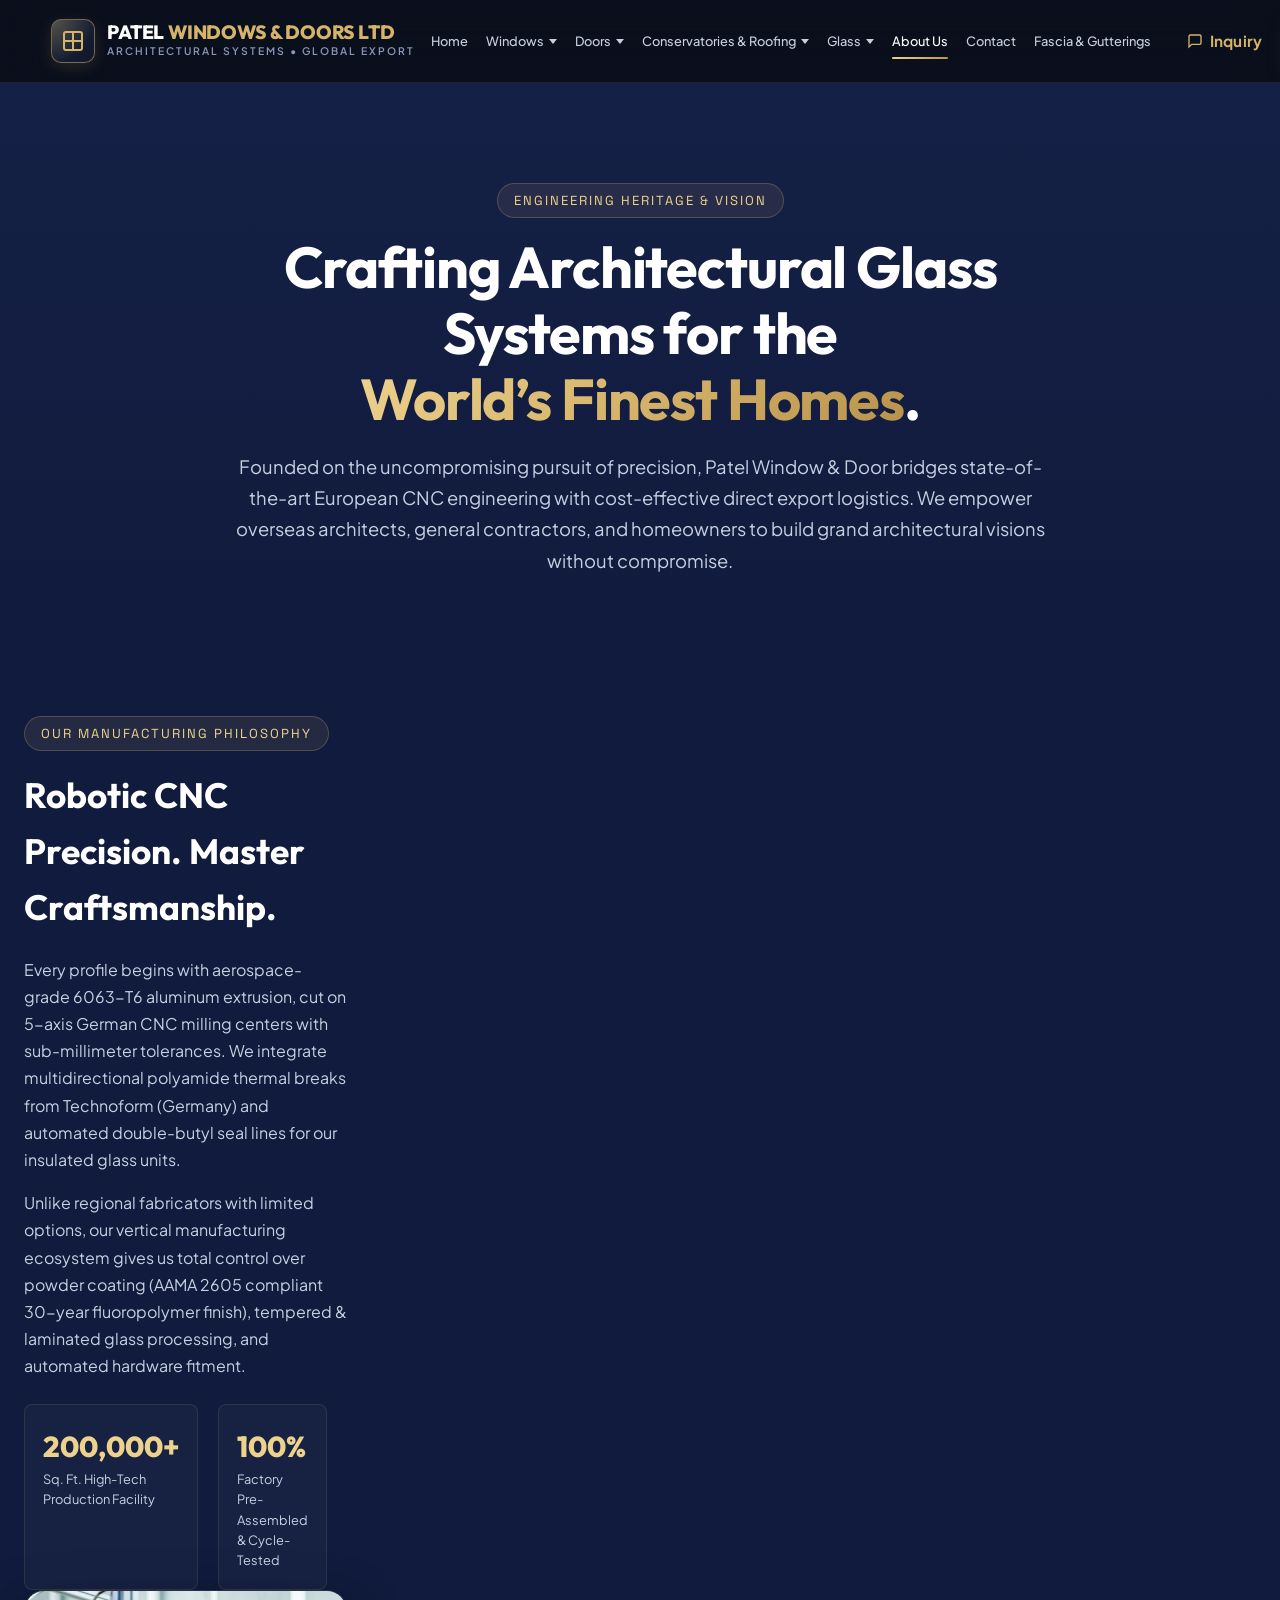
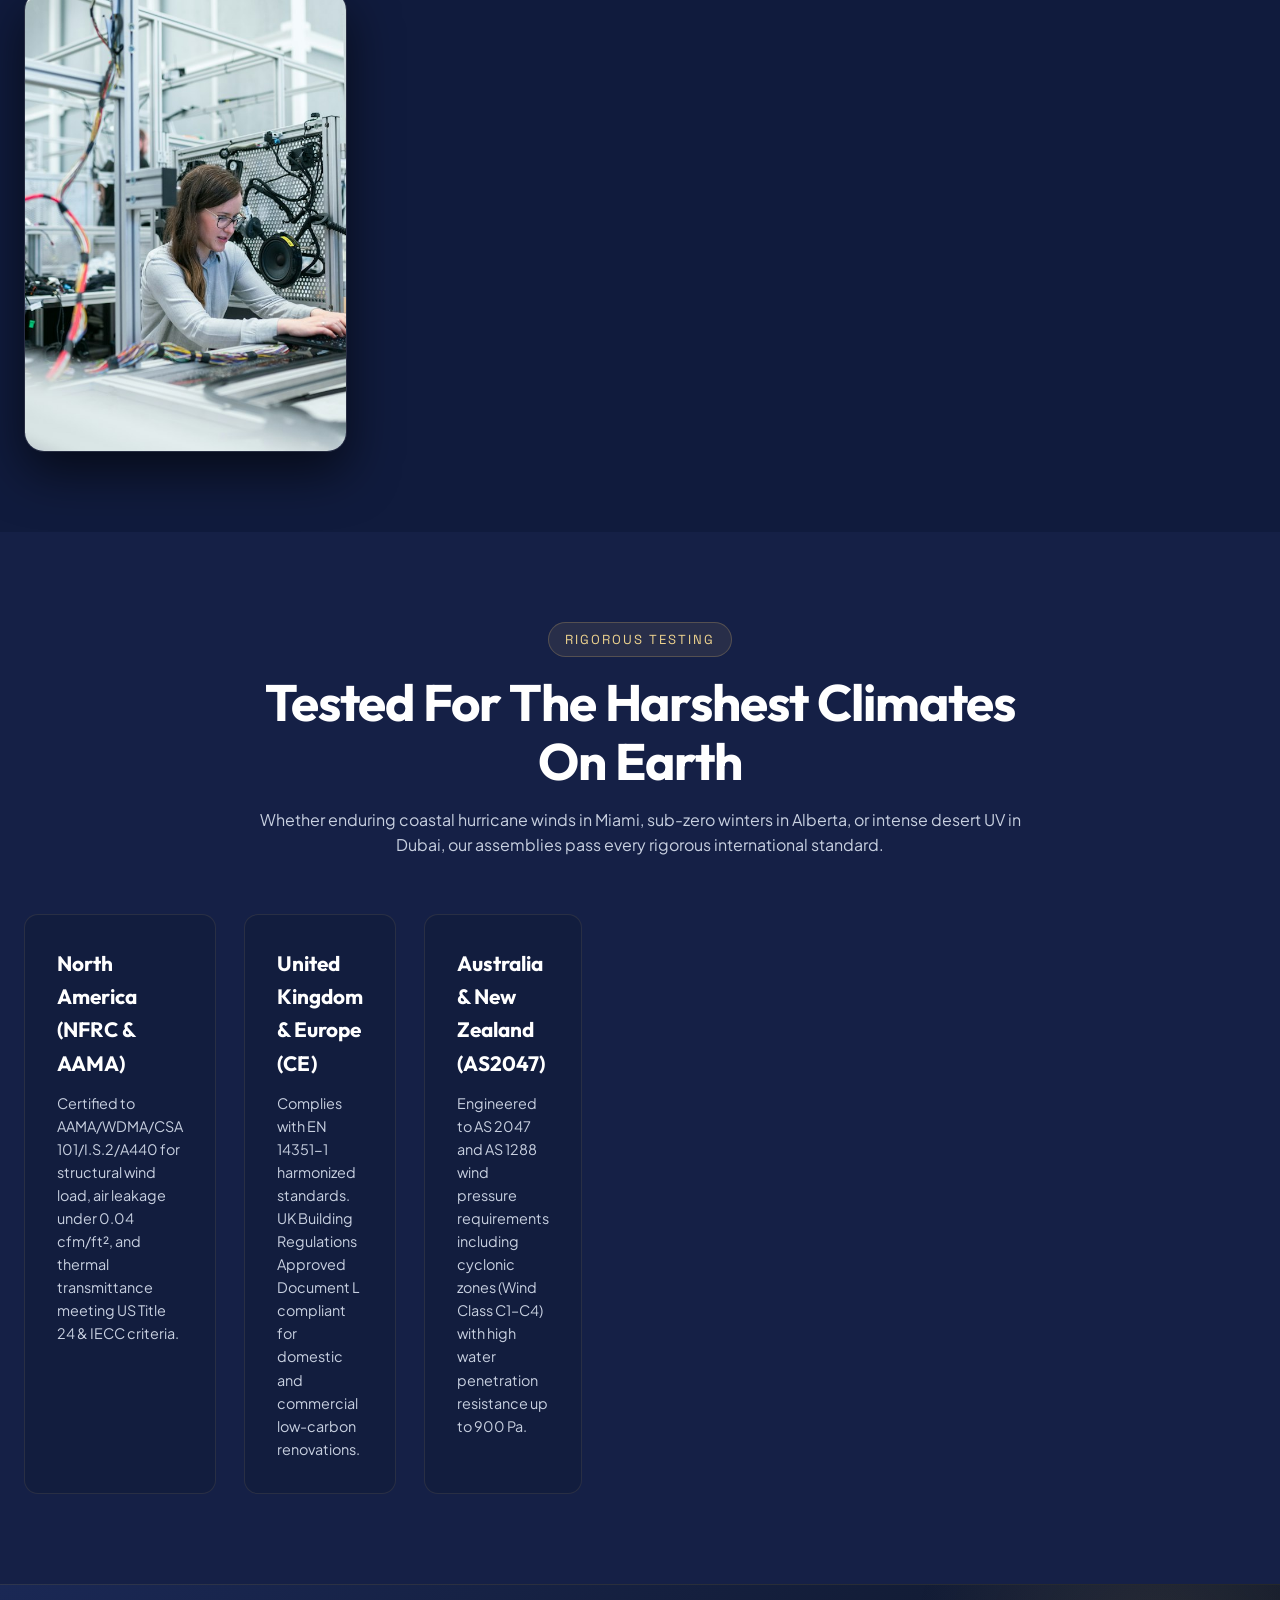
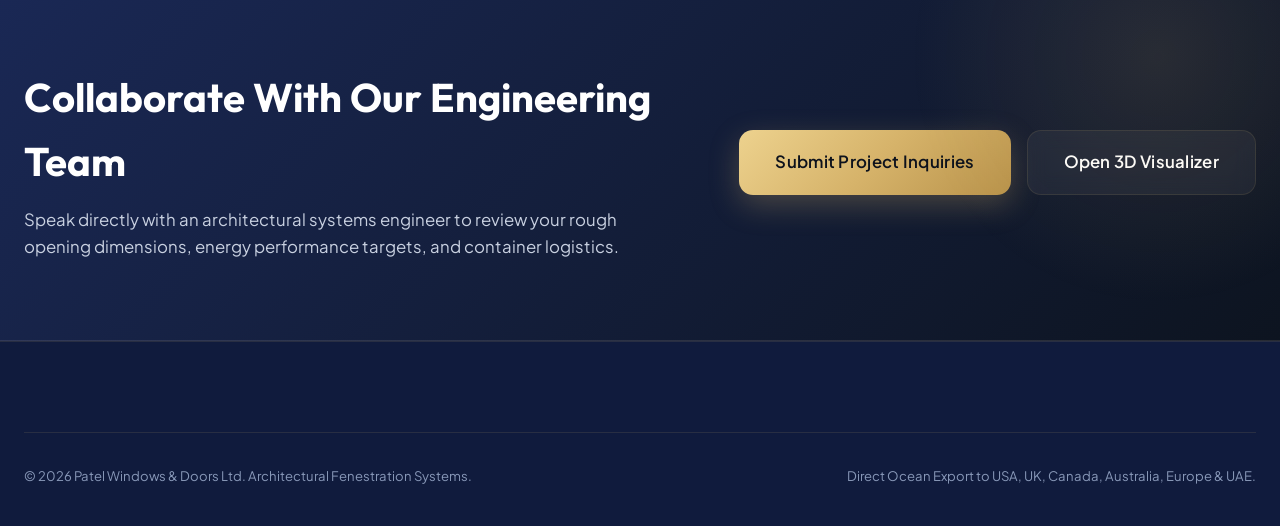
<file: about.html>
<!DOCTYPE html>
<html lang="en">

<head>
  <meta charset="UTF-8">
  <meta name="viewport" content="width=device-width, initial-scale=1.0">
  <title>About Patel Windows & Doors Ltd | Precision Fenestration Engineering & Global Heritage</title>
  <meta name="description"
    content="Discover Patel Windows & Doors Ltd. Over two decades of engineering excellence, manufacturing high-performance thermally-broken aluminum, oak wood-clad, and UPVC systems for premier international residences.">

  <!-- Favicon SVG -->
  <link rel="icon" type="image/svg+xml"
    href="data:image/svg+xml,<svg xmlns='http://www.w3.org/2000/svg' viewBox='0 0 100 100'><rect width='100' height='100' rx='20' fill='%230a0e17'/><rect x='15' y='15' width='70' height='70' rx='6' fill='none' stroke='%23d4af37' stroke-width='8'/><line x1='50' y1='15' x2='50' y2='85' stroke='%23d4af37' stroke-width='6'/><line x1='15' y1='50' x2='85' y2='50' stroke='%23d4af37' stroke-width='6'/></svg>">

  <!-- Google Fonts -->
  <link rel="preconnect" href="https://fonts.googleapis.com">
  <link rel="preconnect" href="https://fonts.gstatic.com" crossorigin>
  <link
    href="https://fonts.googleapis.com/css2?family=Outfit:wght@300;400;500;600;700;800&family=Plus+Jakarta+Sans:wght@300;400;500;600;700&family=Space+Grotesk:wght@500;700&display=swap"
    rel="stylesheet">

  <link rel="stylesheet" href="css/style.css">

</head>

<body>

  <!-- ======= PAGE TRANSITION OVERLAY ======= -->
  <div id="page-transition" aria-hidden="true" style="display:none;">
    <div class="di-bg">
      <div class="di-particle" style="left:10%;animation-delay:0s;"></div>
      <div class="di-particle" style="left:30%;animation-delay:0.3s;"></div>
      <div class="di-particle" style="left:55%;animation-delay:0.6s;"></div>
      <div class="di-particle" style="left:78%;animation-delay:0.1s;"></div>
      <div class="di-particle" style="left:90%;animation-delay:0.9s;"></div>
    </div>
    <div class="pt-scene">
      <div class="di-floor"></div>
      <div class="di-step"></div>
      <div class="di-frame">
        <div class="di-frame-top"></div>
        <div class="di-frame-left"></div>
        <div class="di-frame-right"></div>
        <div class="di-door di-door-left" id="ptDoorL">
          <div class="di-door-face">
            <div class="di-door-inset di-inset-1"></div>
            <div class="di-door-inset di-inset-2"></div>
            <div class="di-door-inset di-inset-3"></div>
            <div class="di-door-inset di-inset-4"></div>
            <div class="di-door-glass"></div>
          </div>
          <div class="di-handle di-handle-r"></div>
        </div>
        <div class="di-door di-door-right" id="ptDoorR">
          <div class="di-door-face">
            <div class="di-door-inset di-inset-1"></div>
            <div class="di-door-inset di-inset-2"></div>
            <div class="di-door-inset di-inset-3"></div>
            <div class="di-door-inset di-inset-4"></div>
            <div class="di-door-glass"></div>
          </div>
          <div class="di-handle di-handle-l"></div>
        </div>
        <div class="di-seam"></div>
      </div>
    </div>
    <!-- Brand name shown behind opening doors -->
    <div class="di-welcome pt-welcome">
      <div class="di-welcome-inner">
        <div class="di-logo-wrap">
          <svg width="72" height="72" viewBox="0 0 100 100" fill="none">
            <rect width="100" height="100" rx="20" fill="#101B3D" stroke="#D6B36A" stroke-width="4" />
            <rect x="13" y="13" width="74" height="74" rx="6" fill="none" stroke="#D6B36A" stroke-width="6" />
            <line x1="50" y1="13" x2="50" y2="87" stroke="#D6B36A" stroke-width="4.5" />
            <line x1="13" y1="50" x2="87" y2="50" stroke="#D6B36A" stroke-width="4.5" />
          </svg>
        </div>
        <div class="di-gold-line"></div>
        <p class="di-sub">— WELCOME TO —</p>
        <h1 class="di-title">Patel Windows<br><span>&amp; Doors Ltd</span></h1>
        <p class="di-tagline">Quality You Can See &nbsp;&middot;&nbsp; Service You Can Trust</p>
        <div class="di-gold-line"></div>
      </div>
    </div>
  </div>
  <!-- /#page-transition -->


  <!-- ======= PAGE TRANSITION OVERLAY ======= -->



  <!-- Header -->
  <header class="site-header">
    <div class="container header-inner">
      <a href="index.html" class="brand-logo" aria-label="Patel Windows & Doors Ltd Home">
        <div class="logo-icon">
          <svg width="24" height="24" viewBox="0 0 24 24" fill="none" stroke="currentColor" stroke-width="2"
            style="color:var(--gold-primary);">
            <rect x="3" y="3" width="18" height="18" rx="2" />
            <line x1="3" y1="12" x2="21" y2="12" />
            <line x1="12" y1="3" x2="12" y2="21" />
          </svg>
        </div>
        <div class="logo-text">
          <span class="logo-title">PATEL <span>WINDOWS & DOORS LTD</span></span>
          <span class="logo-tagline">ARCHITECTURAL SYSTEMS • GLOBAL EXPORT</span>
        </div>
      </a>

      <nav class="nav-menu" aria-label="Primary Navigation">
        <a href="index.html" class="nav-link">Home</a>
        <div class="nav-dropdown">
          <a href="windows.html" class="nav-link">Windows <span class="dropdown-arrow"></span></a>
          <div class="nav-dropdown-menu">
            <a href="windows.html#upvc" class="nav-dropdown-item"><span class="item-num">1</span> uPVC Windows</a>
            <a href="windows.html#aluminium" class="nav-dropdown-item"><span class="item-num">2</span> Aluminium Windows</a>
            <a href="windows.html#flush-casement" class="nav-dropdown-item"><span class="item-num">3</span> Flush Casement Windows</a>
            <a href="windows.html#sliding-sash" class="nav-dropdown-item"><span class="item-num">4</span> Sliding Sash Windows</a>
            <a href="windows.html#tilt-turn" class="nav-dropdown-item"><span class="item-num">5</span> Tilt and Turn Windows</a>
            <a href="windows.html#french-casement" class="nav-dropdown-item"><span class="item-num">6</span> French Casement Windows</a>
            <a href="windows.html#bay-bow" class="nav-dropdown-item"><span class="item-num">7</span> Bay and Bow Windows</a>
            <div class="nav-dropdown-divider"></div>
            <a href="windows.html#heritage" class="nav-dropdown-item"><span class="item-num">8</span> Heritage Windows</a>
            <a href="windows.html#timber" class="nav-dropdown-item"><span class="item-num">9</span> Timber Windows</a>
            <a href="windows.html#roof-skylights" class="nav-dropdown-item"><span class="item-num">10</span> Roof Windows &amp; Skylights</a>
            <a href="windows.html#commercial" class="nav-dropdown-item"><span class="item-num">11</span> Commercial Windows</a>
            <a href="windows.html#bespoke" class="nav-dropdown-item"><span class="item-num">12</span> Bespoke Windows</a>
          </div>
        </div>
        <div class="nav-dropdown">
          <a href="doors.html" class="nav-link">Doors <span class="dropdown-arrow"></span></a>
          <div class="nav-dropdown-menu">
            <a href="doors.html#single-upvc-doors" class="nav-dropdown-item"><span class="item-num">1</span> Single Upvc Doors</a>
            <a href="doors.html#composite-doors" class="nav-dropdown-item"><span class="item-num">2</span> Composite Doors</a>
            <a href="doors.html#bifold-doors" class="nav-dropdown-item"><span class="item-num">3</span> Bifold Doors</a>
          </div>
        </div>
        <div class="nav-dropdown">
          <a href="conservatories.html" class="nav-link">Conservatories &amp; Roofing <span class="dropdown-arrow"></span></a>
          <div class="nav-dropdown-menu">
            <a href="conservatories.html#roof-lanterns" class="nav-dropdown-item"><span class="item-num">1</span> Roof Lanterns</a>
            <a href="conservatories.html#conservatory" class="nav-dropdown-item"><span class="item-num">2</span> Conservatory</a>
          </div>
        </div>
        <div class="nav-dropdown">
          <a href="glass.html" class="nav-link">Glass <span class="dropdown-arrow"></span></a>
          <div class="nav-dropdown-menu">
            <a href="glass.html#clear-double" class="nav-dropdown-item"><span class="item-num">1</span> Clear Double Glazing</a>
            <a href="glass.html#triple-glazing" class="nav-dropdown-item"><span class="item-num">2</span> Triple Glazing</a>
            <a href="glass.html#low-e" class="nav-dropdown-item"><span class="item-num">3</span> Low-E Glass</a>
            <a href="glass.html#toughened" class="nav-dropdown-item"><span class="item-num">4</span> Toughened Safety Glass</a>
            <a href="glass.html#laminated" class="nav-dropdown-item"><span class="item-num">5</span> Laminated Safety Glass</a>
            <a href="glass.html#acoustic" class="nav-dropdown-item"><span class="item-num">6</span> Acoustic Glass</a>
            <a href="glass.html#solar-control" class="nav-dropdown-item"><span class="item-num">7</span> Solar-Control Glass</a>
            <div class="nav-dropdown-divider"></div>
            <a href="glass.html#obscure" class="nav-dropdown-item"><span class="item-num">8</span> Obscure Privacy Glass</a>
            <a href="glass.html#frosted" class="nav-dropdown-item"><span class="item-num">9</span> Frosted Glass</a>
            <a href="glass.html#georgian" class="nav-dropdown-item"><span class="item-num">10</span> Georgian Decorative Glass</a>
            <a href="glass.html#leaded" class="nav-dropdown-item"><span class="item-num">11</span> Leaded Decorative Glass</a>
            <a href="glass.html#tinted" class="nav-dropdown-item"><span class="item-num">12</span> Tinted Glass</a>
          </div>
        </div>
        <a href="about.html" class="nav-link active">About Us</a>
        <a href="contact.html" class="nav-link">Contact</a>
        <a href="fascia.html" class="nav-link" style="white-space:nowrap;">Fascia &amp; Gutterings</a>
        <div class="mobile-nav-actions">
          <a href="#" class="btn btn-outline btn-sm mobile-quote-btn inq-open-btn" style="border-color:#D6B36A;color:#D6B36A;white-space:nowrap;">Inquiry</a>
          <a href="feedback.html" class="btn btn-primary btn-sm mobile-quote-btn">Feedback</a>
        </div>
      </nav>

        <div class="header-actions">
          <a href="#" class="btn btn-outline inq-open-btn" style="border-color:#D6B36A;color:#D6B36A;font-size:0.95rem;padding:10px 20px;font-weight:700;display:inline-flex;align-items:center;gap:7px;">
            <svg width="16" height="16" viewBox="0 0 24 24" fill="none" stroke="currentColor" stroke-width="2"><path d="M21 15a2 2 0 0 1-2 2H7l-4 4V5a2 2 0 0 1 2-2h14a2 2 0 0 1 2 2z"></path></svg>
            Inquiry
          </a>
          <a href="feedback.html" class="btn btn-primary" style="font-size:0.95rem;padding:10px 20px;font-weight:700;display:inline-flex;align-items:center;gap:7px;">
            <svg width="16" height="16" viewBox="0 0 24 24" fill="none" stroke="currentColor" stroke-width="2"><path d="M14 2H6a2 2 0 0 0-2 2v16a2 2 0 0 0 2 2h12a2 2 0 0 0 2-2V8z"></path><polyline points="14 2 14 8 20 8"></polyline></svg>
            Feedback
          </a>
          <button class="mobile-toggle" id="mobile-toggle" aria-label="Toggle navigation menu" aria-expanded="false">
          <span class="toggle-bar"></span>
          <span class="toggle-bar"></span>
          <span class="toggle-bar"></span>
        </button>
        </div>
    </div>
  </header>

  <main>
    <!-- About Hero -->
    <section
      style="padding: 100px 0 60px; background: linear-gradient(180deg, var(--bg-secondary) 0%, var(--bg-primary) 100%);">
      <div class="container" style="text-align: center; max-width: 860px;">
        <span class="eyebrow">Engineering Heritage & Vision</span>
        <h1 class="section-title" style="font-size: clamp(2.4rem, 4.5vw, 3.8rem);">
          Crafting Architectural Glass Systems for the <span class="gold-gradient-text">World’s Finest Homes</span>.
        </h1>
        <p class="section-subtitle" style="font-size: 1.15rem; line-height: 1.7; margin-top: 18px;">
          Founded on the uncompromising pursuit of precision, Patel Window & Door bridges state-of-the-art European CNC
          engineering with cost-effective direct export logistics. We empower overseas architects, general contractors,
          and homeowners to build grand architectural visions without compromise.
        </p>
      </div>
    </section>

    <!-- Factory & Precision Machining -->
    <section style="padding: 80px 0; background: var(--bg-primary);">
      <div class="container">
        <div style="display: grid; grid-template-columns: 1fr 1fr; gap: 48px; align-items: center;">
          <div class="about-hero-grid">
            <div>
              <span class="eyebrow">Our Manufacturing Philosophy</span>
              <h2 style="font-family: var(--font-heading); font-size: 2.2rem; margin-bottom: 20px; color: #fff;">
                Robotic CNC Precision. Master Craftsmanship.
              </h2>
              <p style="color: var(--text-secondary); margin-bottom: 16px; line-height: 1.7;">
                Every profile begins with aerospace-grade 6063-T6 aluminum extrusion, cut on 5-axis German CNC milling
                centers with sub-millimeter tolerances. We integrate multidirectional polyamide thermal breaks from
                Technoform (Germany) and automated double-butyl seal lines for our insulated glass units.
              </p>
              <p style="color: var(--text-secondary); margin-bottom: 24px; line-height: 1.7;">
                Unlike regional fabricators with limited options, our vertical manufacturing ecosystem gives us total
                control over powder coating (AAMA 2605 compliant 30-year fluoropolymer finish), tempered & laminated
                glass processing, and automated hardware fitment.
              </p>
              <div style="display: grid; grid-template-columns: 1fr 1fr; gap: 20px;">
                <div class="about-stat-duo">
                  <div
                    style="background: rgba(255,255,255,0.03); border: 1px solid var(--border-subtle); padding: 18px; border-radius: var(--radius-sm);">
                    <div
                      style="font-family: var(--font-heading); font-size: 1.8rem; font-weight: 800; color: var(--gold-light);">
                      200,000+</div>
                    <div style="font-size: 0.8rem; color: var(--text-secondary);">Sq. Ft. High-Tech Production Facility
                    </div>
                  </div>
                  <div
                    style="background: rgba(255,255,255,0.03); border: 1px solid var(--border-subtle); padding: 18px; border-radius: var(--radius-sm);">
                    <div
                      style="font-family: var(--font-heading); font-size: 1.8rem; font-weight: 800; color: var(--gold-light);">
                      100%</div>
                    <div style="font-size: 0.8rem; color: var(--text-secondary);">Factory Pre-Assembled & Cycle-Tested
                    </div>
                  </div>
                </div>
              </div>
              <div
                style="border-radius: var(--radius-lg); overflow: hidden; border: 1px solid var(--border-subtle); box-shadow: var(--shadow-lg);">
                <img src="assets/images/factory-crafting.jpg" alt="High-tech window and door fabrication factory"
                  style="width: 100%; height: 460px; object-fit: cover;">
              </div>
            </div>
          </div>
        </div>
      </div>
    </section>

    <!-- Global Standards Grid -->
    <section style="padding: 90px 0; background: var(--bg-secondary);">
      <div class="container">
        <div class="section-header">
          <span class="eyebrow">Rigorous Testing</span>
          <h2 class="section-title">Tested For The Harshest Climates On Earth</h2>
          <p class="section-subtitle">
            Whether enduring coastal hurricane winds in Miami, sub-zero winters in Alberta, or intense desert UV in
            Dubai, our assemblies pass every rigorous international standard.
          </p>
        </div>

        <div style="display: grid; grid-template-columns: repeat(3, 1fr); gap: 28px;">
          <div class="about-standards-grid">
            <div
              style="background: var(--bg-glass-card); border: 1px solid var(--border-subtle); padding: 32px; border-radius: var(--radius-md);">
              <h3 style="font-family: var(--font-heading); font-size: 1.3rem; color: #fff; margin-bottom: 12px;">North
                America (NFRC & AAMA)</h3>
              <p style="font-size: 0.9rem; color: var(--text-secondary); line-height: 1.6;">
                Certified to AAMA/WDMA/CSA 101/I.S.2/A440 for structural wind load, air leakage under 0.04 cfm/ft², and
                thermal transmittance meeting US Title 24 & IECC criteria.
              </p>
            </div>
            <div
              style="background: var(--bg-glass-card); border: 1px solid var(--border-subtle); padding: 32px; border-radius: var(--radius-md);">
              <h3 style="font-family: var(--font-heading); font-size: 1.3rem; color: #fff; margin-bottom: 12px;">United
                Kingdom & Europe (CE)</h3>
              <p style="font-size: 0.9rem; color: var(--text-secondary); line-height: 1.6;">
                Complies with EN 14351-1 harmonized standards. UK Building Regulations Approved Document L compliant for
                domestic and commercial low-carbon renovations.
              </p>
            </div>
            <div
              style="background: var(--bg-glass-card); border: 1px solid var(--border-subtle); padding: 32px; border-radius: var(--radius-md);">
              <h3 style="font-family: var(--font-heading); font-size: 1.3rem; color: #fff; margin-bottom: 12px;">
                Australia & New Zealand (AS2047)</h3>
              <p style="font-size: 0.9rem; color: var(--text-secondary); line-height: 1.6;">
                Engineered to AS 2047 and AS 1288 wind pressure requirements including cyclonic zones (Wind Class C1–C4)
                with high water penetration resistance up to 900 Pa.
              </p>
            </div>
          </div>
        </div>
      </div>
    </section>

    <!-- Call to Action -->
    <section class="quote-banner">
      <div class="container quote-banner-inner">
        <div class="quote-banner-text">
          <h2 class="quote-banner-title">Collaborate With Our Engineering Team</h2>
          <p class="quote-banner-desc">
            Speak directly with an architectural systems engineer to review your rough opening dimensions, energy
            performance targets, and container logistics.
          </p>
        </div>
        <div class="quote-banner-actions">
          <a href="contact.html" class="btn btn-primary btn-lg">Submit Project Inquiries</a>
          <a href="index.html#visualizer" class="btn btn-secondary btn-lg">Open 3D Visualizer</a>
        </div>
      </div>
    </section>
  </main>

  <!-- Footer -->
  <footer class="site-footer">
    <div class="container">
      <div class="footer-bottom">
        <div>&copy; 2026 Patel Windows & Doors Ltd. Architectural Fenestration Systems.</div>
        <div>Direct Ocean Export to USA, UK, Canada, Australia, Europe & UAE.</div>
      </div>
    </div>
  </footer>

  <script src="js/main.js"></script>


  <script id="page-transition-js">
  /* ===== PAGE TRANSITION - door opens on nav click ===== */
  (function () {
    var pt = document.getElementById('page-transition');
    if (!pt) return;

    var navigating = false;

    function runTransition(href) {
      if (navigating) return;
      navigating = true;

      pt.style.display = 'flex';

      requestAnimationFrame(function () {
        requestAnimationFrame(function () {
          pt.classList.add('pt-active');
          setTimeout(function () {
            pt.classList.add('pt-open');
            setTimeout(function () {
              // Signal index.html to skip its startup door animation
              if (href === 'index.html' || href.endsWith('/index.html') || href.endsWith('/')) {
                sessionStorage.setItem('pt_navigated', '1');
              }
              window.location.href = href;
            }, 1200);
          }, 200);
        });
      });
    }

    var links = document.querySelectorAll(
      'a[href].nav-link, a[href].nav-dropdown-item, ' +
      'a[href].brand-logo, a[href].footer-link, ' +
      'a[href][class*="btn"], a[href].mobile-quote-btn, ' +
      'a[href].inq-open-btn'
    );

    links.forEach(function (el) {
      var href = el.getAttribute('href');
      if (!href || href.charAt(0) === '#' || href === '') return;
      if (href.indexOf('mailto:') === 0 || href.indexOf('tel:') === 0) return;
      if (href.indexOf('http') === 0 && href.indexOf(window.location.hostname) === -1) return;

      el.addEventListener('click', function (e) {
        if (e.ctrlKey || e.metaKey || e.shiftKey) return;
        e.preventDefault();
        e.stopPropagation();
        runTransition(href);
      }, true);
    });
  })();
  </script>


  <!-- ======= INQUIRY MODAL ======= -->
  <div id="inquiry-modal" class="inq-overlay" aria-hidden="true" role="dialog" aria-modal="true" aria-labelledby="inqModalTitle">
    <div class="inq-box">
      <button class="inq-close" id="inqClose" aria-label="Close">&times;</button>
      <div class="inq-header">
        <svg width="36" height="36" viewBox="0 0 100 100" fill="none">
          <rect width="100" height="100" rx="20" fill="#101B3D" stroke="#D6B36A" stroke-width="4"/>
          <rect x="13" y="13" width="74" height="74" rx="6" fill="none" stroke="#D6B36A" stroke-width="6"/>
          <line x1="50" y1="13" x2="50" y2="87" stroke="#D6B36A" stroke-width="4.5"/>
          <line x1="13" y1="50" x2="87" y2="50" stroke="#D6B36A" stroke-width="4.5"/>
        </svg>
        <div>
          <h2 id="inqModalTitle" class="inq-title">Make an Enquiry</h2>
          <p class="inq-sub">Our team will get back to you within 24 hours</p>
        </div>
      </div>
      <form id="inquiryForm" class="inq-form" novalidate>
        <div class="inq-row">
          <div class="inq-field">
            <label for="inqName">Full Name *</label>
            <input type="text" id="inqName" name="name" placeholder="Your full name" required>
          </div>
          <div class="inq-field">
            <label for="inqPhone">Phone Number *</label>
            <input type="tel" id="inqPhone" name="phone" placeholder="+44 7700 000000" required>
          </div>
        </div>
        <div class="inq-field">
          <label for="inqEmail">Email Address *</label>
          <input type="email" id="inqEmail" name="email" placeholder="your@email.com" required>
        </div>
        <div class="inq-field">
          <label for="inqService">Service Interested In</label>
          <select id="inqService" name="service">
            <option value="">— Select a service —</option>
            <optgroup label="Windows">
              <option>uPVC Windows</option>
              <option>Aluminium Windows</option>
              <option>Timber Windows</option>
              <option>Flush Casement Windows</option>
              <option>Tilt &amp; Turn Windows</option>
              <option>Bay &amp; Bow Windows</option>
            </optgroup>
            <optgroup label="Doors">
              <option>Composite Doors</option>
              <option>uPVC Doors</option>
              <option>Bifold Doors</option>
              <option>Aluminium Doors</option>
            </optgroup>
            <optgroup label="Conservatories &amp; Roofing">
              <option>Conservatories</option>
              <option>Roof Lanterns</option>
              <option>Orangeries</option>
            </optgroup>
            <optgroup label="Glass">
              <option>Double Glazing</option>
              <option>Triple Glazing</option>
              <option>Patterned Glass</option>
            </optgroup>
            <optgroup label="Fascia &amp; Gutterings">
              <option>Fascia Boards</option>
              <option>Guttering</option>
              <option>Soffits</option>
            </optgroup>
          </select>
        </div>
        <div class="inq-field">
          <label for="inqMsg">Message / Additional Details</label>
          <textarea id="inqMsg" name="message" rows="4" placeholder="Tell us about your project, measurements, preferences..."></textarea>
        </div>
        <button type="submit" class="inq-submit">
          <svg width="18" height="18" viewBox="0 0 24 24" fill="none" stroke="currentColor" stroke-width="2"><line x1="22" y1="2" x2="11" y2="13"/><polygon points="22 2 15 22 11 13 2 9 22 2"/></svg>
          Send Enquiry
        </button>
        <p class="inq-privacy">By submitting, you agree to be contacted by Patel Windows &amp; Doors Ltd regarding your enquiry.</p>
      </form>
      <div id="inqSuccess" class="inq-success" style="display:none;">
        <svg width="56" height="56" viewBox="0 0 24 24" fill="none" stroke="#D6B36A" stroke-width="2"><circle cx="12" cy="12" r="10"/><polyline points="9 12 11 14 15 10"/></svg>
        <h3>Enquiry Sent!</h3>
        <p>Thank you! We will contact you within 24 hours.</p>
        <button class="inq-submit" onclick="document.getElementById('inquiry-modal').classList.remove('inq-open');document.body.style.overflow='';">Close</button>
      </div>
    </div>
  </div>
  <!-- /#inquiry-modal -->

  <style id="inquiry-modal-css">
    .inq-overlay {
      display: none;
      position: fixed;
      inset: 0;
      z-index: 1000000;
      background: rgba(6, 13, 32, 0.85);
      backdrop-filter: blur(6px);
      align-items: center;
      justify-content: center;
      padding: 16px;
      opacity: 0;
      transition: opacity 0.3s ease;
    }
    .inq-overlay.inq-open {
      display: flex;
      opacity: 1;
    }
    .inq-box {
      background: linear-gradient(145deg, #152046 0%, #101B3D 100%);
      border: 1px solid rgba(214,179,106,0.3);
      border-radius: 16px;
      padding: 32px;
      width: 100%;
      max-width: 560px;
      max-height: 90vh;
      overflow-y: auto;
      position: relative;
      box-shadow: 0 20px 60px rgba(0,0,0,0.6);
      animation: inqSlideUp 0.35s ease;
    }
    @keyframes inqSlideUp {
      from { transform: translateY(30px); opacity: 0; }
      to   { transform: translateY(0);    opacity: 1; }
    }
    .inq-close {
      position: absolute;
      top: 14px; right: 16px;
      background: none; border: none;
      color: rgba(214,179,106,0.7);
      font-size: 1.8rem; cursor: pointer;
      line-height: 1;
      transition: color 0.2s;
    }
    .inq-close:hover { color: #D6B36A; }
    .inq-header {
      display: flex;
      align-items: center;
      gap: 14px;
      margin-bottom: 24px;
      padding-bottom: 18px;
      border-bottom: 1px solid rgba(214,179,106,0.2);
    }
    .inq-title {
      font-size: 1.3rem;
      font-weight: 700;
      color: #D6B36A;
      margin: 0 0 2px;
    }
    .inq-sub {
      font-size: 0.82rem;
      color: rgba(200,208,224,0.65);
      margin: 0;
    }
    .inq-form { display: flex; flex-direction: column; gap: 16px; }
    .inq-row { display: grid; grid-template-columns: 1fr 1fr; gap: 14px; }
    @media (max-width: 480px) { .inq-row { grid-template-columns: 1fr; } }
    .inq-field { display: flex; flex-direction: column; gap: 6px; }
    .inq-field label {
      font-size: 0.82rem;
      font-weight: 600;
      color: #C8D0E0;
      letter-spacing: 0.03em;
    }
    .inq-field input,
    .inq-field select,
    .inq-field textarea {
      background: rgba(255,255,255,0.05);
      border: 1px solid rgba(214,179,106,0.25);
      border-radius: 8px;
      color: #fff;
      padding: 10px 14px;
      font-size: 0.9rem;
      font-family: inherit;
      outline: none;
      transition: border-color 0.2s;
    }
    .inq-field input:focus,
    .inq-field select:focus,
    .inq-field textarea:focus {
      border-color: #D6B36A;
      background: rgba(214,179,106,0.07);
    }
    .inq-field select option { background: #101B3D; color: #fff; }
    .inq-field select optgroup { background: #0a1430; color: #D6B36A; font-weight: 700; font-size: 0.82rem; letter-spacing: 0.05em; }
    .inq-field textarea { resize: vertical; min-height: 90px; }
    .inq-submit {
      display: flex;
      align-items: center;
      justify-content: center;
      gap: 8px;
      background: linear-gradient(135deg, #D6B36A, #B8924A);
      color: #101B3D;
      border: none;
      border-radius: 8px;
      padding: 13px 24px;
      font-size: 0.95rem;
      font-weight: 700;
      cursor: pointer;
      transition: transform 0.2s, box-shadow 0.2s;
      margin-top: 4px;
    }
    .inq-submit:hover { transform: translateY(-2px); box-shadow: 0 6px 20px rgba(214,179,106,0.35); }
    .inq-privacy {
      font-size: 0.74rem;
      color: rgba(200,208,224,0.45);
      text-align: center;
      margin: 0;
    }
    .inq-success {
      text-align: center;
      padding: 20px 0;
      display: flex;
      flex-direction: column;
      align-items: center;
      gap: 12px;
    }
    .inq-success h3 { color: #D6B36A; font-size: 1.4rem; margin: 0; }
    .inq-success p  { color: #C8D0E0; margin: 0; }
  </style>

  <script id="inquiry-modal-js">
  (function(){
    var modal   = document.getElementById('inquiry-modal');
    var form    = document.getElementById('inquiryForm');
    var success = document.getElementById('inqSuccess');
    var closeBtn= document.getElementById('inqClose');
    if (!modal) return;

    function openModal() {
      modal.style.display = 'flex';
      requestAnimationFrame(function(){
        modal.classList.add('inq-open');
      });
      document.body.style.overflow = 'hidden';
    }
    function closeModal() {
      modal.classList.remove('inq-open');
      setTimeout(function(){ modal.style.display = 'none'; }, 300);
      document.body.style.overflow = '';
    }

    // Open on all Inquiry buttons
    document.querySelectorAll('.inq-open-btn').forEach(function(btn){
      btn.addEventListener('click', function(e){
        e.preventDefault();
        openModal();
      });
    });

    closeBtn.addEventListener('click', closeModal);
    modal.addEventListener('click', function(e){ if(e.target === modal) closeModal(); });
    document.addEventListener('keydown', function(e){ if(e.key==='Escape') closeModal(); });

    if (form) {
      form.addEventListener('submit', function(e){
        e.preventDefault();
        // Basic validation
        var name  = document.getElementById('inqName').value.trim();
        var phone = document.getElementById('inqPhone').value.trim();
        var email = document.getElementById('inqEmail').value.trim();
        if (!name || !phone || !email) {
          alert('Please fill in Name, Phone and Email fields.');
          return;
        }
        // Show success
        form.style.display = 'none';
        success.style.display = 'flex';
      });
    }
  })();
  </script>

</body>

</html>
</file>
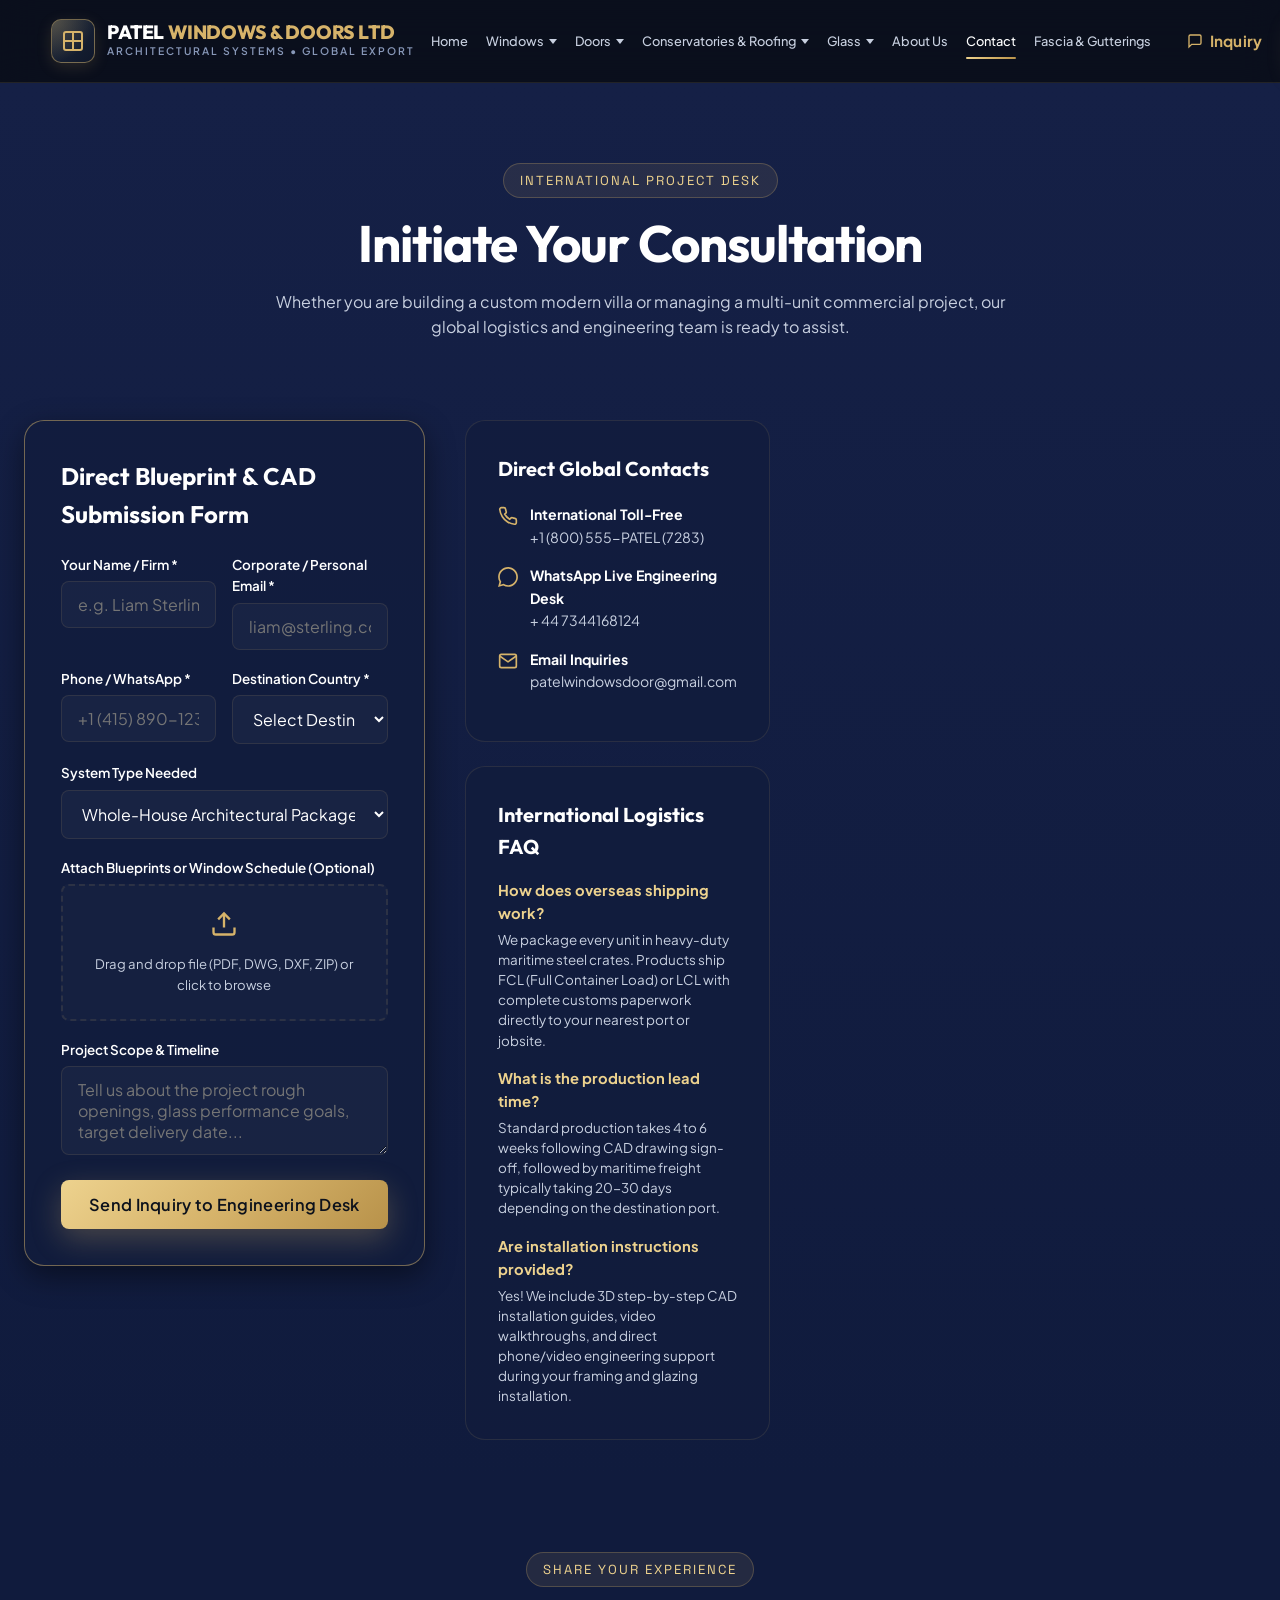
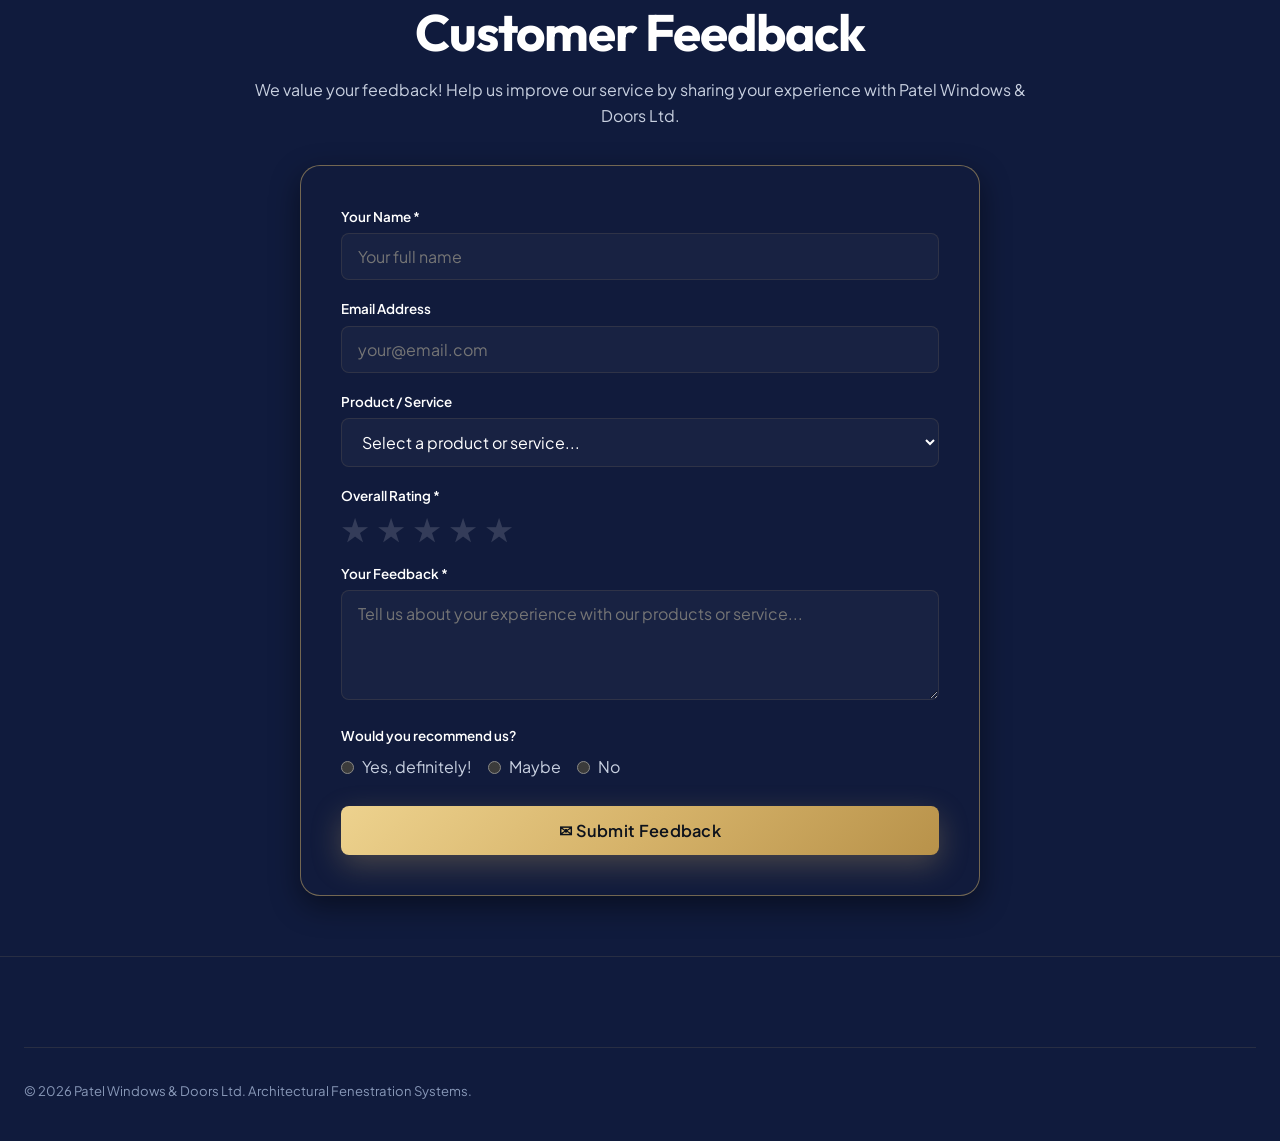
<file: contact.html>
<!DOCTYPE html>
<html lang="en">

<head>
  <meta charset="UTF-8">
  <meta name="viewport" content="width=device-width, initial-scale=1.0">
  <title>Contact & Global CAD Desk | Patel Windows & Doors Ltd</title>
  <meta name="description"
    content="Connect with Patel Windows & Doors Ltd. Submit your architectural blueprints and window schedules for direct export quotes and engineering consultation.">

  <!-- Favicon SVG -->
  <link rel="icon" type="image/svg+xml"
    href="data:image/svg+xml,<svg xmlns='http://www.w3.org/2000/svg' viewBox='0 0 100 100'><rect width='100' height='100' rx='20' fill='%230a0e17'/><rect x='15' y='15' width='70' height='70' rx='6' fill='none' stroke='%23d4af37' stroke-width='8'/><line x1='50' y1='15' x2='50' y2='85' stroke='%23d4af37' stroke-width='6'/><line x1='15' y1='50' x2='85' y2='50' stroke='%23d4af37' stroke-width='6'/></svg>">

  <!-- Google Fonts -->
  <link rel="preconnect" href="https://fonts.googleapis.com">
  <link rel="preconnect" href="https://fonts.gstatic.com" crossorigin>
  <link
    href="https://fonts.googleapis.com/css2?family=Outfit:wght@300;400;500;600;700;800&family=Plus+Jakarta+Sans:wght@300;400;500;600;700&family=Space+Grotesk:wght@500;700&display=swap"
    rel="stylesheet">

  <link rel="stylesheet" href="css/style.css">
  <style>
    @media (max-width: 768px) {
      .contact-main-grid {
        grid-template-columns: 1fr !important;
        gap: 24px !important;
      }
    }
    /* Star Rating */
    .star-rating { display: flex; gap: 8px; margin-top: 6px; }
    .star-rating .star {
      font-size: 2rem;
      color: rgba(255,255,255,0.15);
      cursor: pointer;
      transition: color 0.15s ease, transform 0.15s ease;
      line-height: 1;
    }
    .star-rating .star.active,
    .star-rating .star.hover { color: #D6B36A; transform: scale(1.15); }
  </style>

</head>

<body>

  <!-- ======= PAGE TRANSITION OVERLAY ======= -->
  <div id="page-transition" aria-hidden="true" style="display:none;">
    <div class="di-bg">
      <div class="di-particle" style="left:10%;animation-delay:0s;"></div>
      <div class="di-particle" style="left:30%;animation-delay:0.3s;"></div>
      <div class="di-particle" style="left:55%;animation-delay:0.6s;"></div>
      <div class="di-particle" style="left:78%;animation-delay:0.1s;"></div>
      <div class="di-particle" style="left:90%;animation-delay:0.9s;"></div>
    </div>
    <div class="pt-scene">
      <div class="di-floor"></div>
      <div class="di-step"></div>
      <div class="di-frame">
        <div class="di-frame-top"></div>
        <div class="di-frame-left"></div>
        <div class="di-frame-right"></div>
        <div class="di-door di-door-left" id="ptDoorL">
          <div class="di-door-face">
            <div class="di-door-inset di-inset-1"></div>
            <div class="di-door-inset di-inset-2"></div>
            <div class="di-door-inset di-inset-3"></div>
            <div class="di-door-inset di-inset-4"></div>
            <div class="di-door-glass"></div>
          </div>
          <div class="di-handle di-handle-r"></div>
        </div>
        <div class="di-door di-door-right" id="ptDoorR">
          <div class="di-door-face">
            <div class="di-door-inset di-inset-1"></div>
            <div class="di-door-inset di-inset-2"></div>
            <div class="di-door-inset di-inset-3"></div>
            <div class="di-door-inset di-inset-4"></div>
            <div class="di-door-glass"></div>
          </div>
          <div class="di-handle di-handle-l"></div>
        </div>
        <div class="di-seam"></div>
      </div>
    </div>
    <!-- Brand name shown behind opening doors -->
    <div class="di-welcome pt-welcome">
      <div class="di-welcome-inner">
        <div class="di-logo-wrap">
          <svg width="72" height="72" viewBox="0 0 100 100" fill="none">
            <rect width="100" height="100" rx="20" fill="#101B3D" stroke="#D6B36A" stroke-width="4" />
            <rect x="13" y="13" width="74" height="74" rx="6" fill="none" stroke="#D6B36A" stroke-width="6" />
            <line x1="50" y1="13" x2="50" y2="87" stroke="#D6B36A" stroke-width="4.5" />
            <line x1="13" y1="50" x2="87" y2="50" stroke="#D6B36A" stroke-width="4.5" />
          </svg>
        </div>
        <div class="di-gold-line"></div>
        <p class="di-sub">— WELCOME TO —</p>
        <h1 class="di-title">Patel Windows<br><span>&amp; Doors Ltd</span></h1>
        <p class="di-tagline">Quality You Can See &nbsp;&middot;&nbsp; Service You Can Trust</p>
        <div class="di-gold-line"></div>
      </div>
    </div>
  </div>
  <!-- /#page-transition -->


  <!-- ======= PAGE TRANSITION OVERLAY ======= -->



  <!-- Header -->
  <header class="site-header">
    <div class="container header-inner">
      <a href="index.html" class="brand-logo" aria-label="Patel Windows & Doors Ltd Home">
        <div class="logo-icon">
          <svg width="24" height="24" viewBox="0 0 24 24" fill="none" stroke="currentColor" stroke-width="2"
            style="color:var(--gold-primary);">
            <rect x="3" y="3" width="18" height="18" rx="2" />
            <line x1="3" y1="12" x2="21" y2="12" />
            <line x1="12" y1="3" x2="12" y2="21" />
          </svg>
        </div>
        <div class="logo-text">
          <span class="logo-title">PATEL <span>WINDOWS & DOORS LTD</span></span>
          <span class="logo-tagline">ARCHITECTURAL SYSTEMS • GLOBAL EXPORT</span>
        </div>
      </a>

      <nav class="nav-menu" aria-label="Primary Navigation">
        <a href="index.html" class="nav-link">Home</a>
        <div class="nav-dropdown">
          <a href="windows.html" class="nav-link">Windows <span class="dropdown-arrow"></span></a>
          <div class="nav-dropdown-menu">
            <a href="windows.html#upvc" class="nav-dropdown-item"><span class="item-num">1</span> uPVC Windows</a>
            <a href="windows.html#aluminium" class="nav-dropdown-item"><span class="item-num">2</span> Aluminium Windows</a>
            <a href="windows.html#flush-casement" class="nav-dropdown-item"><span class="item-num">3</span> Flush Casement Windows</a>
            <a href="windows.html#sliding-sash" class="nav-dropdown-item"><span class="item-num">4</span> Sliding Sash Windows</a>
            <a href="windows.html#tilt-turn" class="nav-dropdown-item"><span class="item-num">5</span> Tilt and Turn Windows</a>
            <a href="windows.html#french-casement" class="nav-dropdown-item"><span class="item-num">6</span> French Casement Windows</a>
            <a href="windows.html#bay-bow" class="nav-dropdown-item"><span class="item-num">7</span> Bay and Bow Windows</a>
            <div class="nav-dropdown-divider"></div>
            <a href="windows.html#heritage" class="nav-dropdown-item"><span class="item-num">8</span> Heritage Windows</a>
            <a href="windows.html#timber" class="nav-dropdown-item"><span class="item-num">9</span> Timber Windows</a>
            <a href="windows.html#roof-skylights" class="nav-dropdown-item"><span class="item-num">10</span> Roof Windows &amp; Skylights</a>
            <a href="windows.html#commercial" class="nav-dropdown-item"><span class="item-num">11</span> Commercial Windows</a>
            <a href="windows.html#bespoke" class="nav-dropdown-item"><span class="item-num">12</span> Bespoke Windows</a>
          </div>
        </div>
        <div class="nav-dropdown">
          <a href="doors.html" class="nav-link">Doors <span class="dropdown-arrow"></span></a>
          <div class="nav-dropdown-menu">
            <a href="doors.html#single-upvc-doors" class="nav-dropdown-item"><span class="item-num">1</span> Single Upvc Doors</a>
            <a href="doors.html#composite-doors" class="nav-dropdown-item"><span class="item-num">2</span> Composite Doors</a>
            <a href="doors.html#bifold-doors" class="nav-dropdown-item"><span class="item-num">3</span> Bifold Doors</a>
          </div>
        </div>
        <div class="nav-dropdown">
          <a href="conservatories.html" class="nav-link">Conservatories &amp; Roofing <span class="dropdown-arrow"></span></a>
          <div class="nav-dropdown-menu">
            <a href="conservatories.html#roof-lanterns" class="nav-dropdown-item"><span class="item-num">1</span> Roof Lanterns</a>
            <a href="conservatories.html#conservatory" class="nav-dropdown-item"><span class="item-num">2</span> Conservatory</a>
          </div>
        </div>
        <div class="nav-dropdown">
          <a href="glass.html" class="nav-link">Glass <span class="dropdown-arrow"></span></a>
          <div class="nav-dropdown-menu">
            <a href="glass.html#clear-double" class="nav-dropdown-item"><span class="item-num">1</span> Clear Double Glazing</a>
            <a href="glass.html#triple-glazing" class="nav-dropdown-item"><span class="item-num">2</span> Triple Glazing</a>
            <a href="glass.html#low-e" class="nav-dropdown-item"><span class="item-num">3</span> Low-E Glass</a>
            <a href="glass.html#toughened" class="nav-dropdown-item"><span class="item-num">4</span> Toughened Safety Glass</a>
            <a href="glass.html#laminated" class="nav-dropdown-item"><span class="item-num">5</span> Laminated Safety Glass</a>
            <a href="glass.html#acoustic" class="nav-dropdown-item"><span class="item-num">6</span> Acoustic Glass</a>
            <a href="glass.html#solar-control" class="nav-dropdown-item"><span class="item-num">7</span> Solar-Control Glass</a>
            <div class="nav-dropdown-divider"></div>
            <a href="glass.html#obscure" class="nav-dropdown-item"><span class="item-num">8</span> Obscure Privacy Glass</a>
            <a href="glass.html#frosted" class="nav-dropdown-item"><span class="item-num">9</span> Frosted Glass</a>
            <a href="glass.html#georgian" class="nav-dropdown-item"><span class="item-num">10</span> Georgian Decorative Glass</a>
            <a href="glass.html#leaded" class="nav-dropdown-item"><span class="item-num">11</span> Leaded Decorative Glass</a>
            <a href="glass.html#tinted" class="nav-dropdown-item"><span class="item-num">12</span> Tinted Glass</a>
          </div>
        </div>
        <a href="about.html" class="nav-link">About Us</a>
        <a href="contact.html" class="nav-link active">Contact</a>
        <a href="fascia.html" class="nav-link" style="white-space:nowrap;">Fascia &amp; Gutterings</a>
        <div class="mobile-nav-actions">
          <a href="#" class="btn btn-outline btn-sm mobile-quote-btn inq-open-btn" style="border-color:#D6B36A;color:#D6B36A;white-space:nowrap;">Inquiry</a>
          <a href="feedback.html" class="btn btn-primary btn-sm mobile-quote-btn">Feedback</a>
        </div>
      </nav>

      <div class="header-actions">
          <a href="#" class="btn btn-outline inq-open-btn" style="border-color:#D6B36A;color:#D6B36A;font-size:0.95rem;padding:10px 20px;font-weight:700;display:inline-flex;align-items:center;gap:7px;">
            <svg width="16" height="16" viewBox="0 0 24 24" fill="none" stroke="currentColor" stroke-width="2"><path d="M21 15a2 2 0 0 1-2 2H7l-4 4V5a2 2 0 0 1 2-2h14a2 2 0 0 1 2 2z"></path></svg>
            Inquiry
          </a>
          <a href="feedback.html" class="btn btn-primary" style="font-size:0.95rem;padding:10px 20px;font-weight:700;display:inline-flex;align-items:center;gap:7px;">
            <svg width="16" height="16" viewBox="0 0 24 24" fill="none" stroke="currentColor" stroke-width="2"><path d="M14 2H6a2 2 0 0 0-2 2v16a2 2 0 0 0 2 2h12a2 2 0 0 0 2-2V8z"></path><polyline points="14 2 14 8 20 8"></polyline></svg>
            Feedback
          </a>
        <button class="mobile-toggle" id="mobile-toggle" aria-label="Toggle navigation menu" aria-expanded="false">
          <span class="toggle-bar"></span>
          <span class="toggle-bar"></span>
          <span class="toggle-bar"></span>
        </button>
      </div>
    </div>
  </header>

  <main>
    <section
      style="padding: 80px 0 40px; background: linear-gradient(180deg, var(--bg-secondary) 0%, var(--bg-primary) 100%);">
      <div class="container">
        <div class="section-header" style="margin-bottom: 30px;">
          <span class="eyebrow">International Project Desk</span>
          <h1 class="section-title">Initiate Your Consultation</h1>
          <p class="section-subtitle">
            Whether you are building a custom modern villa or managing a multi-unit commercial project, our global
            logistics and engineering team is ready to assist.
          </p>
        </div>

        <div style="display: grid; grid-template-columns: 1.2fr 1fr; gap: 40px; margin-top: 40px; align-items: start;">
          <div class="contact-page-grid">

            <!-- Contact Form Box -->
            <div
              style="background: var(--bg-glass-card); border: 1px solid var(--border-active); border-radius: var(--radius-lg); padding: 36px; box-shadow: var(--shadow-md);">
              <h2 style="font-family: var(--font-heading); font-size: 1.5rem; color: #fff; margin-bottom: 20px;">
                Direct Blueprint & CAD Submission Form
              </h2>

              <form id="quoteForm">
                <div class="form-row">
                  <div class="form-group">
                    <label class="form-label" for="contactName">Your Name / Firm *</label>
                    <input type="text" id="contactName" class="form-input"
                      placeholder="e.g. Liam Sterling, Sterling Studio" required>
                  </div>
                  <div class="form-group">
                    <label class="form-label" for="contactEmail">Corporate / Personal Email *</label>
                    <input type="email" id="contactEmail" class="form-input" placeholder="liam@sterling.com" required>
                  </div>
                </div>

                <div class="form-row">
                  <div class="form-group">
                    <label class="form-label" for="contactPhone">Phone / WhatsApp *</label>
                    <input type="tel" id="contactPhone" class="form-input" placeholder="+1 (415) 890-1234" required>
                  </div>
                  <div class="form-group">
                    <label class="form-label" for="contactCountry">Destination Country *</label>
                    <select id="contactCountry" class="form-select" required>
                      <option value="">Select Destination...</option>
                      <option value="USA">United States (USA)</option>
                      <option value="Canada">Canada</option>
                      <option value="UK">United Kingdom (UK)</option>
                      <option value="Australia">Australia</option>
                      <option value="UAE">United Arab Emirates (UAE)</option>
                      <option value="Europe">Europe</option>
                      <option value="Other">Other Global</option>
                    </select>
                  </div>
                </div>

                <div class="form-group">
                  <label class="form-label">System Type Needed</label>
                  <select id="contactSystem" class="form-select">
                    <option value="whole_house">Whole-House Architectural Package</option>
                    <option value="bifold">Panoramic Bi-Fold Patio Doors</option>
                    <option value="pivot">Apex Grand Architectural Pivot Entry</option>
                    <option value="sliding">Horizon Minimalist Sliding Glass Walls</option>
                    <option value="casement">Nordic Slim Casement & Awning Windows</option>
                    <option value="tilt_turn">Euro-Tech Dual Tilt & Turn Windows</option>
                    <option value="curtain_wall">Commercial Curtain Wall Facade</option>
                  </select>
                </div>

                <div class="form-group">
                  <label class="form-label">Attach Blueprints or Window Schedule (Optional)</label>
                  <div class="file-dropzone">
                    <svg width="28" height="28" viewBox="0 0 24 24" fill="none" stroke="currentColor" stroke-width="2"
                      class="text-gold" style="margin:0 auto 8px auto;">
                      <path d="M21 15v4a2 2 0 0 1-2 2H5a2 2 0 0 1-2-2v-4"></path>
                      <polyline points="17 8 12 3 7 8"></polyline>
                      <line x1="12" y1="3" x2="12" y2="15"></line>
                    </svg>
                    <div id="fileUploadMsg" style="font-size:0.82rem; color:var(--text-secondary);">
                      Drag and drop file (PDF, DWG, DXF, ZIP) or click to browse
                    </div>
                    <input type="file" id="blueprintFile" style="display:none;" accept=".pdf,.dwg,.dxf,.zip,.png,.jpg">
                  </div>
                </div>

                <div class="form-group">
                  <label class="form-label" for="contactNotes">Project Scope & Timeline</label>
                  <textarea id="contactNotes" class="form-textarea" rows="3"
                    placeholder="Tell us about the project rough openings, glass performance goals, target delivery date..."></textarea>
                </div>

                <button type="submit" class="btn btn-primary" style="width:100%; font-size:1.02rem;">
                  Send Inquiry to Engineering Desk
                </button>
              </form>
            </div>

            <!-- Contact Information & Global Port Info -->
            <div>
              <div
                style="background: var(--bg-glass-card); border: 1px solid var(--border-subtle); border-radius: var(--radius-lg); padding: 32px; margin-bottom: 24px;">
                <h3 style="font-family: var(--font-heading); font-size: 1.25rem; color:#fff; margin-bottom: 18px;">
                  Direct Global Contacts
                </h3>
                <div class="contact-item">
                  <svg width="20" height="20" viewBox="0 0 24 24" fill="none" stroke="currentColor" stroke-width="2"
                    class="text-gold">
                    <path
                      d="M22 16.92v3a2 2 0 0 1-2.18 2 19.79 19.79 0 0 1-8.63-3.07 19.5 19.5 0 0 1-6-6 19.79 19.79 0 0 1-3.07-8.67A2 2 0 0 1 4.11 2h3a2 2 0 0 1 2 1.72 12.84 12.84 0 0 0 .7 2.81 2 2 0 0 1-.45 2.11L8.09 9.91a16 16 0 0 0 6 6l1.27-1.27a2 2 0 0 1 2.11-.45 12.84 12.84 0 0 0 2.81.7A2 2 0 0 1 22 16.92z">
                    </path>
                  </svg>
                  <div>
                    <strong style="color:#fff; display:block;">International Toll-Free</strong>
                    <span style="color:var(--text-secondary);">+1 (800) 555-PATEL (7283)</span>
                  </div>
                </div>

                <div class="contact-item">
                  <svg width="20" height="20" viewBox="0 0 24 24" fill="currentColor" class="text-gold">
                    <path
                      d="M.057 24l1.687-6.163c-1.041-1.804-1.588-3.849-1.587-5.946.003-6.556 5.338-11.891 11.893-11.891 3.181.001 6.167 1.24 8.413 3.488 2.245 2.248 3.481 5.236 3.48 8.414-.003 6.557-5.338 11.892-11.893 11.892-1.99-.001-3.951-.5-5.688-1.448l-6.305 1.654zm6.597-3.807c1.676.995 3.276 1.591 5.392 1.592 5.448 0 9.886-4.434 9.889-9.885.002-5.462-4.415-9.89-9.881-9.892-5.452 0-9.887 4.434-9.889 9.884-.001 2.225.651 3.891 1.746 5.634l-.999 3.648 3.742-.981z" />
                  </svg>
                  <div>
                    <strong style="color:#fff; display:block;">WhatsApp Live Engineering Desk</strong>
                    <span style="color:var(--text-secondary);">+ 44 7344168124</span>
                  </div>
                </div>

                <div class="contact-item">
                  <svg width="20" height="20" viewBox="0 0 24 24" fill="none" stroke="currentColor" stroke-width="2"
                    class="text-gold">
                    <path d="M4 4h16c1.1 0 2 .9 2 2v12c0 1.1-.9 2-2 2H4c-1.1 0-2-.9-2-2V6c0-1.1.9-2 2-2z"></path>
                    <polyline points="22,6 12,13 2,6"></polyline>
                  </svg>
                  <div>
                    <strong style="color:#fff; display:block;">Email Inquiries</strong>
                    <span style="color:var(--text-secondary);">patelwindowsdoor@gmail.com</span>
                  </div>
                </div>
              </div>

              <!-- Frequently Asked Questions -->
              <div
                style="background: var(--bg-glass-card); border: 1px solid var(--border-subtle); border-radius: var(--radius-lg); padding: 32px;">
                <h3 style="font-family: var(--font-heading); font-size: 1.25rem; color:#fff; margin-bottom: 16px;">
                  International Logistics FAQ
                </h3>
                <div style="margin-bottom: 16px;">
                  <h4 style="font-size:0.92rem; color:var(--gold-light); margin-bottom:4px;">How does overseas shipping
                    work?</h4>
                  <p style="font-size:0.84rem; color:var(--text-secondary); line-height:1.5;">
                    We package every unit in heavy-duty maritime steel crates. Products ship FCL (Full Container Load)
                    or LCL with complete customs paperwork directly to your nearest port or jobsite.
                  </p>
                </div>
                <div style="margin-bottom: 16px;">
                  <h4 style="font-size:0.92rem; color:var(--gold-light); margin-bottom:4px;">What is the production lead
                    time?</h4>
                  <p style="font-size:0.84rem; color:var(--text-secondary); line-height:1.5;">
                    Standard production takes 4 to 6 weeks following CAD drawing sign-off, followed by maritime freight
                    typically taking 20-30 days depending on the destination port.
                  </p>
                </div>
                <div>
                  <h4 style="font-size:0.92rem; color:var(--gold-light); margin-bottom:4px;">Are installation
                    instructions provided?</h4>
                  <p style="font-size:0.84rem; color:var(--text-secondary); line-height:1.5;">
                    Yes! We include 3D step-by-step CAD installation guides, video walkthroughs, and direct phone/video
                    engineering support during your framing and glazing installation.
                  </p>
                </div>
              </div>
            </div>

          </div>
        </div>
      </div>
    </section>

    <!-- ================= FEEDBACK SECTION ================= -->
    <section id="feedback" style="padding: 72px 0 60px; background: var(--bg-primary); scroll-margin-top: 80px;">
      <div class="container">
        <div class="section-header" style="margin-bottom: 36px; text-align: center;">
          <span class="eyebrow">Share Your Experience</span>
          <h2 class="section-title">Customer Feedback</h2>
          <p class="section-subtitle">We value your feedback! Help us improve our service by sharing your experience with Patel Windows & Doors Ltd.</p>
        </div>

        <div style="max-width: 680px; margin: 0 auto;">
          <div style="background: var(--bg-glass-card); border: 1px solid var(--border-active); border-radius: var(--radius-lg); padding: 40px; box-shadow: var(--shadow-md);">

            <form id="feedbackForm" onsubmit="submitFeedback(event)">

              <!-- Name -->
              <div class="form-group">
                <label class="form-label" for="fbName">Your Name *</label>
                <input type="text" id="fbName" class="form-input" placeholder="Your full name" required>
              </div>

              <!-- Email -->
              <div class="form-group">
                <label class="form-label" for="fbEmail">Email Address</label>
                <input type="email" id="fbEmail" class="form-input" placeholder="your@email.com">
              </div>

              <!-- Product Used -->
              <div class="form-group">
                <label class="form-label" for="fbProduct">Product / Service</label>
                <select id="fbProduct" class="form-select">
                  <option value="">Select a product or service...</option>
                  <option value="upvc-windows">uPVC Windows</option>
                  <option value="aluminium-windows">Aluminium Windows</option>
                  <option value="composite-doors">Composite Doors</option>
                  <option value="upvc-doors">uPVC Doors</option>
                  <option value="bifold-doors">Bifold Doors</option>
                  <option value="conservatory">Conservatory</option>
                  <option value="roof-lantern">Roof Lantern</option>
                  <option value="glass">Glass / Glazing</option>
                  <option value="repairs">Repair Service</option>
                  <option value="other">Other</option>
                </select>
              </div>

              <!-- Star Rating -->
              <div class="form-group">
                <label class="form-label">Overall Rating *</label>
                <div class="star-rating" id="starRating">
                  <span class="star" data-val="1">★</span>
                  <span class="star" data-val="2">★</span>
                  <span class="star" data-val="3">★</span>
                  <span class="star" data-val="4">★</span>
                  <span class="star" data-val="5">★</span>
                </div>
                <input type="hidden" id="fbRating" value="">
              </div>

              <!-- Feedback Message -->
              <div class="form-group">
                <label class="form-label" for="fbMessage">Your Feedback *</label>
                <textarea id="fbMessage" class="form-textarea" rows="4" placeholder="Tell us about your experience with our products or service..." required></textarea>
              </div>

              <!-- Would Recommend -->
              <div class="form-group">
                <label class="form-label">Would you recommend us?</label>
                <div style="display: flex; gap: 16px; margin-top: 8px;">
                  <label style="display: flex; align-items: center; gap: 8px; cursor: pointer; color: var(--text-secondary);">
                    <input type="radio" name="fbRecommend" value="yes" style="accent-color: var(--gold-primary);"> Yes, definitely!
                  </label>
                  <label style="display: flex; align-items: center; gap: 8px; cursor: pointer; color: var(--text-secondary);">
                    <input type="radio" name="fbRecommend" value="maybe" style="accent-color: var(--gold-primary);"> Maybe
                  </label>
                  <label style="display: flex; align-items: center; gap: 8px; cursor: pointer; color: var(--text-secondary);">
                    <input type="radio" name="fbRecommend" value="no" style="accent-color: var(--gold-primary);"> No
                  </label>
                </div>
              </div>

              <button type="submit" class="btn btn-primary" style="width: 100%; font-size: 1.02rem; margin-top: 8px;">
                ✉ Submit Feedback
              </button>

              <!-- Thank you message -->
              <div id="fbThanks" style="display:none; margin-top: 20px; padding: 16px; border-radius: 10px; background: rgba(214,179,106,0.1); border: 1px solid rgba(214,179,106,0.3); text-align: center;">
                <p style="color: var(--gold-light); font-weight: 600; margin: 0;">🎉 Thank you for your feedback!</p>
                <p style="color: var(--text-secondary); font-size: 0.88rem; margin: 6px 0 0;">We really appreciate you taking the time to share your experience with us.</p>
              </div>

            </form>
          </div>
        </div>
      </div>
    </section>

  </main>

  <!-- Footer -->
  <footer class="site-footer">
    <div class="container">
      <div class="footer-bottom">
        <div>&copy; 2026 Patel Windows & Doors Ltd. Architectural Fenestration Systems.</div>

      </div>
    </div>
  </footer>

  <script src="js/main.js"></script>
  <script>
    // Star Rating
    (function() {
      var stars = document.querySelectorAll('.star-rating .star');
      var ratingInput = document.getElementById('fbRating');
      var selected = 0;

      stars.forEach(function(star) {
        star.addEventListener('mouseover', function() {
          var val = parseInt(this.dataset.val);
          stars.forEach(function(s, i) {
            s.classList.toggle('hover', i < val);
          });
        });
        star.addEventListener('mouseout', function() {
          stars.forEach(function(s, i) {
            s.classList.remove('hover');
            s.classList.toggle('active', i < selected);
          });
        });
        star.addEventListener('click', function() {
          selected = parseInt(this.dataset.val);
          ratingInput.value = selected;
          stars.forEach(function(s, i) {
            s.classList.toggle('active', i < selected);
          });
        });
      });
    })();

    // Feedback Form Submit
    function submitFeedback(e) {
      e.preventDefault();
      var rating = document.getElementById('fbRating').value;
      if (!rating) {
        alert('Please select a star rating!');
        return;
      }
      document.getElementById('feedbackForm').style.display = 'none';
      document.getElementById('fbThanks').style.display = 'block';
      // Scroll to thank you message
      document.getElementById('fbThanks').scrollIntoView({ behavior: 'smooth', block: 'center' });
    }

    // Auto-scroll to feedback section if URL has #feedback
    if (window.location.hash === '#feedback') {
      setTimeout(function() {
        var el = document.getElementById('feedback');
        if (el) el.scrollIntoView({ behavior: 'smooth' });
      }, 300);
    }
  </script>


  <script id="page-transition-js">
  /* ===== PAGE TRANSITION - door opens on nav click ===== */
  (function () {
    var pt = document.getElementById('page-transition');
    if (!pt) return;

    var navigating = false;

    function runTransition(href) {
      if (navigating) return;
      navigating = true;

      pt.style.display = 'flex';

      requestAnimationFrame(function () {
        requestAnimationFrame(function () {
          pt.classList.add('pt-active');
          setTimeout(function () {
            pt.classList.add('pt-open');
            setTimeout(function () {
              // Signal index.html to skip its startup door animation
              if (href === 'index.html' || href.endsWith('/index.html') || href.endsWith('/')) {
                sessionStorage.setItem('pt_navigated', '1');
              }
              window.location.href = href;
            }, 1200);
          }, 200);
        });
      });
    }

    var links = document.querySelectorAll(
      'a[href].nav-link, a[href].nav-dropdown-item, ' +
      'a[href].brand-logo, a[href].footer-link, ' +
      'a[href][class*="btn"], a[href].mobile-quote-btn, ' +
      'a[href].inq-open-btn'
    );

    links.forEach(function (el) {
      var href = el.getAttribute('href');
      if (!href || href.charAt(0) === '#' || href === '') return;
      if (href.indexOf('mailto:') === 0 || href.indexOf('tel:') === 0) return;
      if (href.indexOf('http') === 0 && href.indexOf(window.location.hostname) === -1) return;

      el.addEventListener('click', function (e) {
        if (e.ctrlKey || e.metaKey || e.shiftKey) return;
        e.preventDefault();
        e.stopPropagation();
        runTransition(href);
      }, true);
    });
  })();
  </script>


  <!-- ======= INQUIRY MODAL ======= -->
  <div id="inquiry-modal" class="inq-overlay" aria-hidden="true" role="dialog" aria-modal="true" aria-labelledby="inqModalTitle">
    <div class="inq-box">
      <button class="inq-close" id="inqClose" aria-label="Close">&times;</button>
      <div class="inq-header">
        <svg width="36" height="36" viewBox="0 0 100 100" fill="none">
          <rect width="100" height="100" rx="20" fill="#101B3D" stroke="#D6B36A" stroke-width="4"/>
          <rect x="13" y="13" width="74" height="74" rx="6" fill="none" stroke="#D6B36A" stroke-width="6"/>
          <line x1="50" y1="13" x2="50" y2="87" stroke="#D6B36A" stroke-width="4.5"/>
          <line x1="13" y1="50" x2="87" y2="50" stroke="#D6B36A" stroke-width="4.5"/>
        </svg>
        <div>
          <h2 id="inqModalTitle" class="inq-title">Make an Enquiry</h2>
          <p class="inq-sub">Our team will get back to you within 24 hours</p>
        </div>
      </div>
      <form id="inquiryForm" class="inq-form" novalidate>
        <div class="inq-row">
          <div class="inq-field">
            <label for="inqName">Full Name *</label>
            <input type="text" id="inqName" name="name" placeholder="Your full name" required>
          </div>
          <div class="inq-field">
            <label for="inqPhone">Phone Number *</label>
            <input type="tel" id="inqPhone" name="phone" placeholder="+44 7700 000000" required>
          </div>
        </div>
        <div class="inq-field">
          <label for="inqEmail">Email Address *</label>
          <input type="email" id="inqEmail" name="email" placeholder="your@email.com" required>
        </div>
        <div class="inq-field">
          <label for="inqService">Service Interested In</label>
          <select id="inqService" name="service">
            <option value="">— Select a service —</option>
            <optgroup label="Windows">
              <option>uPVC Windows</option>
              <option>Aluminium Windows</option>
              <option>Timber Windows</option>
              <option>Flush Casement Windows</option>
              <option>Tilt &amp; Turn Windows</option>
              <option>Bay &amp; Bow Windows</option>
            </optgroup>
            <optgroup label="Doors">
              <option>Composite Doors</option>
              <option>uPVC Doors</option>
              <option>Bifold Doors</option>
              <option>Aluminium Doors</option>
            </optgroup>
            <optgroup label="Conservatories &amp; Roofing">
              <option>Conservatories</option>
              <option>Roof Lanterns</option>
              <option>Orangeries</option>
            </optgroup>
            <optgroup label="Glass">
              <option>Double Glazing</option>
              <option>Triple Glazing</option>
              <option>Patterned Glass</option>
            </optgroup>
            <optgroup label="Fascia &amp; Gutterings">
              <option>Fascia Boards</option>
              <option>Guttering</option>
              <option>Soffits</option>
            </optgroup>
          </select>
        </div>
        <div class="inq-field">
          <label for="inqMsg">Message / Additional Details</label>
          <textarea id="inqMsg" name="message" rows="4" placeholder="Tell us about your project, measurements, preferences..."></textarea>
        </div>
        <button type="submit" class="inq-submit">
          <svg width="18" height="18" viewBox="0 0 24 24" fill="none" stroke="currentColor" stroke-width="2"><line x1="22" y1="2" x2="11" y2="13"/><polygon points="22 2 15 22 11 13 2 9 22 2"/></svg>
          Send Enquiry
        </button>
        <p class="inq-privacy">By submitting, you agree to be contacted by Patel Windows &amp; Doors Ltd regarding your enquiry.</p>
      </form>
      <div id="inqSuccess" class="inq-success" style="display:none;">
        <svg width="56" height="56" viewBox="0 0 24 24" fill="none" stroke="#D6B36A" stroke-width="2"><circle cx="12" cy="12" r="10"/><polyline points="9 12 11 14 15 10"/></svg>
        <h3>Enquiry Sent!</h3>
        <p>Thank you! We will contact you within 24 hours.</p>
        <button class="inq-submit" onclick="document.getElementById('inquiry-modal').classList.remove('inq-open');document.body.style.overflow='';">Close</button>
      </div>
    </div>
  </div>
  <!-- /#inquiry-modal -->

  <style id="inquiry-modal-css">
    .inq-overlay {
      display: none;
      position: fixed;
      inset: 0;
      z-index: 1000000;
      background: rgba(6, 13, 32, 0.85);
      backdrop-filter: blur(6px);
      align-items: center;
      justify-content: center;
      padding: 16px;
      opacity: 0;
      transition: opacity 0.3s ease;
    }
    .inq-overlay.inq-open {
      display: flex;
      opacity: 1;
    }
    .inq-box {
      background: linear-gradient(145deg, #152046 0%, #101B3D 100%);
      border: 1px solid rgba(214,179,106,0.3);
      border-radius: 16px;
      padding: 32px;
      width: 100%;
      max-width: 560px;
      max-height: 90vh;
      overflow-y: auto;
      position: relative;
      box-shadow: 0 20px 60px rgba(0,0,0,0.6);
      animation: inqSlideUp 0.35s ease;
    }
    @keyframes inqSlideUp {
      from { transform: translateY(30px); opacity: 0; }
      to   { transform: translateY(0);    opacity: 1; }
    }
    .inq-close {
      position: absolute;
      top: 14px; right: 16px;
      background: none; border: none;
      color: rgba(214,179,106,0.7);
      font-size: 1.8rem; cursor: pointer;
      line-height: 1;
      transition: color 0.2s;
    }
    .inq-close:hover { color: #D6B36A; }
    .inq-header {
      display: flex;
      align-items: center;
      gap: 14px;
      margin-bottom: 24px;
      padding-bottom: 18px;
      border-bottom: 1px solid rgba(214,179,106,0.2);
    }
    .inq-title {
      font-size: 1.3rem;
      font-weight: 700;
      color: #D6B36A;
      margin: 0 0 2px;
    }
    .inq-sub {
      font-size: 0.82rem;
      color: rgba(200,208,224,0.65);
      margin: 0;
    }
    .inq-form { display: flex; flex-direction: column; gap: 16px; }
    .inq-row { display: grid; grid-template-columns: 1fr 1fr; gap: 14px; }
    @media (max-width: 480px) { .inq-row { grid-template-columns: 1fr; } }
    .inq-field { display: flex; flex-direction: column; gap: 6px; }
    .inq-field label {
      font-size: 0.82rem;
      font-weight: 600;
      color: #C8D0E0;
      letter-spacing: 0.03em;
    }
    .inq-field input,
    .inq-field select,
    .inq-field textarea {
      background: rgba(255,255,255,0.05);
      border: 1px solid rgba(214,179,106,0.25);
      border-radius: 8px;
      color: #fff;
      padding: 10px 14px;
      font-size: 0.9rem;
      font-family: inherit;
      outline: none;
      transition: border-color 0.2s;
    }
    .inq-field input:focus,
    .inq-field select:focus,
    .inq-field textarea:focus {
      border-color: #D6B36A;
      background: rgba(214,179,106,0.07);
    }
    .inq-field select option { background: #101B3D; color: #fff; }
    .inq-field select optgroup { background: #0a1430; color: #D6B36A; font-weight: 700; font-size: 0.82rem; letter-spacing: 0.05em; }
    .inq-field textarea { resize: vertical; min-height: 90px; }
    .inq-submit {
      display: flex;
      align-items: center;
      justify-content: center;
      gap: 8px;
      background: linear-gradient(135deg, #D6B36A, #B8924A);
      color: #101B3D;
      border: none;
      border-radius: 8px;
      padding: 13px 24px;
      font-size: 0.95rem;
      font-weight: 700;
      cursor: pointer;
      transition: transform 0.2s, box-shadow 0.2s;
      margin-top: 4px;
    }
    .inq-submit:hover { transform: translateY(-2px); box-shadow: 0 6px 20px rgba(214,179,106,0.35); }
    .inq-privacy {
      font-size: 0.74rem;
      color: rgba(200,208,224,0.45);
      text-align: center;
      margin: 0;
    }
    .inq-success {
      text-align: center;
      padding: 20px 0;
      display: flex;
      flex-direction: column;
      align-items: center;
      gap: 12px;
    }
    .inq-success h3 { color: #D6B36A; font-size: 1.4rem; margin: 0; }
    .inq-success p  { color: #C8D0E0; margin: 0; }
  </style>

  <script id="inquiry-modal-js">
  (function(){
    var modal   = document.getElementById('inquiry-modal');
    var form    = document.getElementById('inquiryForm');
    var success = document.getElementById('inqSuccess');
    var closeBtn= document.getElementById('inqClose');
    if (!modal) return;

    function openModal() {
      modal.style.display = 'flex';
      requestAnimationFrame(function(){
        modal.classList.add('inq-open');
      });
      document.body.style.overflow = 'hidden';
    }
    function closeModal() {
      modal.classList.remove('inq-open');
      setTimeout(function(){ modal.style.display = 'none'; }, 300);
      document.body.style.overflow = '';
    }

    // Open on all Inquiry buttons
    document.querySelectorAll('.inq-open-btn').forEach(function(btn){
      btn.addEventListener('click', function(e){
        e.preventDefault();
        openModal();
      });
    });

    closeBtn.addEventListener('click', closeModal);
    modal.addEventListener('click', function(e){ if(e.target === modal) closeModal(); });
    document.addEventListener('keydown', function(e){ if(e.key==='Escape') closeModal(); });

    if (form) {
      form.addEventListener('submit', function(e){
        e.preventDefault();
        // Basic validation
        var name  = document.getElementById('inqName').value.trim();
        var phone = document.getElementById('inqPhone').value.trim();
        var email = document.getElementById('inqEmail').value.trim();
        if (!name || !phone || !email) {
          alert('Please fill in Name, Phone and Email fields.');
          return;
        }
        // Show success
        form.style.display = 'none';
        success.style.display = 'flex';
      });
    }
  })();
  </script>

</body>

</html>
</file>
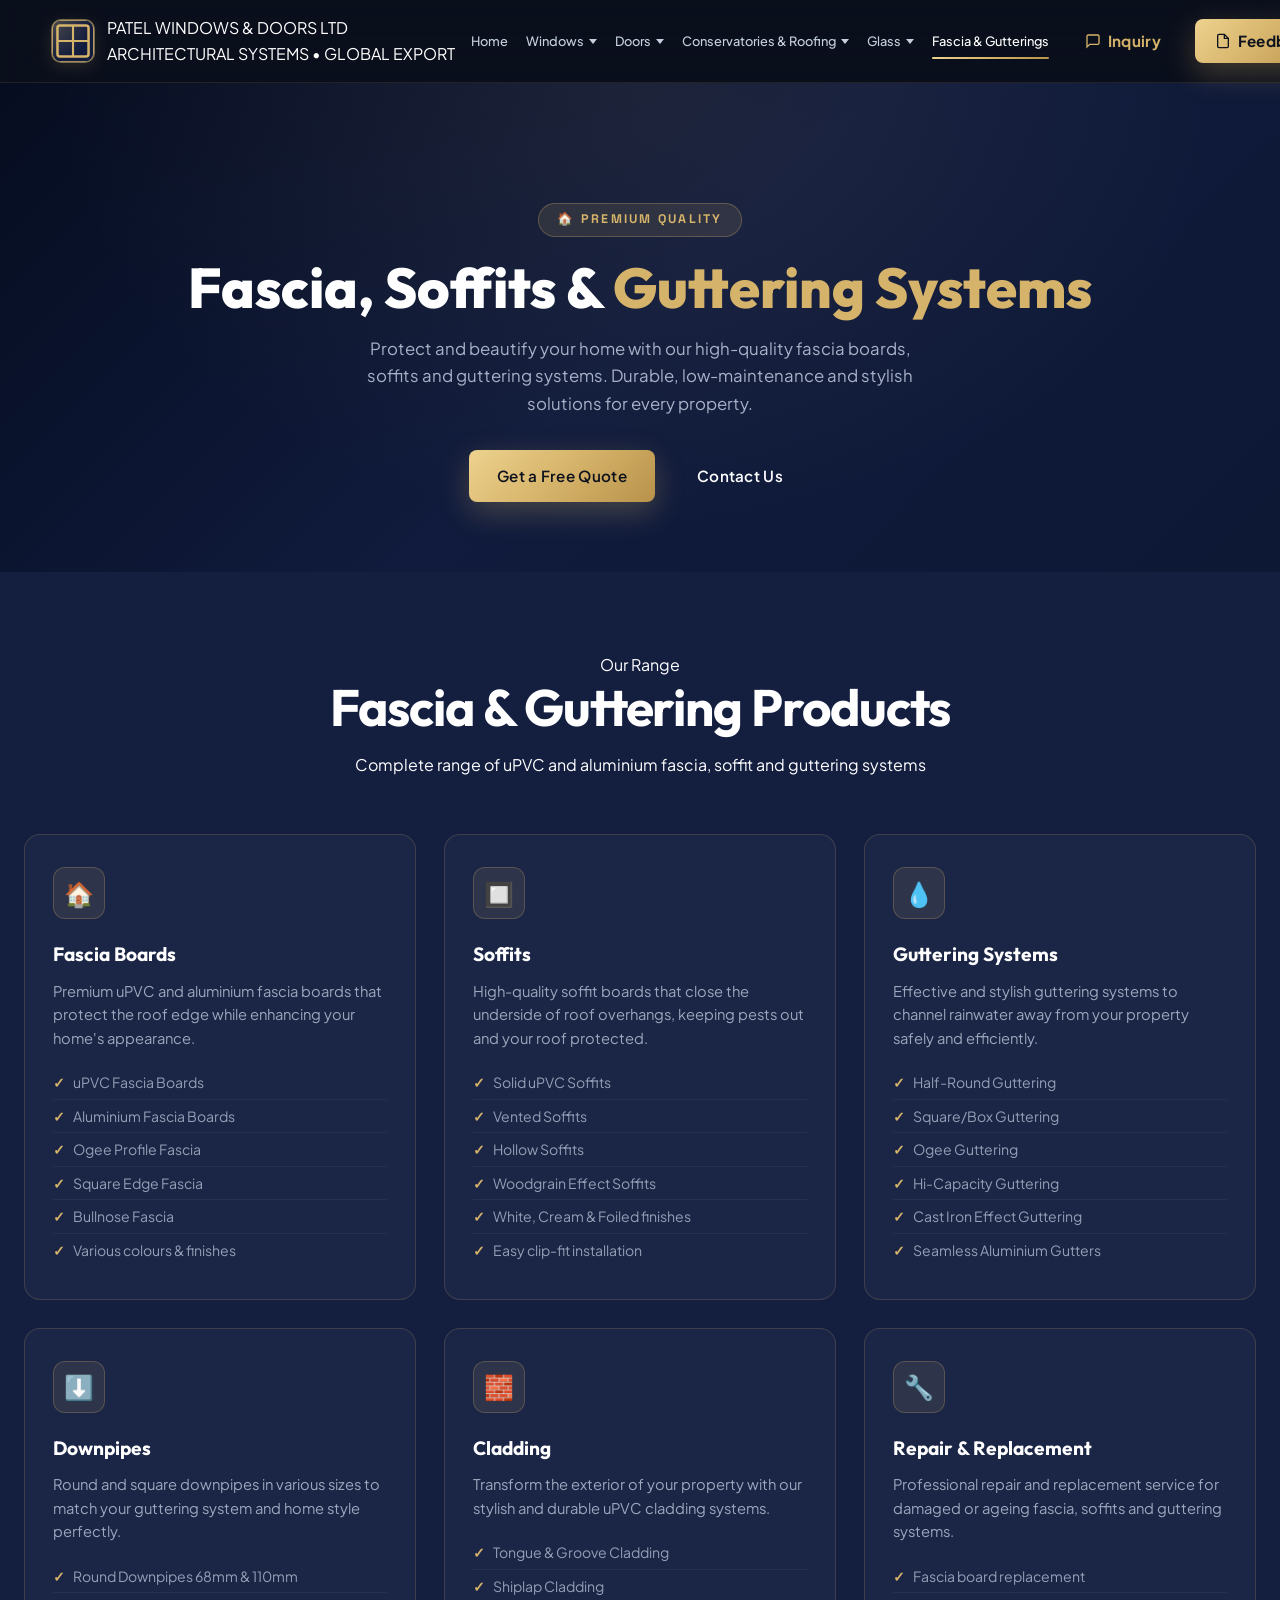
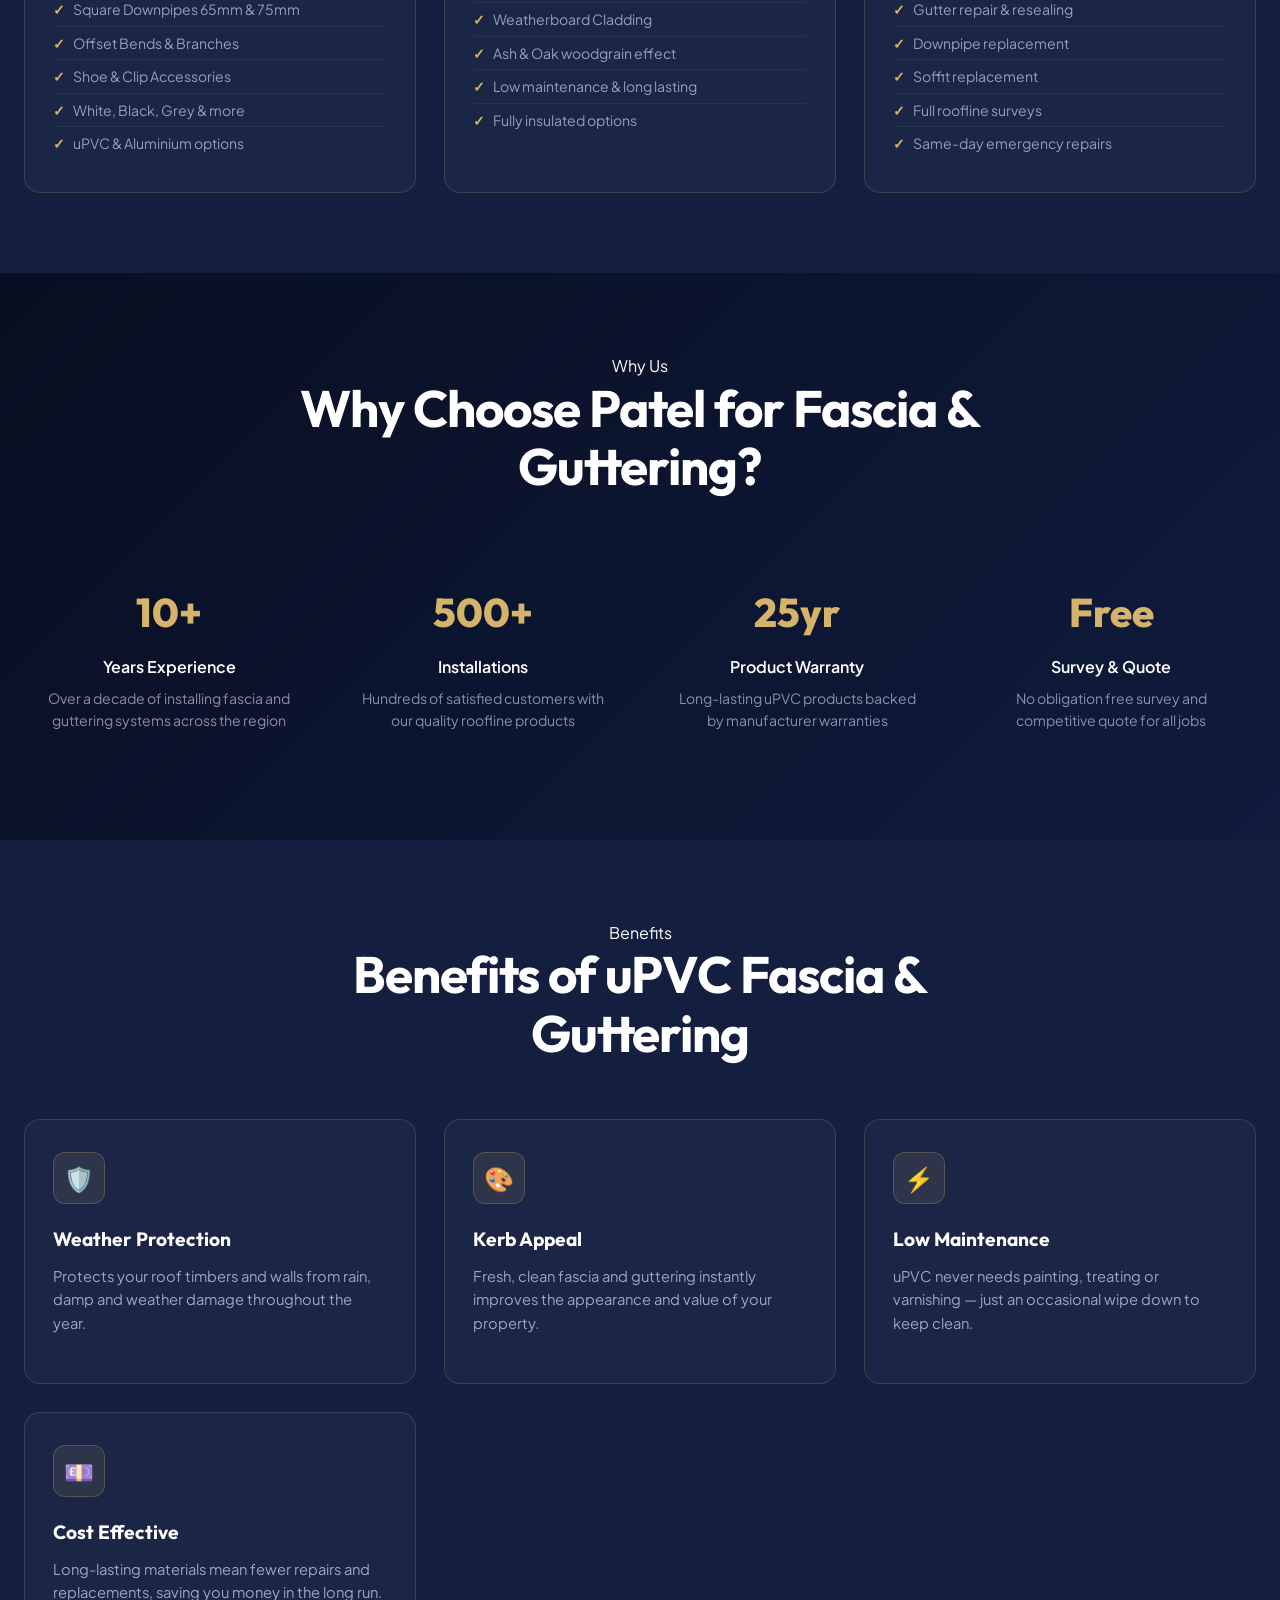
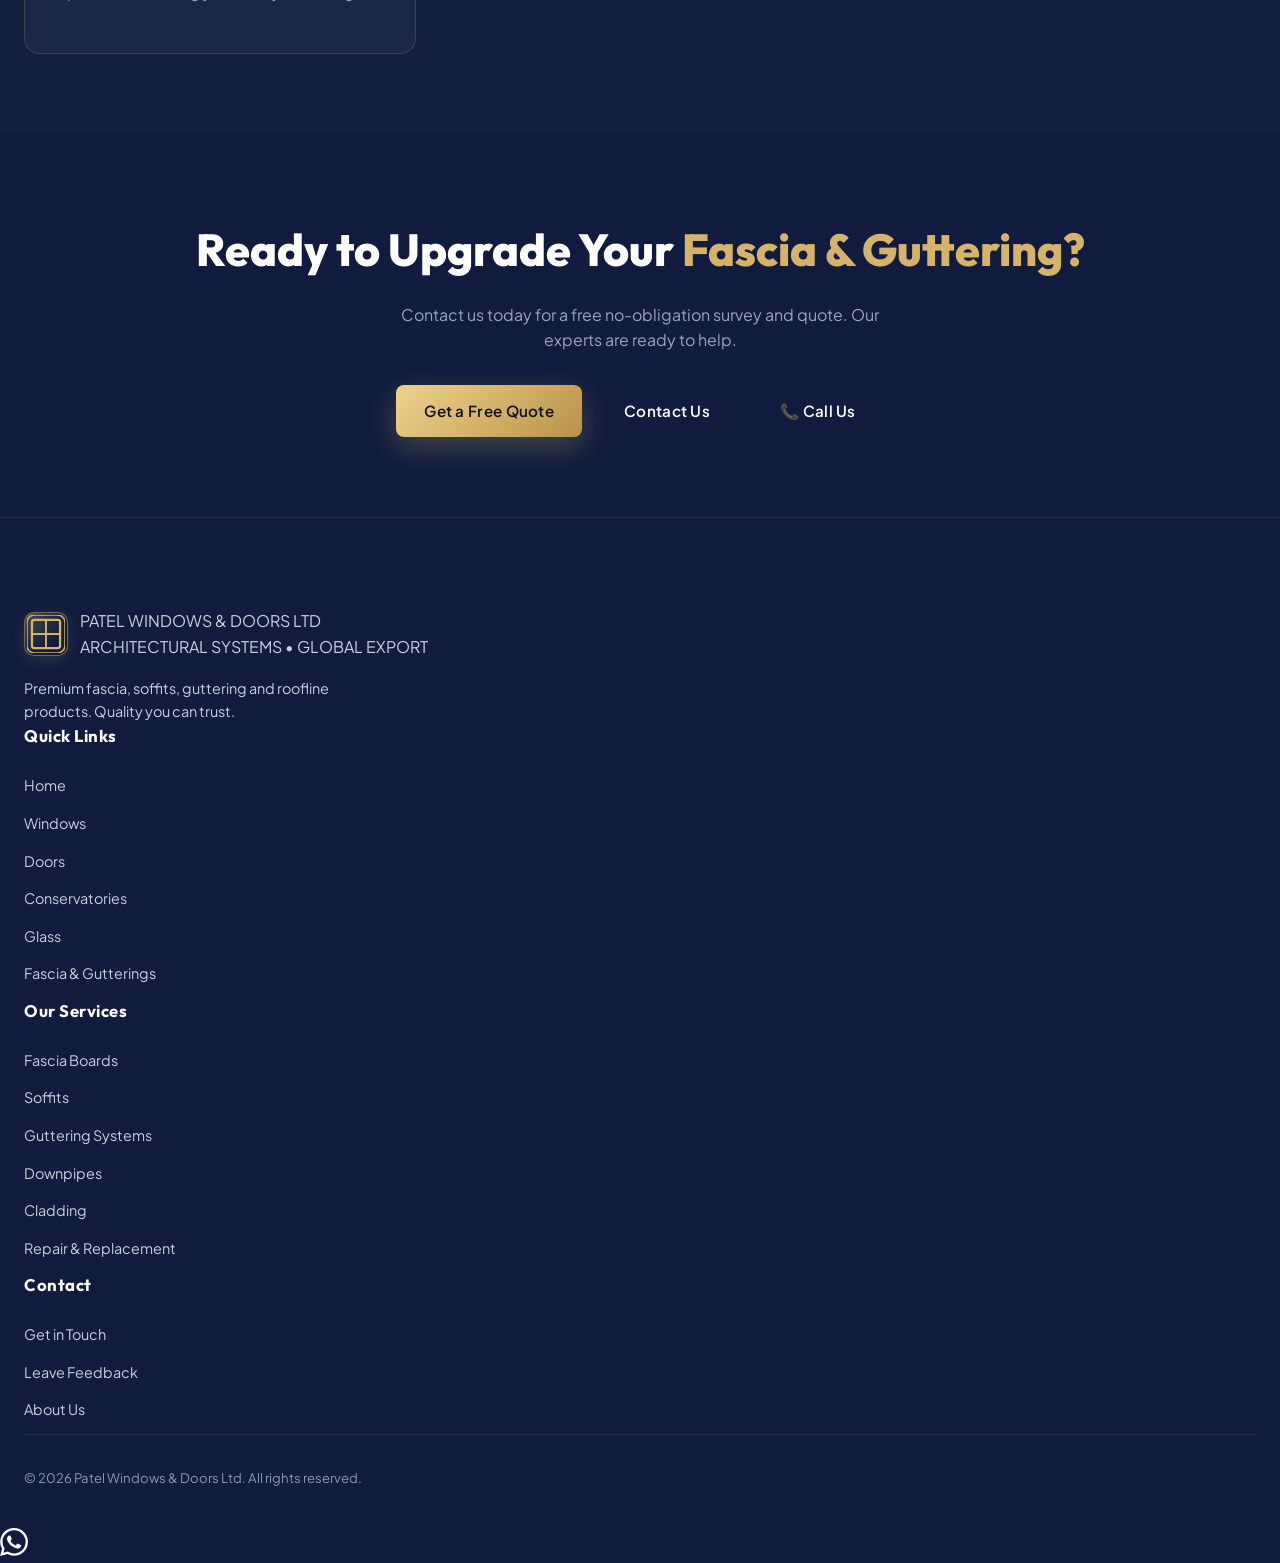
<file: fascia.html>
<!DOCTYPE html>
<html lang="en">

<head>
  <meta charset="UTF-8">
  <meta name="viewport" content="width=device-width, initial-scale=1.0">
  <title>Fascia & Gutterings | Patel Windows & Doors Ltd</title>
  <meta name="description" content="Premium fascia boards, soffits and guttering systems from Patel Windows & Doors Ltd. Quality uPVC and aluminium fascia & guttering installation.">

  <!-- Favicon -->
  <link rel="icon" type="image/svg+xml"
    href="data:image/svg+xml,<svg xmlns='http://www.w3.org/2000/svg' viewBox='0 0 100 100'><rect width='100' height='100' rx='20' fill='%230a0e17'/><rect x='15' y='15' width='70' height='70' rx='6' fill='none' stroke='%23d4af37' stroke-width='8'/><line x1='50' y1='15' x2='50' y2='85' stroke='%23d4af37' stroke-width='6'/><line x1='15' y1='50' x2='85' y2='50' stroke='%23d4af37' stroke-width='6'/></svg>">

  <!-- Google Fonts -->
  <link rel="preconnect" href="https://fonts.googleapis.com">
  <link rel="preconnect" href="https://fonts.gstatic.com" crossorigin>
  <link href="https://fonts.googleapis.com/css2?family=Outfit:wght@300;400;500;600;700;800&family=Plus+Jakarta+Sans:wght@300;400;500;600;700&family=Space+Grotesk:wght@500;700&display=swap" rel="stylesheet">

  <link rel="stylesheet" href="css/style.css">

  <style>
    .fascia-hero {
      background: linear-gradient(135deg, #060d20 0%, #101B3D 50%, #0d1835 100%);
      padding: 120px 0 70px;
      text-align: center;
      position: relative;
      overflow: hidden;
    }
    .fascia-hero::before {
      content: '';
      position: absolute;
      inset: 0;
      background: radial-gradient(ellipse at 50% 0%, rgba(214,179,106,0.08) 0%, transparent 65%);
    }
    .fascia-hero .eyebrow {
      display: inline-block;
      background: rgba(214,179,106,0.12);
      border: 1px solid rgba(214,179,106,0.3);
      color: #D6B36A;
      font-size: 0.78rem;
      font-weight: 700;
      letter-spacing: 0.18em;
      text-transform: uppercase;
      padding: 6px 18px;
      border-radius: 20px;
      margin-bottom: 20px;
    }
    .fascia-hero h1 {
      font-family: 'Outfit', sans-serif;
      font-size: clamp(2.2rem, 5vw, 3.5rem);
      font-weight: 800;
      color: #fff;
      margin-bottom: 16px;
      line-height: 1.1;
    }
    .fascia-hero h1 span { color: #D6B36A; }
    .fascia-hero p {
      color: rgba(200,210,230,0.82);
      font-size: 1.05rem;
      max-width: 560px;
      margin: 0 auto 32px;
      line-height: 1.65;
    }
    .fascia-hero .hero-btns {
      display: flex;
      gap: 14px;
      justify-content: center;
      flex-wrap: wrap;
    }

    /* Products Grid */
    .fascia-section {
      padding: 80px 0;
    }
    .fascia-section:nth-child(even) {
      background: rgba(255,255,255,0.015);
    }
    .fascia-grid {
      display: grid;
      grid-template-columns: repeat(auto-fit, minmax(300px, 1fr));
      gap: 28px;
      margin-top: 48px;
    }
    .fascia-card {
      background: rgba(255,255,255,0.03);
      border: 1px solid rgba(214,179,106,0.18);
      border-radius: 16px;
      padding: 32px 28px;
      transition: border-color 0.25s, transform 0.25s, box-shadow 0.25s;
      position: relative;
      overflow: hidden;
    }
    .fascia-card::before {
      content: '';
      position: absolute;
      top: 0; left: 0; right: 0;
      height: 3px;
      background: linear-gradient(90deg, transparent, #D6B36A, transparent);
      opacity: 0;
      transition: opacity 0.25s;
    }
    .fascia-card:hover {
      border-color: rgba(214,179,106,0.45);
      transform: translateY(-4px);
      box-shadow: 0 16px 40px rgba(0,0,0,0.35);
    }
    .fascia-card:hover::before { opacity: 1; }
    .fascia-card-icon {
      width: 52px;
      height: 52px;
      background: rgba(214,179,106,0.1);
      border: 1px solid rgba(214,179,106,0.25);
      border-radius: 12px;
      display: flex;
      align-items: center;
      justify-content: center;
      margin-bottom: 20px;
      font-size: 1.5rem;
    }
    .fascia-card h3 {
      font-family: 'Outfit', sans-serif;
      font-size: 1.2rem;
      font-weight: 700;
      color: #fff;
      margin-bottom: 10px;
    }
    .fascia-card p {
      color: rgba(200,210,230,0.75);
      font-size: 0.92rem;
      line-height: 1.6;
      margin-bottom: 16px;
    }
    .fascia-card ul {
      list-style: none;
      padding: 0; margin: 0;
    }
    .fascia-card ul li {
      display: flex;
      align-items: center;
      gap: 8px;
      color: rgba(200,210,230,0.7);
      font-size: 0.88rem;
      padding: 5px 0;
      border-bottom: 1px solid rgba(255,255,255,0.05);
    }
    .fascia-card ul li:last-child { border-bottom: none; }
    .fascia-card ul li::before {
      content: '✓';
      color: #D6B36A;
      font-weight: 700;
      flex-shrink: 0;
    }

    /* Why Choose section */
    .fascia-why {
      padding: 80px 0;
      background: linear-gradient(135deg, #080f22 0%, #101B3D 100%);
    }
    .why-grid {
      display: grid;
      grid-template-columns: repeat(auto-fit, minmax(220px, 1fr));
      gap: 24px;
      margin-top: 48px;
    }
    .why-item {
      text-align: center;
      padding: 28px 20px;
    }
    .why-item .why-num {
      font-family: 'Outfit', sans-serif;
      font-size: 2.5rem;
      font-weight: 800;
      color: #D6B36A;
      margin-bottom: 10px;
      display: block;
    }
    .why-item h4 {
      color: #fff;
      font-size: 1rem;
      font-weight: 600;
      margin-bottom: 8px;
    }
    .why-item p {
      color: rgba(200,210,230,0.65);
      font-size: 0.88rem;
      line-height: 1.55;
    }

    /* CTA section */
    .fascia-cta {
      padding: 80px 0;
      text-align: center;
    }
    .fascia-cta h2 {
      font-family: 'Outfit', sans-serif;
      font-size: clamp(1.8rem, 4vw, 2.8rem);
      font-weight: 800;
      color: #fff;
      margin-bottom: 16px;
    }
    .fascia-cta h2 span { color: #D6B36A; }
    .fascia-cta p {
      color: rgba(200,210,230,0.75);
      font-size: 1rem;
      max-width: 500px;
      margin: 0 auto 32px;
    }
    .fascia-cta .cta-btns {
      display: flex;
      gap: 14px;
      justify-content: center;
      flex-wrap: wrap;
    }

    @media (max-width: 600px) {
      .fascia-hero { padding: 100px 0 50px; }
      .fascia-section { padding: 50px 0; }
      .fascia-grid { grid-template-columns: 1fr; gap: 18px; }
      .fascia-card { padding: 24px 20px; }
      .why-grid { grid-template-columns: 1fr 1fr; }
    }
  </style>

</head>

<body>

  <!-- ======= PAGE TRANSITION OVERLAY ======= -->
  <div id="page-transition" aria-hidden="true" style="display:none;">
    <div class="di-bg">
      <div class="di-particle" style="left:10%;animation-delay:0s;"></div>
      <div class="di-particle" style="left:30%;animation-delay:0.3s;"></div>
      <div class="di-particle" style="left:55%;animation-delay:0.6s;"></div>
      <div class="di-particle" style="left:78%;animation-delay:0.1s;"></div>
      <div class="di-particle" style="left:90%;animation-delay:0.9s;"></div>
    </div>
    <div class="pt-scene">
      <div class="di-floor"></div>
      <div class="di-step"></div>
      <div class="di-frame">
        <div class="di-frame-top"></div>
        <div class="di-frame-left"></div>
        <div class="di-frame-right"></div>
        <div class="di-door di-door-left" id="ptDoorL">
          <div class="di-door-face">
            <div class="di-door-inset di-inset-1"></div>
            <div class="di-door-inset di-inset-2"></div>
            <div class="di-door-inset di-inset-3"></div>
            <div class="di-door-inset di-inset-4"></div>
            <div class="di-door-glass"></div>
          </div>
          <div class="di-handle di-handle-r"></div>
        </div>
        <div class="di-door di-door-right" id="ptDoorR">
          <div class="di-door-face">
            <div class="di-door-inset di-inset-1"></div>
            <div class="di-door-inset di-inset-2"></div>
            <div class="di-door-inset di-inset-3"></div>
            <div class="di-door-inset di-inset-4"></div>
            <div class="di-door-glass"></div>
          </div>
          <div class="di-handle di-handle-l"></div>
        </div>
        <div class="di-seam"></div>
      </div>
    </div>
    <!-- Brand name shown behind opening doors -->
    <div class="di-welcome pt-welcome">
      <div class="di-welcome-inner">
        <div class="di-logo-wrap">
          <svg width="72" height="72" viewBox="0 0 100 100" fill="none">
            <rect width="100" height="100" rx="20" fill="#101B3D" stroke="#D6B36A" stroke-width="4" />
            <rect x="13" y="13" width="74" height="74" rx="6" fill="none" stroke="#D6B36A" stroke-width="6" />
            <line x1="50" y1="13" x2="50" y2="87" stroke="#D6B36A" stroke-width="4.5" />
            <line x1="13" y1="50" x2="87" y2="50" stroke="#D6B36A" stroke-width="4.5" />
          </svg>
        </div>
        <div class="di-gold-line"></div>
        <p class="di-sub">— WELCOME TO —</p>
        <h1 class="di-title">Patel Windows<br><span>&amp; Doors Ltd</span></h1>
        <p class="di-tagline">Quality You Can See &nbsp;&middot;&nbsp; Service You Can Trust</p>
        <div class="di-gold-line"></div>
      </div>
    </div>
  </div>
  <!-- /#page-transition -->


  <!-- ======= PAGE TRANSITION OVERLAY ======= -->



  <!-- HEADER (same as other pages) -->
  <header class="site-header" id="site-header">
    <div class="container header-inner">
      <a href="index.html" class="brand-logo" aria-label="Patel Windows & Doors Ltd Home">
        <div class="logo-icon">
          <svg width="44" height="44" viewBox="0 0 100 100" fill="none">
            <rect width="100" height="100" rx="20" fill="#101B3D" stroke="#D6B36A" stroke-width="4"/>
            <rect x="13" y="13" width="74" height="74" rx="6" fill="none" stroke="#D6B36A" stroke-width="6"/>
            <line x1="50" y1="13" x2="50" y2="87" stroke="#D6B36A" stroke-width="5"/>
            <line x1="13" y1="50" x2="87" y2="50" stroke="#D6B36A" stroke-width="5"/>
          </svg>
        </div>
        <div class="logo-text">
          <span class="logo-name">PATEL WINDOWS &amp; DOORS LTD</span>
          <span class="logo-sub">ARCHITECTURAL SYSTEMS • GLOBAL EXPORT</span>
        </div>
      </a>
      <nav class="nav-menu" id="nav-menu" role="navigation">
        <a href="index.html" class="nav-link">Home</a>
        <div class="nav-dropdown">
          <a href="windows.html" class="nav-link">Windows <span class="dropdown-arrow"></span></a>
          <div class="nav-dropdown-menu">
            <a href="windows.html#upvc" class="nav-dropdown-item"><span class="item-num">1</span> uPVC Windows</a>
            <a href="windows.html#aluminium" class="nav-dropdown-item"><span class="item-num">2</span> Aluminium Windows</a>
            <a href="windows.html#flush-casement" class="nav-dropdown-item"><span class="item-num">3</span> Flush Casement</a>
          </div>
        </div>
        <div class="nav-dropdown">
          <a href="doors.html" class="nav-link">Doors <span class="dropdown-arrow"></span></a>
          <div class="nav-dropdown-menu">
            <a href="doors.html#single-upvc-doors" class="nav-dropdown-item"><span class="item-num">1</span> uPVC Doors</a>
            <a href="doors.html#composite-doors" class="nav-dropdown-item"><span class="item-num">2</span> Composite Doors</a>
            <a href="doors.html#bifold-doors" class="nav-dropdown-item"><span class="item-num">3</span> Bifold Doors</a>
          </div>
        </div>
        <div class="nav-dropdown">
          <a href="conservatories.html" class="nav-link">Conservatories &amp; Roofing <span class="dropdown-arrow"></span></a>
          <div class="nav-dropdown-menu">
            <a href="conservatories.html#roof-lanterns" class="nav-dropdown-item"><span class="item-num">1</span> Roof Lanterns</a>
            <a href="conservatories.html#conservatory" class="nav-dropdown-item"><span class="item-num">2</span> Conservatory</a>
          </div>
        </div>
        <div class="nav-dropdown">
          <a href="glass.html" class="nav-link">Glass <span class="dropdown-arrow"></span></a>
          <div class="nav-dropdown-menu">
            <a href="glass.html#clear-double" class="nav-dropdown-item"><span class="item-num">1</span> Clear Double Glazing</a>
            <a href="glass.html#triple-glazing" class="nav-dropdown-item"><span class="item-num">2</span> Triple Glazing</a>
            <a href="glass.html#toughened" class="nav-dropdown-item"><span class="item-num">3</span> Toughened Glass</a>
          </div>
        </div>
        <a href="fascia.html" class="nav-link active" style="white-space:nowrap;">Fascia &amp; Gutterings</a>
        <div class="mobile-nav-actions">
          <a href="#" class="btn btn-outline btn-sm mobile-quote-btn inq-open-btn" style="border-color:#D6B36A;color:#D6B36A;white-space:nowrap;">Inquiry</a>
          <a href="feedback.html" class="btn btn-primary btn-sm mobile-quote-btn">Feedback</a>
        </div>
      </nav>
      <div class="header-actions">
          <a href="#" class="btn btn-outline inq-open-btn" style="border-color:#D6B36A;color:#D6B36A;font-size:0.95rem;padding:10px 20px;font-weight:700;display:inline-flex;align-items:center;gap:7px;">
            <svg width="16" height="16" viewBox="0 0 24 24" fill="none" stroke="currentColor" stroke-width="2"><path d="M21 15a2 2 0 0 1-2 2H7l-4 4V5a2 2 0 0 1 2-2h14a2 2 0 0 1 2 2z"></path></svg>
            Inquiry
          </a>
          <a href="feedback.html" class="btn btn-primary" style="font-size:0.95rem;padding:10px 20px;font-weight:700;display:inline-flex;align-items:center;gap:7px;">
            <svg width="16" height="16" viewBox="0 0 24 24" fill="none" stroke="currentColor" stroke-width="2"><path d="M14 2H6a2 2 0 0 0-2 2v16a2 2 0 0 0 2 2h12a2 2 0 0 0 2-2V8z"></path><polyline points="14 2 14 8 20 8"></polyline></svg>
            Feedback
          </a>
        <button class="mobile-toggle" id="mobile-toggle" aria-label="Toggle navigation menu" aria-expanded="false">
          <span class="toggle-bar"></span>
          <span class="toggle-bar"></span>
          <span class="toggle-bar"></span>
        </button>
      </div>
    </div>
  </header>

  <!-- HERO -->
  <section class="fascia-hero">
    <div class="container" style="position:relative;z-index:1;">
      <span class="eyebrow">🏠 Premium Quality</span>
      <h1>Fascia, Soffits &amp; <span>Guttering Systems</span></h1>
      <p>Protect and beautify your home with our high-quality fascia boards, soffits and guttering systems. Durable, low-maintenance and stylish solutions for every property.</p>
      <div class="hero-btns">
        <a href="feedback.html" class="btn btn-primary">Get a Free Quote</a>
        <a href="contact.html" class="btn btn-outline">Contact Us</a>
      </div>
    </div>
  </section>

  <!-- PRODUCTS -->
  <section class="fascia-section">
    <div class="container">
      <div class="section-header" style="text-align:center;">
        <span class="section-eyebrow">Our Range</span>
        <h2 class="section-title">Fascia &amp; Guttering Products</h2>
        <p class="section-desc">Complete range of uPVC and aluminium fascia, soffit and guttering systems</p>
      </div>

      <div class="fascia-grid">

        <!-- Fascia Boards -->
        <div class="fascia-card">
          <div class="fascia-card-icon">🏠</div>
          <h3>Fascia Boards</h3>
          <p>Premium uPVC and aluminium fascia boards that protect the roof edge while enhancing your home's appearance.</p>
          <ul>
            <li>uPVC Fascia Boards</li>
            <li>Aluminium Fascia Boards</li>
            <li>Ogee Profile Fascia</li>
            <li>Square Edge Fascia</li>
            <li>Bullnose Fascia</li>
            <li>Various colours &amp; finishes</li>
          </ul>
        </div>

        <!-- Soffits -->
        <div class="fascia-card">
          <div class="fascia-card-icon">🔲</div>
          <h3>Soffits</h3>
          <p>High-quality soffit boards that close the underside of roof overhangs, keeping pests out and your roof protected.</p>
          <ul>
            <li>Solid uPVC Soffits</li>
            <li>Vented Soffits</li>
            <li>Hollow Soffits</li>
            <li>Woodgrain Effect Soffits</li>
            <li>White, Cream &amp; Foiled finishes</li>
            <li>Easy clip-fit installation</li>
          </ul>
        </div>

        <!-- Guttering Systems -->
        <div class="fascia-card">
          <div class="fascia-card-icon">💧</div>
          <h3>Guttering Systems</h3>
          <p>Effective and stylish guttering systems to channel rainwater away from your property safely and efficiently.</p>
          <ul>
            <li>Half-Round Guttering</li>
            <li>Square/Box Guttering</li>
            <li>Ogee Guttering</li>
            <li>Hi-Capacity Guttering</li>
            <li>Cast Iron Effect Guttering</li>
            <li>Seamless Aluminium Gutters</li>
          </ul>
        </div>

        <!-- Downpipes -->
        <div class="fascia-card">
          <div class="fascia-card-icon">⬇️</div>
          <h3>Downpipes</h3>
          <p>Round and square downpipes in various sizes to match your guttering system and home style perfectly.</p>
          <ul>
            <li>Round Downpipes 68mm &amp; 110mm</li>
            <li>Square Downpipes 65mm &amp; 75mm</li>
            <li>Offset Bends &amp; Branches</li>
            <li>Shoe &amp; Clip Accessories</li>
            <li>White, Black, Grey &amp; more</li>
            <li>uPVC &amp; Aluminium options</li>
          </ul>
        </div>

        <!-- Cladding -->
        <div class="fascia-card">
          <div class="fascia-card-icon">🧱</div>
          <h3>Cladding</h3>
          <p>Transform the exterior of your property with our stylish and durable uPVC cladding systems.</p>
          <ul>
            <li>Tongue &amp; Groove Cladding</li>
            <li>Shiplap Cladding</li>
            <li>Weatherboard Cladding</li>
            <li>Ash &amp; Oak woodgrain effect</li>
            <li>Low maintenance &amp; long lasting</li>
            <li>Fully insulated options</li>
          </ul>
        </div>

        <!-- Repair & Replacement -->
        <div class="fascia-card">
          <div class="fascia-card-icon">🔧</div>
          <h3>Repair &amp; Replacement</h3>
          <p>Professional repair and replacement service for damaged or ageing fascia, soffits and guttering systems.</p>
          <ul>
            <li>Fascia board replacement</li>
            <li>Gutter repair &amp; resealing</li>
            <li>Downpipe replacement</li>
            <li>Soffit replacement</li>
            <li>Full roofline surveys</li>
            <li>Same-day emergency repairs</li>
          </ul>
        </div>

      </div>
    </div>
  </section>

  <!-- WHY CHOOSE -->
  <section class="fascia-why">
    <div class="container">
      <div class="section-header" style="text-align:center;">
        <span class="section-eyebrow">Why Us</span>
        <h2 class="section-title">Why Choose Patel for Fascia &amp; Guttering?</h2>
      </div>
      <div class="why-grid">
        <div class="why-item">
          <span class="why-num">10+</span>
          <h4>Years Experience</h4>
          <p>Over a decade of installing fascia and guttering systems across the region</p>
        </div>
        <div class="why-item">
          <span class="why-num">500+</span>
          <h4>Installations</h4>
          <p>Hundreds of satisfied customers with our quality roofline products</p>
        </div>
        <div class="why-item">
          <span class="why-num">25yr</span>
          <h4>Product Warranty</h4>
          <p>Long-lasting uPVC products backed by manufacturer warranties</p>
        </div>
        <div class="why-item">
          <span class="why-num">Free</span>
          <h4>Survey &amp; Quote</h4>
          <p>No obligation free survey and competitive quote for all jobs</p>
        </div>
      </div>
    </div>
  </section>

  <!-- BENEFITS -->
  <section class="fascia-section">
    <div class="container">
      <div class="section-header" style="text-align:center;">
        <span class="section-eyebrow">Benefits</span>
        <h2 class="section-title">Benefits of uPVC Fascia &amp; Guttering</h2>
      </div>
      <div class="fascia-grid" style="margin-top:40px;">
        <div class="fascia-card">
          <div class="fascia-card-icon">🛡️</div>
          <h3>Weather Protection</h3>
          <p>Protects your roof timbers and walls from rain, damp and weather damage throughout the year.</p>
        </div>
        <div class="fascia-card">
          <div class="fascia-card-icon">🎨</div>
          <h3>Kerb Appeal</h3>
          <p>Fresh, clean fascia and guttering instantly improves the appearance and value of your property.</p>
        </div>
        <div class="fascia-card">
          <div class="fascia-card-icon">⚡</div>
          <h3>Low Maintenance</h3>
          <p>uPVC never needs painting, treating or varnishing — just an occasional wipe down to keep clean.</p>
        </div>
        <div class="fascia-card">
          <div class="fascia-card-icon">💷</div>
          <h3>Cost Effective</h3>
          <p>Long-lasting materials mean fewer repairs and replacements, saving you money in the long run.</p>
        </div>
      </div>
    </div>
  </section>

  <!-- CTA -->
  <section class="fascia-cta">
    <div class="container">
      <h2>Ready to Upgrade Your <span>Fascia &amp; Guttering?</span></h2>
      <p>Contact us today for a free no-obligation survey and quote. Our experts are ready to help.</p>
      <div class="cta-btns">
        <a href="feedback.html" class="btn btn-primary">Get a Free Quote</a>
        <a href="contact.html" class="btn btn-outline">Contact Us</a>
        <a href="tel:+441234567890" class="btn btn-outline">📞 Call Us</a>
      </div>
    </div>
  </section>

  <!-- FOOTER -->
  <footer class="site-footer">
    <div class="container">
      <div class="footer-grid">
        <div class="footer-brand">
          <a href="index.html" class="brand-logo footer-logo">
            <div class="logo-icon">
              <svg width="38" height="38" viewBox="0 0 100 100" fill="none">
                <rect width="100" height="100" rx="20" fill="#101B3D" stroke="#D6B36A" stroke-width="4"/>
                <rect x="13" y="13" width="74" height="74" rx="6" fill="none" stroke="#D6B36A" stroke-width="6"/>
                <line x1="50" y1="13" x2="50" y2="87" stroke="#D6B36A" stroke-width="5"/>
                <line x1="13" y1="50" x2="87" y2="50" stroke="#D6B36A" stroke-width="5"/>
              </svg>
            </div>
            <div class="logo-text">
              <span class="logo-name">PATEL WINDOWS &amp; DOORS LTD</span>
              <span class="logo-sub">ARCHITECTURAL SYSTEMS • GLOBAL EXPORT</span>
            </div>
          </a>
          <p class="footer-desc">Premium fascia, soffits, guttering and roofline products. Quality you can trust.</p>
        </div>
        <div class="footer-col">
          <h4 class="footer-heading">Quick Links</h4>
          <ul class="footer-links">
            <li><a href="index.html">Home</a></li>
            <li><a href="windows.html">Windows</a></li>
            <li><a href="doors.html">Doors</a></li>
            <li><a href="conservatories.html">Conservatories</a></li>
            <li><a href="glass.html">Glass</a></li>
            <li><a href="fascia.html">Fascia &amp; Gutterings</a></li>
          </ul>
        </div>
        <div class="footer-col">
          <h4 class="footer-heading">Our Services</h4>
          <ul class="footer-links">
            <li><a href="#fascia">Fascia Boards</a></li>
            <li><a href="#soffits">Soffits</a></li>
            <li><a href="#guttering">Guttering Systems</a></li>
            <li><a href="#downpipes">Downpipes</a></li>
            <li><a href="#cladding">Cladding</a></li>
            <li><a href="#repairs">Repair &amp; Replacement</a></li>
          </ul>
        </div>
        <div class="footer-col">
          <h4 class="footer-heading">Contact</h4>
          <ul class="footer-links">
            <li><a href="contact.html">Get in Touch</a></li>
            <li><a href="feedback.html">Leave Feedback</a></li>
            <li><a href="about.html">About Us</a></li>
          </ul>
        </div>
      </div>
      <div class="footer-bottom">
        <p>&copy; 2026 Patel Windows &amp; Doors Ltd. All rights reserved.</p>
      </div>
    </div>
  </footer>

  <!-- WhatsApp FAB -->
  <a href="https://wa.me/447700000000" class="whatsapp-fab" target="_blank" rel="noopener" aria-label="WhatsApp Chat">
    <svg viewBox="0 0 24 24" fill="currentColor" width="28" height="28">
      <path d="M17.472 14.382c-.297-.149-1.758-.867-2.03-.967-.273-.099-.471-.148-.67.15-.197.297-.767.966-.94 1.164-.173.199-.347.223-.644.075-.297-.15-1.255-.463-2.39-1.475-.883-.788-1.48-1.761-1.653-2.059-.173-.297-.018-.458.13-.606.134-.133.298-.347.446-.52.149-.174.198-.298.298-.497.099-.198.05-.371-.025-.52-.075-.149-.669-1.612-.916-2.207-.242-.579-.487-.5-.669-.51-.173-.008-.371-.01-.57-.01-.198 0-.52.074-.792.372-.272.297-1.04 1.016-1.04 2.479 0 1.462 1.065 2.875 1.213 3.074.149.198 2.096 3.2 5.077 4.487.709.306 1.262.489 1.694.625.712.227 1.36.195 1.871.118.571-.085 1.758-.719 2.006-1.413.248-.694.248-1.289.173-1.413-.074-.124-.272-.198-.57-.347m-5.421 7.403h-.004a9.87 9.87 0 01-5.031-1.378l-.361-.214-3.741.982.998-3.648-.235-.374a9.86 9.86 0 01-1.51-5.26c.001-5.45 4.436-9.884 9.888-9.884 2.64 0 5.122 1.03 6.988 2.898a9.825 9.825 0 012.893 6.994c-.003 5.45-4.437 9.884-9.885 9.884m8.413-18.297A11.815 11.815 0 0012.05 0C5.495 0 .16 5.335.157 11.892c0 2.096.547 4.142 1.588 5.945L.057 24l6.305-1.654a11.882 11.882 0 005.683 1.448h.005c6.554 0 11.89-5.335 11.893-11.893a11.821 11.821 0 00-3.48-8.413z"/>
    </svg>
  </a>

  <script src="js/main.js"></script>


  <script id="page-transition-js">
  /* ===== PAGE TRANSITION - door opens on nav click ===== */
  (function () {
    var pt = document.getElementById('page-transition');
    if (!pt) return;

    var navigating = false;

    function runTransition(href) {
      if (navigating) return;
      navigating = true;

      pt.style.display = 'flex';

      requestAnimationFrame(function () {
        requestAnimationFrame(function () {
          pt.classList.add('pt-active');
          setTimeout(function () {
            pt.classList.add('pt-open');
            setTimeout(function () {
              // Signal index.html to skip its startup door animation
              if (href === 'index.html' || href.endsWith('/index.html') || href.endsWith('/')) {
                sessionStorage.setItem('pt_navigated', '1');
              }
              window.location.href = href;
            }, 1200);
          }, 200);
        });
      });
    }

    var links = document.querySelectorAll(
      'a[href].nav-link, a[href].nav-dropdown-item, ' +
      'a[href].brand-logo, a[href].footer-link, ' +
      'a[href][class*="btn"], a[href].mobile-quote-btn, ' +
      'a[href].inq-open-btn'
    );

    links.forEach(function (el) {
      var href = el.getAttribute('href');
      if (!href || href.charAt(0) === '#' || href === '') return;
      if (href.indexOf('mailto:') === 0 || href.indexOf('tel:') === 0) return;
      if (href.indexOf('http') === 0 && href.indexOf(window.location.hostname) === -1) return;

      el.addEventListener('click', function (e) {
        if (e.ctrlKey || e.metaKey || e.shiftKey) return;
        e.preventDefault();
        e.stopPropagation();
        runTransition(href);
      }, true);
    });
  })();
  </script>


  <!-- ======= INQUIRY MODAL ======= -->
  <div id="inquiry-modal" class="inq-overlay" aria-hidden="true" role="dialog" aria-modal="true" aria-labelledby="inqModalTitle">
    <div class="inq-box">
      <button class="inq-close" id="inqClose" aria-label="Close">&times;</button>
      <div class="inq-header">
        <svg width="36" height="36" viewBox="0 0 100 100" fill="none">
          <rect width="100" height="100" rx="20" fill="#101B3D" stroke="#D6B36A" stroke-width="4"/>
          <rect x="13" y="13" width="74" height="74" rx="6" fill="none" stroke="#D6B36A" stroke-width="6"/>
          <line x1="50" y1="13" x2="50" y2="87" stroke="#D6B36A" stroke-width="4.5"/>
          <line x1="13" y1="50" x2="87" y2="50" stroke="#D6B36A" stroke-width="4.5"/>
        </svg>
        <div>
          <h2 id="inqModalTitle" class="inq-title">Make an Enquiry</h2>
          <p class="inq-sub">Our team will get back to you within 24 hours</p>
        </div>
      </div>
      <form id="inquiryForm" class="inq-form" novalidate>
        <div class="inq-row">
          <div class="inq-field">
            <label for="inqName">Full Name *</label>
            <input type="text" id="inqName" name="name" placeholder="Your full name" required>
          </div>
          <div class="inq-field">
            <label for="inqPhone">Phone Number *</label>
            <input type="tel" id="inqPhone" name="phone" placeholder="+44 7700 000000" required>
          </div>
        </div>
        <div class="inq-field">
          <label for="inqEmail">Email Address *</label>
          <input type="email" id="inqEmail" name="email" placeholder="your@email.com" required>
        </div>
        <div class="inq-field">
          <label for="inqService">Service Interested In</label>
          <select id="inqService" name="service">
            <option value="">— Select a service —</option>
            <optgroup label="Windows">
              <option>uPVC Windows</option>
              <option>Aluminium Windows</option>
              <option>Timber Windows</option>
              <option>Flush Casement Windows</option>
              <option>Tilt &amp; Turn Windows</option>
              <option>Bay &amp; Bow Windows</option>
            </optgroup>
            <optgroup label="Doors">
              <option>Composite Doors</option>
              <option>uPVC Doors</option>
              <option>Bifold Doors</option>
              <option>Aluminium Doors</option>
            </optgroup>
            <optgroup label="Conservatories &amp; Roofing">
              <option>Conservatories</option>
              <option>Roof Lanterns</option>
              <option>Orangeries</option>
            </optgroup>
            <optgroup label="Glass">
              <option>Double Glazing</option>
              <option>Triple Glazing</option>
              <option>Patterned Glass</option>
            </optgroup>
            <optgroup label="Fascia &amp; Gutterings">
              <option>Fascia Boards</option>
              <option>Guttering</option>
              <option>Soffits</option>
            </optgroup>
          </select>
        </div>
        <div class="inq-field">
          <label for="inqMsg">Message / Additional Details</label>
          <textarea id="inqMsg" name="message" rows="4" placeholder="Tell us about your project, measurements, preferences..."></textarea>
        </div>
        <button type="submit" class="inq-submit">
          <svg width="18" height="18" viewBox="0 0 24 24" fill="none" stroke="currentColor" stroke-width="2"><line x1="22" y1="2" x2="11" y2="13"/><polygon points="22 2 15 22 11 13 2 9 22 2"/></svg>
          Send Enquiry
        </button>
        <p class="inq-privacy">By submitting, you agree to be contacted by Patel Windows &amp; Doors Ltd regarding your enquiry.</p>
      </form>
      <div id="inqSuccess" class="inq-success" style="display:none;">
        <svg width="56" height="56" viewBox="0 0 24 24" fill="none" stroke="#D6B36A" stroke-width="2"><circle cx="12" cy="12" r="10"/><polyline points="9 12 11 14 15 10"/></svg>
        <h3>Enquiry Sent!</h3>
        <p>Thank you! We will contact you within 24 hours.</p>
        <button class="inq-submit" onclick="document.getElementById('inquiry-modal').classList.remove('inq-open');document.body.style.overflow='';">Close</button>
      </div>
    </div>
  </div>
  <!-- /#inquiry-modal -->

  <style id="inquiry-modal-css">
    .inq-overlay {
      display: none;
      position: fixed;
      inset: 0;
      z-index: 1000000;
      background: rgba(6, 13, 32, 0.85);
      backdrop-filter: blur(6px);
      align-items: center;
      justify-content: center;
      padding: 16px;
      opacity: 0;
      transition: opacity 0.3s ease;
    }
    .inq-overlay.inq-open {
      display: flex;
      opacity: 1;
    }
    .inq-box {
      background: linear-gradient(145deg, #152046 0%, #101B3D 100%);
      border: 1px solid rgba(214,179,106,0.3);
      border-radius: 16px;
      padding: 32px;
      width: 100%;
      max-width: 560px;
      max-height: 90vh;
      overflow-y: auto;
      position: relative;
      box-shadow: 0 20px 60px rgba(0,0,0,0.6);
      animation: inqSlideUp 0.35s ease;
    }
    @keyframes inqSlideUp {
      from { transform: translateY(30px); opacity: 0; }
      to   { transform: translateY(0);    opacity: 1; }
    }
    .inq-close {
      position: absolute;
      top: 14px; right: 16px;
      background: none; border: none;
      color: rgba(214,179,106,0.7);
      font-size: 1.8rem; cursor: pointer;
      line-height: 1;
      transition: color 0.2s;
    }
    .inq-close:hover { color: #D6B36A; }
    .inq-header {
      display: flex;
      align-items: center;
      gap: 14px;
      margin-bottom: 24px;
      padding-bottom: 18px;
      border-bottom: 1px solid rgba(214,179,106,0.2);
    }
    .inq-title {
      font-size: 1.3rem;
      font-weight: 700;
      color: #D6B36A;
      margin: 0 0 2px;
    }
    .inq-sub {
      font-size: 0.82rem;
      color: rgba(200,208,224,0.65);
      margin: 0;
    }
    .inq-form { display: flex; flex-direction: column; gap: 16px; }
    .inq-row { display: grid; grid-template-columns: 1fr 1fr; gap: 14px; }
    @media (max-width: 480px) { .inq-row { grid-template-columns: 1fr; } }
    .inq-field { display: flex; flex-direction: column; gap: 6px; }
    .inq-field label {
      font-size: 0.82rem;
      font-weight: 600;
      color: #C8D0E0;
      letter-spacing: 0.03em;
    }
    .inq-field input,
    .inq-field select,
    .inq-field textarea {
      background: rgba(255,255,255,0.05);
      border: 1px solid rgba(214,179,106,0.25);
      border-radius: 8px;
      color: #fff;
      padding: 10px 14px;
      font-size: 0.9rem;
      font-family: inherit;
      outline: none;
      transition: border-color 0.2s;
    }
    .inq-field input:focus,
    .inq-field select:focus,
    .inq-field textarea:focus {
      border-color: #D6B36A;
      background: rgba(214,179,106,0.07);
    }
    .inq-field select option { background: #101B3D; color: #fff; }
    .inq-field select optgroup { background: #0a1430; color: #D6B36A; font-weight: 700; font-size: 0.82rem; letter-spacing: 0.05em; }
    .inq-field textarea { resize: vertical; min-height: 90px; }
    .inq-submit {
      display: flex;
      align-items: center;
      justify-content: center;
      gap: 8px;
      background: linear-gradient(135deg, #D6B36A, #B8924A);
      color: #101B3D;
      border: none;
      border-radius: 8px;
      padding: 13px 24px;
      font-size: 0.95rem;
      font-weight: 700;
      cursor: pointer;
      transition: transform 0.2s, box-shadow 0.2s;
      margin-top: 4px;
    }
    .inq-submit:hover { transform: translateY(-2px); box-shadow: 0 6px 20px rgba(214,179,106,0.35); }
    .inq-privacy {
      font-size: 0.74rem;
      color: rgba(200,208,224,0.45);
      text-align: center;
      margin: 0;
    }
    .inq-success {
      text-align: center;
      padding: 20px 0;
      display: flex;
      flex-direction: column;
      align-items: center;
      gap: 12px;
    }
    .inq-success h3 { color: #D6B36A; font-size: 1.4rem; margin: 0; }
    .inq-success p  { color: #C8D0E0; margin: 0; }
  </style>

  <script id="inquiry-modal-js">
  (function(){
    var modal   = document.getElementById('inquiry-modal');
    var form    = document.getElementById('inquiryForm');
    var success = document.getElementById('inqSuccess');
    var closeBtn= document.getElementById('inqClose');
    if (!modal) return;

    function openModal() {
      modal.style.display = 'flex';
      requestAnimationFrame(function(){
        modal.classList.add('inq-open');
      });
      document.body.style.overflow = 'hidden';
    }
    function closeModal() {
      modal.classList.remove('inq-open');
      setTimeout(function(){ modal.style.display = 'none'; }, 300);
      document.body.style.overflow = '';
    }

    // Open on all Inquiry buttons
    document.querySelectorAll('.inq-open-btn').forEach(function(btn){
      btn.addEventListener('click', function(e){
        e.preventDefault();
        openModal();
      });
    });

    closeBtn.addEventListener('click', closeModal);
    modal.addEventListener('click', function(e){ if(e.target === modal) closeModal(); });
    document.addEventListener('keydown', function(e){ if(e.key==='Escape') closeModal(); });

    if (form) {
      form.addEventListener('submit', function(e){
        e.preventDefault();
        // Basic validation
        var name  = document.getElementById('inqName').value.trim();
        var phone = document.getElementById('inqPhone').value.trim();
        var email = document.getElementById('inqEmail').value.trim();
        if (!name || !phone || !email) {
          alert('Please fill in Name, Phone and Email fields.');
          return;
        }
        // Show success
        form.style.display = 'none';
        success.style.display = 'flex';
      });
    }
  })();
  </script>

</body>

</html>
</file>
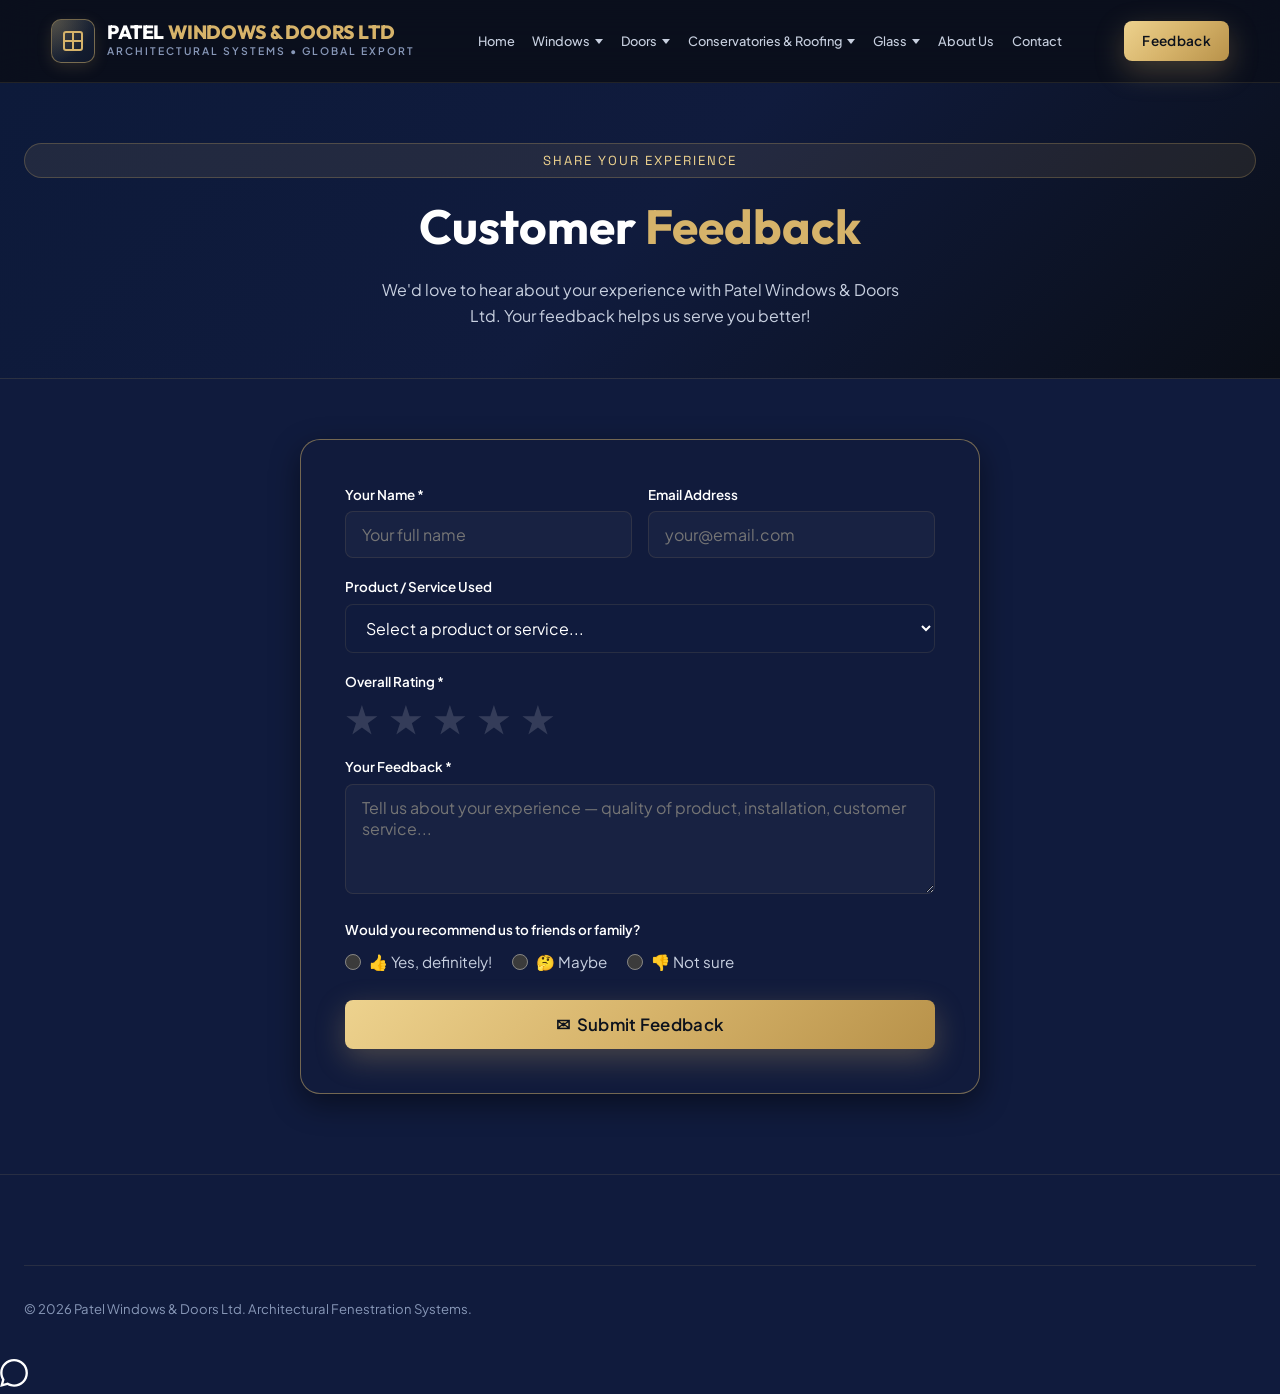
<file: feedback.html>
<!DOCTYPE html>
<html lang="en">

<head>
  <meta charset="UTF-8">
  <meta name="viewport" content="width=device-width, initial-scale=1.0">
  <title>Customer Feedback | Patel Windows &amp; Doors Ltd</title>
  <meta name="description" content="Share your feedback with Patel Windows &amp; Doors Ltd. We value your experience and suggestions.">

  <!-- Favicon SVG -->
  <link rel="icon" type="image/svg+xml"
    href="data:image/svg+xml,<svg xmlns='http://www.w3.org/2000/svg' viewBox='0 0 100 100'><rect width='100' height='100' rx='20' fill='%230a0e17'/><rect x='15' y='15' width='70' height='70' rx='6' fill='none' stroke='%23d4af37' stroke-width='8'/><line x1='50' y1='15' x2='50' y2='85' stroke='%23d4af37' stroke-width='6'/><line x1='15' y1='50' x2='85' y2='50' stroke='%23d4af37' stroke-width='6'/></svg>">

  <!-- Google Fonts -->
  <link rel="preconnect" href="https://fonts.googleapis.com">
  <link rel="preconnect" href="https://fonts.gstatic.com" crossorigin>
  <link
    href="https://fonts.googleapis.com/css2?family=Outfit:wght@300;400;500;600;700;800&family=Plus+Jakarta+Sans:wght@300;400;500;600;700&family=Space+Grotesk:wght@500;700&display=swap"
    rel="stylesheet">

  <link rel="stylesheet" href="css/style.css">
  <style>
    /* Star Rating */
    .star-rating {
      display: flex;
      gap: 10px;
      margin-top: 8px;
    }
    .star-rating .star {
      font-size: 2.4rem;
      color: rgba(255,255,255,0.15);
      cursor: pointer;
      transition: color 0.15s ease, transform 0.15s ease;
      line-height: 1;
      user-select: none;
    }
    .star-rating .star.active,
    .star-rating .star.hover {
      color: #D6B36A;
      transform: scale(1.2);
    }

    .feedback-hero {
      background: linear-gradient(135deg, #0d1a3a 0%, #101B3D 50%, #0a0e17 100%);
      padding: 60px 0 48px;
      text-align: center;
      border-bottom: 1px solid rgba(214,179,106,0.15);
    }

    .feedback-hero .eyebrow {
      display: block;
      margin-bottom: 10px;
    }

    .feedback-hero h1 {
      font-family: var(--font-heading);
      font-size: clamp(2rem, 5vw, 3rem);
      color: #fff;
      margin-bottom: 12px;
    }

    .feedback-hero h1 span {
      color: #D6B36A;
    }

    .feedback-hero p {
      color: var(--text-secondary);
      font-size: 1rem;
      max-width: 520px;
      margin: 0 auto;
      line-height: 1.65;
    }

    .feedback-card {
      background: var(--bg-glass-card);
      border: 1px solid var(--border-active);
      border-radius: var(--radius-lg);
      padding: 44px;
      box-shadow: var(--shadow-md);
      max-width: 680px;
      margin: 0 auto;
    }

    @media (max-width: 600px) {
      .feedback-card {
        padding: 28px 20px;
      }
      .star-rating .star {
        font-size: 2rem;
      }
    }

    /* Fix dropdown option visibility on all browsers */
    .form-select {
      background-color: #101B3D !important;
      color: #ffffff !important;
      appearance: auto;
    }

    .form-select option {
      background-color: #101B3D !important;
      color: #ffffff !important;
      padding: 10px 16px;
    }

    .form-select option:checked {
      background-color: #1a2d5a !important;
      color: #D6B36A !important;
    }

    .form-select optgroup {
      background-color: #0a0e17 !important;
      color: #D6B36A !important;
      font-weight: 700;
      font-size: 0.82rem;
      letter-spacing: 0.05em;
    }

    .form-select optgroup option {
      background-color: #101B3D !important;
      color: #ffffff !important;
      font-weight: 400;
      padding-left: 8px;
    }

    .radio-group {
      display: flex;
      gap: 20px;
      margin-top: 10px;
      flex-wrap: wrap;
    }

    .radio-label {
      display: flex;
      align-items: center;
      gap: 8px;
      cursor: pointer;
      color: var(--text-secondary);
      font-size: 0.95rem;
      transition: color 0.15s;
    }

    .radio-label:hover {
      color: #D6B36A;
    }

    .radio-label input[type="radio"] {
      accent-color: #D6B36A;
      width: 16px;
      height: 16px;
    }

    .thanks-box {
      display: none;
      text-align: center;
      padding: 48px 24px;
    }

    .thanks-box .thanks-icon {
      font-size: 4rem;
      margin-bottom: 16px;
      display: block;
    }

    .thanks-box h2 {
      font-family: var(--font-heading);
      font-size: 1.8rem;
      color: #D6B36A;
      margin-bottom: 10px;
    }

    .thanks-box p {
      color: var(--text-secondary);
      font-size: 0.95rem;
      line-height: 1.6;
      margin-bottom: 24px;
    }
  </style>
</head>

<body>

  <!-- Header -->
  <header class="site-header">
    <div class="container header-inner">
      <a href="index.html" class="brand-logo" aria-label="Patel Windows &amp; Doors Ltd Home">
        <div class="logo-icon">
          <svg width="24" height="24" viewBox="0 0 24 24" fill="none" stroke="currentColor" stroke-width="2"
            style="color:var(--gold-primary);">
            <rect x="3" y="3" width="18" height="18" rx="2" />
            <line x1="3" y1="12" x2="21" y2="12" />
            <line x1="12" y1="3" x2="12" y2="21" />
          </svg>
        </div>
        <div class="logo-text">
          <span class="logo-title">PATEL <span>WINDOWS &amp; DOORS LTD</span></span>
          <span class="logo-tagline">ARCHITECTURAL SYSTEMS • GLOBAL EXPORT</span>
        </div>
      </a>

      <nav class="nav-menu" aria-label="Primary Navigation">
        <a href="index.html" class="nav-link">Home</a>
        <div class="nav-dropdown">
          <a href="windows.html" class="nav-link">Windows <span class="dropdown-arrow"></span></a>
          <div class="nav-dropdown-menu">
            <a href="windows.html#upvc" class="nav-dropdown-item"><span class="item-num">1</span> uPVC Windows</a>
            <a href="windows.html#aluminium" class="nav-dropdown-item"><span class="item-num">2</span> Aluminium Windows</a>
            <a href="windows.html#flush-casement" class="nav-dropdown-item"><span class="item-num">3</span> Flush Casement Windows</a>
            <a href="windows.html#sliding-sash" class="nav-dropdown-item"><span class="item-num">4</span> Sliding Sash Windows</a>
            <a href="windows.html#tilt-turn" class="nav-dropdown-item"><span class="item-num">5</span> Tilt and Turn Windows</a>
            <a href="windows.html#french-casement" class="nav-dropdown-item"><span class="item-num">6</span> French Casement Windows</a>
            <a href="windows.html#bay-bow" class="nav-dropdown-item"><span class="item-num">7</span> Bay and Bow Windows</a>
            <div class="nav-dropdown-divider"></div>
            <a href="windows.html#heritage" class="nav-dropdown-item"><span class="item-num">8</span> Heritage Windows</a>
            <a href="windows.html#timber" class="nav-dropdown-item"><span class="item-num">9</span> Timber Windows</a>
            <a href="windows.html#roof-skylights" class="nav-dropdown-item"><span class="item-num">10</span> Roof Windows &amp; Skylights</a>
            <a href="windows.html#commercial" class="nav-dropdown-item"><span class="item-num">11</span> Commercial Windows</a>
            <a href="windows.html#bespoke" class="nav-dropdown-item"><span class="item-num">12</span> Bespoke Windows</a>
          </div>
        </div>
        <div class="nav-dropdown">
          <a href="doors.html" class="nav-link">Doors <span class="dropdown-arrow"></span></a>
          <div class="nav-dropdown-menu">
            <a href="doors.html#single-upvc-doors" class="nav-dropdown-item"><span class="item-num">1</span> Single Upvc Doors</a>
            <a href="doors.html#composite-doors" class="nav-dropdown-item"><span class="item-num">2</span> Composite Doors</a>
            <a href="doors.html#bifold-doors" class="nav-dropdown-item"><span class="item-num">3</span> Bifold Doors</a>
          </div>
        </div>
        <div class="nav-dropdown">
          <a href="conservatories.html" class="nav-link">Conservatories &amp; Roofing <span class="dropdown-arrow"></span></a>
          <div class="nav-dropdown-menu">
            <a href="conservatories.html#roof-lanterns" class="nav-dropdown-item"><span class="item-num">1</span> Roof Lanterns</a>
            <a href="conservatories.html#conservatory" class="nav-dropdown-item"><span class="item-num">2</span> Conservatory</a>
          </div>
        </div>
        <div class="nav-dropdown">
          <a href="glass.html" class="nav-link">Glass <span class="dropdown-arrow"></span></a>
          <div class="nav-dropdown-menu">
            <a href="glass.html#clear-double" class="nav-dropdown-item"><span class="item-num">1</span> Clear Double Glazing</a>
            <a href="glass.html#triple-glazing" class="nav-dropdown-item"><span class="item-num">2</span> Triple Glazing</a>
            <a href="glass.html#low-e" class="nav-dropdown-item"><span class="item-num">3</span> Low-E Glass</a>
            <a href="glass.html#toughened" class="nav-dropdown-item"><span class="item-num">4</span> Toughened Safety Glass</a>
            <a href="glass.html#laminated" class="nav-dropdown-item"><span class="item-num">5</span> Laminated Safety Glass</a>
            <a href="glass.html#acoustic" class="nav-dropdown-item"><span class="item-num">6</span> Acoustic Glass</a>
            <a href="glass.html#solar-control" class="nav-dropdown-item"><span class="item-num">7</span> Solar-Control Glass</a>
            <div class="nav-dropdown-divider"></div>
            <a href="glass.html#obscure" class="nav-dropdown-item"><span class="item-num">8</span> Obscure Privacy Glass</a>
            <a href="glass.html#frosted" class="nav-dropdown-item"><span class="item-num">9</span> Frosted Glass</a>
            <a href="glass.html#georgian" class="nav-dropdown-item"><span class="item-num">10</span> Georgian Decorative Glass</a>
            <a href="glass.html#leaded" class="nav-dropdown-item"><span class="item-num">11</span> Leaded Decorative Glass</a>
            <a href="glass.html#tinted" class="nav-dropdown-item"><span class="item-num">12</span> Tinted Glass</a>
          </div>
        </div>
        <a href="about.html" class="nav-link">About Us</a>
        <a href="contact.html" class="nav-link">Contact</a>
        <div class="mobile-nav-actions">
          <a href="feedback.html" class="btn btn-primary btn-sm mobile-quote-btn quote-img-btn">Feedback</a>
        </div>
      </nav>

      <div class="header-actions">
        <a href="feedback.html" class="btn btn-primary btn-sm quote-img-btn active">Feedback</a>
        <button class="mobile-toggle" id="mobile-toggle" aria-label="Toggle navigation menu" aria-expanded="false">
          <span class="toggle-bar"></span>
          <span class="toggle-bar"></span>
          <span class="toggle-bar"></span>
        </button>
      </div>
    </div>
  </header>

  <main>
    <!-- Hero -->
    <div class="feedback-hero">
      <div class="container">
        <span class="eyebrow">Share Your Experience</span>
        <h1>Customer <span>Feedback</span></h1>
        <p>We'd love to hear about your experience with Patel Windows &amp; Doors Ltd. Your feedback helps us serve you better!</p>
      </div>
    </div>

    <!-- Feedback Form Section -->
    <section style="padding: 60px 0 80px; background: var(--bg-primary);">
      <div class="container">
        <div class="feedback-card">

          <!-- Form -->
          <form id="feedbackForm" onsubmit="submitFeedback(event)">

            <div class="form-row">
              <div class="form-group">
                <label class="form-label" for="fbName">Your Name *</label>
                <input type="text" id="fbName" class="form-input" placeholder="Your full name" required>
              </div>
              <div class="form-group">
                <label class="form-label" for="fbEmail">Email Address</label>
                <input type="email" id="fbEmail" class="form-input" placeholder="your@email.com">
              </div>
            </div>

            <div class="form-group">
              <label class="form-label" for="fbProduct">Product / Service Used</label>
              <select id="fbProduct" class="form-select">
                <option value="">Select a product or service...</option>

                <!-- Windows -->
                <optgroup label="── Windows ──">
                  <option value="upvc-windows">uPVC Windows</option>
                  <option value="aluminium-windows">Aluminium Windows</option>
                  <option value="flush-casement">Flush Casement Windows</option>
                  <option value="sliding-sash">Sliding Sash Windows</option>
                  <option value="tilt-turn">Tilt &amp; Turn Windows</option>
                  <option value="french-casement">French Casement Windows</option>
                  <option value="bay-bow">Bay &amp; Bow Windows</option>
                  <option value="heritage">Heritage Windows</option>
                  <option value="timber">Timber Windows</option>
                  <option value="roof-skylights">Roof Skylights</option>
                  <option value="commercial-windows">Commercial Windows</option>
                  <option value="bespoke-windows">Bespoke Windows</option>
                </optgroup>

                <!-- Doors -->
                <optgroup label="── Doors ──">
                  <option value="upvc-doors">uPVC Doors</option>
                  <option value="composite-doors">Composite Doors</option>
                  <option value="bifold-doors">Bifold Doors</option>
                </optgroup>

                <!-- Conservatories & Roofing -->
                <optgroup label="── Conservatories &amp; Roofing ──">
                  <option value="conservatory">Conservatory</option>
                  <option value="roof-lantern">Roof Lantern</option>
                </optgroup>

                <!-- Glass -->
                <optgroup label="── Glass &amp; Glazing ──">
                  <option value="clear-double">Clear Double Glazing</option>
                  <option value="triple-glazing">Triple Glazing</option>
                  <option value="low-e">Low-E Glass</option>
                  <option value="toughened">Toughened Glass</option>
                  <option value="laminated">Laminated Glass</option>
                  <option value="acoustic">Acoustic Glass</option>
                  <option value="solar-control">Solar Control Glass</option>
                  <option value="obscure">Obscure Glass</option>
                  <option value="frosted">Frosted Glass</option>
                  <option value="georgian">Georgian Glass</option>
                  <option value="leaded">Leaded Glass</option>
                  <option value="tinted">Tinted Glass</option>
                </optgroup>

                <!-- Other -->
                <optgroup label="── Fascia &amp; Gutterings ──">
                  <option value="fascia-boards">Fascia Boards</option>
                  <option value="soffits">Soffits</option>
                  <option value="guttering">Guttering Systems</option>
                  <option value="downpipes">Downpipes</option>
                  <option value="cladding">Cladding</option>
                  <option value="fascia-repair">Fascia &amp; Gutter Repair</option>
                </optgroup>

                <!-- Other -->
                <optgroup label="── Other ──">
                  <option value="repairs">Repair Service</option>
                  <option value="other">Other</option>
                </optgroup>
              </select>
            </div>

            <!-- Star Rating -->
            <div class="form-group">
              <label class="form-label">Overall Rating *</label>
              <div class="star-rating" id="starRating">
                <span class="star" data-val="1" title="1 Star">★</span>
                <span class="star" data-val="2" title="2 Stars">★</span>
                <span class="star" data-val="3" title="3 Stars">★</span>
                <span class="star" data-val="4" title="4 Stars">★</span>
                <span class="star" data-val="5" title="5 Stars">★</span>
              </div>
              <input type="hidden" id="fbRating" value="">
              <p id="ratingError" style="color:#e05;font-size:0.82rem;margin:4px 0 0;display:none;">Please select a rating.</p>
            </div>

            <!-- Feedback -->
            <div class="form-group">
              <label class="form-label" for="fbMessage">Your Feedback *</label>
              <textarea id="fbMessage" class="form-textarea" rows="4"
                placeholder="Tell us about your experience — quality of product, installation, customer service..." required></textarea>
            </div>

            <!-- Recommend -->
            <div class="form-group">
              <label class="form-label">Would you recommend us to friends or family?</label>
              <div class="radio-group">
                <label class="radio-label">
                  <input type="radio" name="fbRecommend" value="yes"> 👍 Yes, definitely!
                </label>
                <label class="radio-label">
                  <input type="radio" name="fbRecommend" value="maybe"> 🤔 Maybe
                </label>
                <label class="radio-label">
                  <input type="radio" name="fbRecommend" value="no"> 👎 Not sure
                </label>
              </div>
            </div>

            <button type="submit" class="btn btn-primary" style="width: 100%; font-size: 1.05rem; padding: 14px; margin-top: 8px;">
              ✉&nbsp; Submit Feedback
            </button>
          </form>

          <!-- Thank You -->
          <div class="thanks-box" id="fbThanks">
            <span class="thanks-icon">🎉</span>
            <h2>Thank You!</h2>
            <p>We really appreciate you taking the time to share your feedback.<br>Your experience matters to us and helps us improve every day.</p>
            <a href="index.html" class="btn btn-primary">← Back to Home</a>
          </div>

        </div>
      </div>
    </section>
  </main>

  <!-- Footer -->
  <footer class="site-footer">
    <div class="container">
      <div class="footer-bottom">
        <div>&copy; 2026 Patel Windows &amp; Doors Ltd. Architectural Fenestration Systems.</div>
      </div>
    </div>
  </footer>

  <!-- WhatsApp FAB -->
  <a href="https://wa.me/447344168124" class="whatsapp-fab" target="_blank" rel="noopener" aria-label="Chat on WhatsApp">
    <svg width="28" height="28" viewBox="0 0 24 24" fill="currentColor">
      <path d="M.057 24l1.687-6.163c-1.041-1.804-1.588-3.849-1.587-5.946.003-6.556 5.338-11.891 11.893-11.891 3.181.001 6.167 1.24 8.413 3.488 2.245 2.248 3.481 5.236 3.48 8.414-.003 6.557-5.338 11.892-11.893 11.892-1.99-.001-3.951-.5-5.688-1.448l-6.305 1.654zm6.597-3.807c1.676.995 3.276 1.591 5.392 1.592 5.448 0 9.886-4.434 9.889-9.885.002-5.462-4.415-9.89-9.881-9.892-5.452 0-9.887 4.434-9.889 9.884-.001 2.225.651 3.891 1.746 5.634l-.999 3.648 3.742-.981z" />
    </svg>
  </a>

  <script src="js/main.js"></script>
  <script>
    // ===== STAR RATING =====
    (function () {
      var stars = document.querySelectorAll('.star-rating .star');
      var ratingInput = document.getElementById('fbRating');
      var selected = 0;

      stars.forEach(function (star) {
        star.addEventListener('mouseover', function () {
          var val = parseInt(this.dataset.val);
          stars.forEach(function (s, i) { s.classList.toggle('hover', i < val); });
        });
        star.addEventListener('mouseout', function () {
          stars.forEach(function (s, i) {
            s.classList.remove('hover');
            s.classList.toggle('active', i < selected);
          });
        });
        star.addEventListener('click', function () {
          selected = parseInt(this.dataset.val);
          ratingInput.value = selected;
          document.getElementById('ratingError').style.display = 'none';
          stars.forEach(function (s, i) { s.classList.toggle('active', i < selected); });
        });
      });
    })();

    // ===== FORM SUBMIT =====
    function submitFeedback(e) {
      e.preventDefault();
      var rating = document.getElementById('fbRating').value;
      if (!rating) {
        document.getElementById('ratingError').style.display = 'block';
        document.getElementById('starRating').scrollIntoView({ behavior: 'smooth', block: 'center' });
        return;
      }
      document.getElementById('feedbackForm').style.display = 'none';
      document.getElementById('fbThanks').style.display = 'block';
      window.scrollTo({ top: 0, behavior: 'smooth' });
    }
  </script>
</body>

</html>
</file>
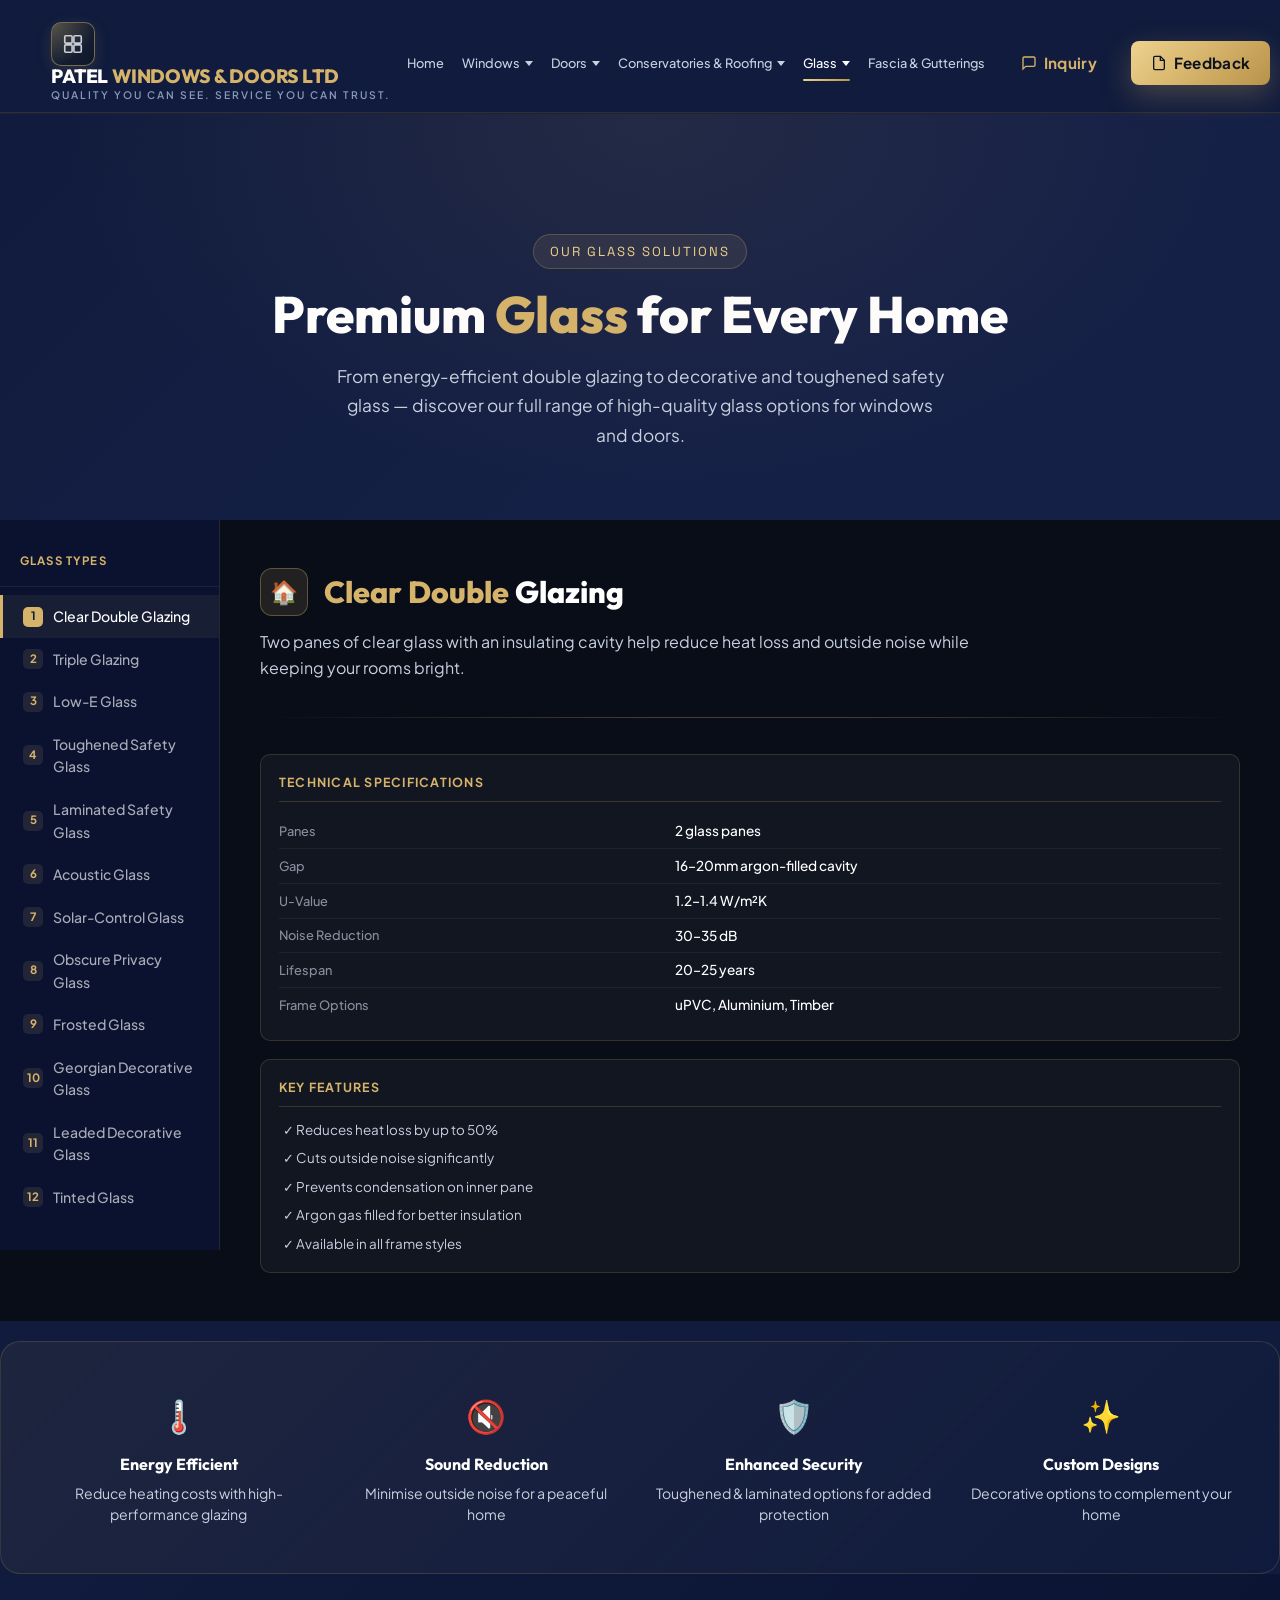
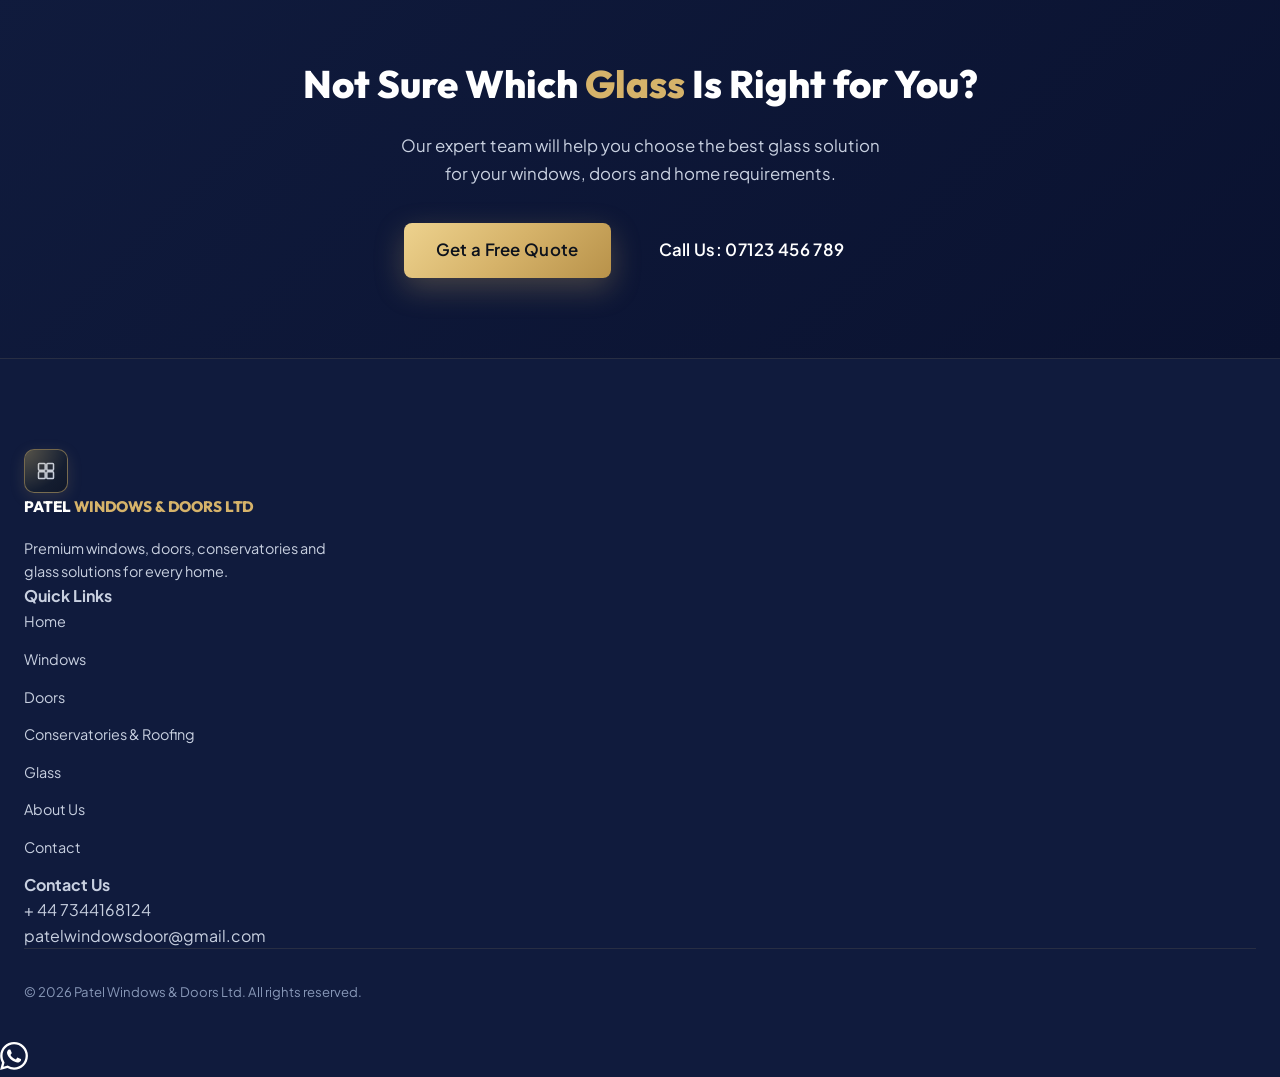
<file: glass.html>
<!DOCTYPE html>
<html lang="en">

<head>
  <meta charset="UTF-8" />
  <meta name="viewport" content="width=device-width, initial-scale=1.0" />
  <title>Glass | Patel Windows &amp; Doors Ltd</title>
  <meta name="description"
    content="Explore our premium glass solutions including double glazing, decorative glass, and toughened safety glass for windows and doors." />
  <link rel="stylesheet" href="css/style.css" />
  <style>
    /* ===== GLASS PAGE STYLES ===== */
    .win-page-hero {
      background: linear-gradient(135deg, #101B3D 0%, #152046 60%, #152046 100%);
      padding: 120px 0 70px;
      text-align: center;
      position: relative;
      overflow: hidden;
    }

    .win-page-hero::before {
      content: '';
      position: absolute;
      top: 0;
      left: 0;
      right: 0;
      bottom: 0;
      background: radial-gradient(ellipse at 50% 0%, rgba(197, 160, 89, 0.09) 0%, transparent 65%);
      pointer-events: none;
    }

    .win-page-hero h1 {
      font-family: var(--font-heading);
      font-size: clamp(2.2rem, 4vw, 3.4rem);
      font-weight: 800;
      color: #fff;
      margin-bottom: 18px;
      line-height: 1.15;
    }

    .win-page-hero h1 span {
      color: var(--gold-primary);
    }

    .win-page-hero p {
      font-size: 1.08rem;
      color: var(--text-secondary);
      max-width: 620px;
      margin: 0 auto;
      line-height: 1.7;
    }

    .win-layout {
      display: grid;
      grid-template-columns: 220px 1fr;
      gap: 0;
      min-height: 600px;
      background: #080d18;
    }

    .win-sidenav {
      background: #0A1230;
      border-right: 1px solid rgba(214, 179, 106, 0.12);
      padding: 32px 0;
      position: sticky;
      top: 70px;
      height: fit-content;
    }

    .win-sidenav-title {
      font-size: 0.72rem;
      font-weight: 700;
      letter-spacing: 0.1em;
      color: var(--gold-primary);
      text-transform: uppercase;
      padding: 0 20px 16px;
      border-bottom: 1px solid rgba(214, 179, 106, 0.1);
      margin-bottom: 8px;
    }

    .win-sidenav-link {
      display: flex;
      align-items: center;
      gap: 10px;
      padding: 10px 20px;
      color: rgba(255, 255, 255, 0.65);
      font-size: 0.88rem;
      font-weight: 500;
      transition: all 0.2s;
      border-left: 3px solid transparent;
      cursor: pointer;
      text-decoration: none;
    }

    .win-sidenav-link:hover,
    .win-sidenav-link.active {
      color: #fff;
      background: rgba(214, 179, 106, 0.07);
      border-left-color: var(--gold-primary);
    }

    .win-sidenav-link .sn-num {
      display: inline-flex;
      align-items: center;
      justify-content: center;
      width: 20px;
      height: 20px;
      background: rgba(214, 179, 106, 0.12);
      border-radius: 5px;
      font-size: 0.72rem;
      font-weight: 700;
      color: var(--gold-primary);
      flex-shrink: 0;
    }

    .win-sidenav-link.active .sn-num {
      background: var(--gold-primary);
      color: #101B3D;
    }

    .win-content {
      padding: 48px 40px;
    }

    .win-section {
      display: none;
      animation: fadeInSection 0.4s ease;
    }

    .win-section.active {
      display: block;
    }

    @keyframes fadeInSection {
      from {
        opacity: 0;
        transform: translateY(12px);
      }

      to {
        opacity: 1;
        transform: translateY(0);
      }
    }

    .win-section-header {
      display: flex;
      align-items: center;
      gap: 16px;
      margin-bottom: 12px;
    }

    .win-section-icon {
      width: 48px;
      height: 48px;
      background: rgba(214, 179, 106, 0.12);
      border: 1px solid rgba(214, 179, 106, 0.35);
      border-radius: 12px;
      display: flex;
      align-items: center;
      justify-content: center;
      font-size: 1.4rem;
      flex-shrink: 0;
    }

    .win-section-title {
      font-family: var(--font-heading);
      font-size: 1.9rem;
      font-weight: 800;
      color: #fff;
      margin: 0;
    }

    .win-section-title span {
      color: var(--gold-primary);
    }

    .win-section-desc {
      color: var(--text-secondary);
      font-size: 1rem;
      line-height: 1.65;
      max-width: 750px;
      margin-bottom: 36px;
    }

    .win-section-divider {
      height: 1px;
      background: linear-gradient(90deg, transparent, rgba(214, 179, 106, 0.3) 40%, rgba(214, 179, 106, 0.3) 60%, transparent);
      margin-bottom: 36px;
    }

    .win-coming-soon {
      display: flex;
      flex-direction: column;
      align-items: center;
      justify-content: center;
      min-height: 300px;
      background: rgba(255, 255, 255, 0.03);
      border: 2px dashed rgba(214, 179, 106, 0.2);
      border-radius: 20px;
      text-align: center;
      padding: 48px;
    }

    .win-coming-soon .cs-icon {
      font-size: 3rem;
      margin-bottom: 16px;
    }

    .win-coming-soon h3 {
      font-family: var(--font-heading);
      font-size: 1.3rem;
      font-weight: 700;
      color: var(--gold-primary);
      margin-bottom: 10px;
    }

    .win-coming-soon p {
      color: var(--text-secondary);
      font-size: 0.95rem;
      margin: 0;
    }

    /* Benefits strip */
    .glass-benefits {
      background: linear-gradient(135deg, rgba(197, 160, 89, 0.08) 0%, rgba(16, 27, 61, 0.5) 100%);
      border: 1px solid rgba(197, 160, 89, 0.2);
      border-radius: 20px;
      padding: 48px 40px;
      display: grid;
      grid-template-columns: repeat(auto-fit, minmax(200px, 1fr));
      gap: 32px;
      margin-top: 20px;
    }

    .glass-benefit-item {
      text-align: center;
    }

    .glass-benefit-item .benefit-icon {
      font-size: 2rem;
      margin-bottom: 10px;
      display: block;
    }

    .glass-benefit-item h4 {
      font-family: var(--font-heading);
      font-size: 1rem;
      font-weight: 700;
      color: #fff;
      margin-bottom: 6px;
    }

    .glass-benefit-item p {
      color: var(--text-secondary);
      font-size: 0.88rem;
      margin: 0;
      line-height: 1.5;
    }

    /* CTA Section */
    .glass-cta {
      background: linear-gradient(135deg, #101B3D 0%, #0A1230 100%);
      padding: 80px 0;
      text-align: center;
    }

    .glass-cta h2 {
      font-family: var(--font-heading);
      font-size: clamp(1.8rem, 3vw, 2.6rem);
      font-weight: 800;
      color: #fff;
      margin-bottom: 16px;
    }

    .glass-cta h2 span {
      color: var(--gold-primary);
    }

    .glass-cta p {
      color: var(--text-secondary);
      font-size: 1.05rem;
      margin-bottom: 36px;
      max-width: 500px;
      margin-left: auto;
      margin-right: auto;
      line-height: 1.65;
    }

    @media (max-width: 900px) {
      .win-layout {
        grid-template-columns: 1fr;
      }

      .win-sidenav {
        position: static;
        display: flex;
        overflow-x: auto;
        padding: 0;
        border-right: none;
        border-bottom: 1px solid rgba(214, 179, 106, 0.12);
      }

      .win-sidenav-title {
        display: none;
      }

      .win-sidenav-link {
        flex-direction: column;
        gap: 4px;
        padding: 12px 14px;
        font-size: 0.78rem;
        border-left: none;
        border-bottom: 3px solid transparent;
        white-space: nowrap;
      }

      .win-sidenav-link.active,
      .win-sidenav-link:hover {
        border-left-color: transparent;
        border-bottom-color: var(--gold-primary);
      }

      .win-content {
        padding: 28px 20px;
      }

      .glass-benefits {
        padding: 32px 24px;
        gap: 24px;
      }
    }
  </style>


  <style id="glass-spec-css">
    /* ===== GLASS SPEC LAYOUT ===== */
    .gs-layout {
      display: grid;
      grid-template-columns: 1fr;
      gap: 24px;
      margin-top: 20px;
    }

    .gs-info {
      display: flex;
      flex-direction: column;
      gap: 18px;
    }

    .gs-spec-box,
    .gs-features-box {
      background: rgba(255, 255, 255, 0.04);
      border: 1px solid rgba(214, 179, 106, 0.18);
      border-radius: 10px;
      padding: 18px;
    }

    .gs-spec-title {
      font-size: 0.78rem;
      font-weight: 700;
      letter-spacing: 0.1em;
      text-transform: uppercase;
      color: #D6B36A;
      margin-bottom: 12px;
      padding-bottom: 8px;
      border-bottom: 1px solid rgba(214, 179, 106, 0.2);
    }

    .gs-spec-table {
      width: 100%;
      border-collapse: collapse;
    }

    .gs-spec-table tr+tr td {
      border-top: 1px solid rgba(255, 255, 255, 0.05);
    }

    .gs-label {
      font-size: 0.8rem;
      color: rgba(200, 208, 224, 0.65);
      padding: 6px 8px 6px 0;
      width: 42%;
      font-weight: 500;
    }

    .gs-value {
      font-size: 0.85rem;
      color: #fff;
      padding: 6px 0;
      font-weight: 500;
    }

    .gs-features-list {
      list-style: none;
      margin: 0;
      padding: 0;
      display: flex;
      flex-direction: column;
      gap: 7px;
    }

    .gs-features-list li {
      font-size: 0.84rem;
      color: #C8D0E0;
      padding-left: 4px;
    }

    .gs-features-list li::before {
      content: "";
    }
  </style>
</head>

<body>

  <!-- ======= PAGE TRANSITION OVERLAY ======= -->
  <div id="page-transition" aria-hidden="true" style="display:none;">
    <div class="di-bg">
      <div class="di-particle" style="left:10%;animation-delay:0s;"></div>
      <div class="di-particle" style="left:30%;animation-delay:0.3s;"></div>
      <div class="di-particle" style="left:55%;animation-delay:0.6s;"></div>
      <div class="di-particle" style="left:78%;animation-delay:0.1s;"></div>
      <div class="di-particle" style="left:90%;animation-delay:0.9s;"></div>
    </div>
    <div class="pt-scene">
      <div class="di-floor"></div>
      <div class="di-step"></div>
      <div class="di-frame">
        <div class="di-frame-top"></div>
        <div class="di-frame-left"></div>
        <div class="di-frame-right"></div>
        <div class="di-door di-door-left" id="ptDoorL">
          <div class="di-door-face">
            <div class="di-door-inset di-inset-1"></div>
            <div class="di-door-inset di-inset-2"></div>
            <div class="di-door-inset di-inset-3"></div>
            <div class="di-door-inset di-inset-4"></div>
            <div class="di-door-glass"></div>
          </div>
          <div class="di-handle di-handle-r"></div>
        </div>
        <div class="di-door di-door-right" id="ptDoorR">
          <div class="di-door-face">
            <div class="di-door-inset di-inset-1"></div>
            <div class="di-door-inset di-inset-2"></div>
            <div class="di-door-inset di-inset-3"></div>
            <div class="di-door-inset di-inset-4"></div>
            <div class="di-door-glass"></div>
          </div>
          <div class="di-handle di-handle-l"></div>
        </div>
        <div class="di-seam"></div>
      </div>
    </div>
    <!-- Brand name shown behind opening doors -->
    <div class="di-welcome pt-welcome">
      <div class="di-welcome-inner">
        <div class="di-logo-wrap">
          <svg width="72" height="72" viewBox="0 0 100 100" fill="none">
            <rect width="100" height="100" rx="20" fill="#101B3D" stroke="#D6B36A" stroke-width="4" />
            <rect x="13" y="13" width="74" height="74" rx="6" fill="none" stroke="#D6B36A" stroke-width="6" />
            <line x1="50" y1="13" x2="50" y2="87" stroke="#D6B36A" stroke-width="4.5" />
            <line x1="13" y1="50" x2="87" y2="50" stroke="#D6B36A" stroke-width="4.5" />
          </svg>
        </div>
        <div class="di-gold-line"></div>
        <p class="di-sub">— WELCOME TO —</p>
        <h1 class="di-title">Patel Windows<br><span>&amp; Doors Ltd</span></h1>
        <p class="di-tagline">Quality You Can See &nbsp;&middot;&nbsp; Service You Can Trust</p>
        <div class="di-gold-line"></div>
      </div>
    </div>
  </div>
  <!-- /#page-transition -->


  <!-- ======= PAGE TRANSITION OVERLAY ======= -->



  <!-- ===== HEADER ===== -->
  <header class="site-header" id="site-header">
    <div class="topbar">
      <div class="container topbar-inner">
        <div class="topbar-left">
          <svg width="14" height="14" viewBox="0 0 24 24" fill="none" stroke="currentColor" stroke-width="2">

          </svg>

        </div>
      </div>
      <div class="header-inner container">
        <a href="index.html" class="logo-link" aria-label="Patel Windows &amp; Doors Ltd Home">
          <div class="logo-icon">
            <svg width="22" height="22" viewBox="0 0 24 24" fill="none" stroke="currentColor" stroke-width="1.8"
              stroke-linecap="round" stroke-linejoin="round">
              <rect x="3" y="3" width="8" height="8" rx="1" />
              <rect x="13" y="3" width="8" height="8" rx="1" />
              <rect x="3" y="13" width="8" height="8" rx="1" />
              <rect x="13" y="13" width="8" height="8" rx="1" />
            </svg>
          </div>
          <div class="logo-text">
            <span class="logo-title">PATEL <span>WINDOWS &amp; DOORS LTD</span></span>
            <span class="logo-tagline">Quality You Can See. Service You Can Trust.</span>
          </div>
        </a>
        <nav class="nav-menu" id="nav-menu" aria-label="Primary Navigation">
          <a href="index.html" class="nav-link">Home</a>
          <div class="nav-dropdown">
            <a href="windows.html" class="nav-link">Windows <span class="dropdown-arrow"></span></a>
            <div class="nav-dropdown-menu">
              <a href="windows.html#upvc" class="nav-dropdown-item"><span class="item-num">1</span> uPVC Windows</a>
              <a href="windows.html#aluminium" class="nav-dropdown-item"><span class="item-num">2</span> Aluminium
                Windows</a>
              <a href="windows.html#flush-casement" class="nav-dropdown-item"><span class="item-num">3</span> Flush
                Casement Windows</a>
              <a href="windows.html#sliding-sash" class="nav-dropdown-item"><span class="item-num">4</span> Sliding Sash
                Windows</a>
              <a href="windows.html#tilt-turn" class="nav-dropdown-item"><span class="item-num">5</span> Tilt and Turn
                Windows</a>
              <a href="windows.html#french-casement" class="nav-dropdown-item"><span class="item-num">6</span> French
                Casement Windows</a>
              <a href="windows.html#bay-bow" class="nav-dropdown-item"><span class="item-num">7</span> Bay and Bow
                Windows</a>
              <div class="nav-dropdown-divider"></div>
              <a href="windows.html#heritage" class="nav-dropdown-item"><span class="item-num">8</span> Heritage
                Windows</a>
              <a href="windows.html#timber" class="nav-dropdown-item"><span class="item-num">9</span> Timber Windows</a>
              <a href="windows.html#roof-skylights" class="nav-dropdown-item"><span class="item-num">10</span> Roof
                Windows &amp; Skylights</a>
              <a href="windows.html#commercial" class="nav-dropdown-item"><span class="item-num">11</span> Commercial
                Windows</a>
              <a href="windows.html#bespoke" class="nav-dropdown-item"><span class="item-num">12</span> Bespoke
                Windows</a>
            </div>
          </div>
          <div class="nav-dropdown">
            <a href="doors.html" class="nav-link">Doors <span class="dropdown-arrow"></span></a>
            <div class="nav-dropdown-menu">
              <a href="doors.html#single-upvc-doors" class="nav-dropdown-item"><span class="item-num">1</span> Single
                Upvc Doors</a>
              <a href="doors.html#composite-doors" class="nav-dropdown-item"><span class="item-num">2</span> Composite
                Doors</a>
              <a href="doors.html#bifold-doors" class="nav-dropdown-item"><span class="item-num">3</span> Bifold
                Doors</a>
            </div>
          </div>
          <div class="nav-dropdown">
            <a href="conservatories.html" class="nav-link">Conservatories &amp; Roofing <span
                class="dropdown-arrow"></span></a>
            <div class="nav-dropdown-menu">
              <a href="conservatories.html#roof-lanterns" class="nav-dropdown-item"><span class="item-num">1</span> Roof
                Lanterns</a>
              <a href="conservatories.html#conservatory" class="nav-dropdown-item"><span class="item-num">2</span>
                Conservatory</a>
            </div>
          </div>
          <div class="nav-dropdown">
            <a href="glass.html" class="nav-link active">Glass <span class="dropdown-arrow"></span></a>
            <div class="nav-dropdown-menu">
              <a href="glass.html#clear-double" class="nav-dropdown-item"><span class="item-num">1</span> Clear Double
                Glazing</a>
              <a href="glass.html#triple-glazing" class="nav-dropdown-item"><span class="item-num">2</span> Triple
                Glazing</a>
              <a href="glass.html#low-e" class="nav-dropdown-item"><span class="item-num">3</span> Low-E Glass</a>
              <a href="glass.html#toughened" class="nav-dropdown-item"><span class="item-num">4</span> Toughened Safety
                Glass</a>
              <a href="glass.html#laminated" class="nav-dropdown-item"><span class="item-num">5</span> Laminated Safety
                Glass</a>
              <a href="glass.html#acoustic" class="nav-dropdown-item"><span class="item-num">6</span> Acoustic Glass</a>
              <a href="glass.html#solar-control" class="nav-dropdown-item"><span class="item-num">7</span> Solar-Control
                Glass</a>
              <div class="nav-dropdown-divider"></div>
              <a href="glass.html#obscure" class="nav-dropdown-item"><span class="item-num">8</span> Obscure Privacy
                Glass</a>
              <a href="glass.html#frosted" class="nav-dropdown-item"><span class="item-num">9</span> Frosted Glass</a>
              <a href="glass.html#georgian" class="nav-dropdown-item"><span class="item-num">10</span> Georgian
                Decorative Glass</a>
              <a href="glass.html#leaded" class="nav-dropdown-item"><span class="item-num">11</span> Leaded Decorative
                Glass</a>
              <a href="glass.html#tinted" class="nav-dropdown-item"><span class="item-num">12</span> Tinted Glass</a>
            </div>
          </div>
          <a href="fascia.html" class="nav-link" style="white-space:nowrap;">Fascia &amp; Gutterings</a>
          <div class="mobile-nav-actions">
            <a href="#" class="btn btn-outline btn-sm mobile-quote-btn inq-open-btn"
              style="border-color:#D6B36A;color:#D6B36A;white-space:nowrap;">Inquiry</a>
            <a href="feedback.html" class="btn btn-primary btn-sm mobile-quote-btn">Feedback</a>
          </div>
        </nav>
        <div class="header-actions">
          <a href="#" class="btn btn-outline inq-open-btn"
            style="border-color:#D6B36A;color:#D6B36A;font-size:0.95rem;padding:10px 20px;font-weight:700;display:inline-flex;align-items:center;gap:7px;">
            <svg width="16" height="16" viewBox="0 0 24 24" fill="none" stroke="currentColor" stroke-width="2">
              <path d="M21 15a2 2 0 0 1-2 2H7l-4 4V5a2 2 0 0 1 2-2h14a2 2 0 0 1 2 2z"></path>
            </svg>
            Inquiry
          </a>
          <a href="feedback.html" class="btn btn-primary"
            style="font-size:0.95rem;padding:10px 20px;font-weight:700;display:inline-flex;align-items:center;gap:7px;">
            <svg width="16" height="16" viewBox="0 0 24 24" fill="none" stroke="currentColor" stroke-width="2">
              <path d="M14 2H6a2 2 0 0 0-2 2v16a2 2 0 0 0 2 2h12a2 2 0 0 0 2-2V8z"></path>
              <polyline points="14 2 14 8 20 8"></polyline>
            </svg>
            Feedback
          </a>
          <button class="mobile-toggle" id="mobile-toggle" aria-label="Toggle navigation" aria-expanded="false">
            <span class="toggle-bar"
              style="display:block;width:22px;height:2px;background:#ffffff;border-radius:2px;"></span>
            <span class="toggle-bar"
              style="display:block;width:22px;height:2px;background:#ffffff;border-radius:2px;"></span>
            <span class="toggle-bar"
              style="display:block;width:22px;height:2px;background:#ffffff;border-radius:2px;"></span>
          </button>
        </div>
      </div>
  </header>

  <!-- ===== HERO ===== -->
  <section class="win-page-hero">
    <div class="container">
      <span class="eyebrow">OUR GLASS SOLUTIONS</span>
      <h1>Premium <span>Glass</span> for Every Home</h1>
      <p>From energy-efficient double glazing to decorative and toughened safety glass — discover our full range of
        high-quality glass options for windows and doors.</p>
    </div>
  </section>

  <!-- ===== GLASS TYPES: SIDEBAR + CONTENT ===== -->
  <div class="win-layout">
    <aside class="win-sidenav" aria-label="Glass types">
      <div class="win-sidenav-title">Glass Types</div>
      <a class="win-sidenav-link active" href="#clear-double" data-section="clear-double"><span class="sn-num">1</span>
        Clear Double Glazing</a>
      <a class="win-sidenav-link" href="#triple-glazing" data-section="triple-glazing"><span class="sn-num">2</span>
        Triple Glazing</a>
      <a class="win-sidenav-link" href="#low-e" data-section="low-e"><span class="sn-num">3</span> Low-E Glass</a>
      <a class="win-sidenav-link" href="#toughened" data-section="toughened"><span class="sn-num">4</span> Toughened
        Safety Glass</a>
      <a class="win-sidenav-link" href="#laminated" data-section="laminated"><span class="sn-num">5</span> Laminated
        Safety Glass</a>
      <a class="win-sidenav-link" href="#acoustic" data-section="acoustic"><span class="sn-num">6</span> Acoustic
        Glass</a>
      <a class="win-sidenav-link" href="#solar-control" data-section="solar-control"><span class="sn-num">7</span>
        Solar-Control Glass</a>
      <a class="win-sidenav-link" href="#obscure" data-section="obscure"><span class="sn-num">8</span> Obscure Privacy
        Glass</a>
      <a class="win-sidenav-link" href="#frosted" data-section="frosted"><span class="sn-num">9</span> Frosted Glass</a>
      <a class="win-sidenav-link" href="#georgian" data-section="georgian"><span class="sn-num">10</span> Georgian
        Decorative Glass</a>
      <a class="win-sidenav-link" href="#leaded" data-section="leaded"><span class="sn-num">11</span> Leaded Decorative
        Glass</a>
      <a class="win-sidenav-link" href="#tinted" data-section="tinted"><span class="sn-num">12</span> Tinted Glass</a>
    </aside>

    <main class="win-content">
      <section class="win-section active" id="clear-double">
        <div class="win-section-header">
          <div class="win-section-icon">🏠</div>
          <h2 class="win-section-title"><span>Clear Double</span> Glazing</h2>
        </div>
        <p class="win-section-desc">Two panes of clear glass with an insulating cavity help reduce heat loss and outside
          noise while keeping your rooms bright.</p>
        <div class="win-section-divider"></div>

        <div class="gs-layout" style="grid-template-columns:1fr;">
          <div class="gs-info">
            <div class="gs-spec-box">
              <div class="gs-spec-title">Technical Specifications</div>
              <table class="gs-spec-table">
                <tr>
                  <td class="gs-label">Panes</td>
                  <td class="gs-value">2 glass panes</td>
                </tr>
                <tr>
                  <td class="gs-label">Gap</td>
                  <td class="gs-value">16–20mm argon-filled cavity</td>
                </tr>
                <tr>
                  <td class="gs-label">U-Value</td>
                  <td class="gs-value">1.2–1.4 W/m²K</td>
                </tr>
                <tr>
                  <td class="gs-label">Noise Reduction</td>
                  <td class="gs-value">30–35 dB</td>
                </tr>
                <tr>
                  <td class="gs-label">Lifespan</td>
                  <td class="gs-value">20–25 years</td>
                </tr>
                <tr>
                  <td class="gs-label">Frame Options</td>
                  <td class="gs-value">uPVC, Aluminium, Timber</td>
                </tr>
              </table>
            </div>
            <div class="gs-features-box">
              <div class="gs-spec-title">Key Features</div>
              <ul class="gs-features-list">
                <li>✓ Reduces heat loss by up to 50%</li>
                <li>✓ Cuts outside noise significantly</li>
                <li>✓ Prevents condensation on inner pane</li>
                <li>✓ Argon gas filled for better insulation</li>
                <li>✓ Available in all frame styles</li>
              </ul>
            </div>
          </div>
        </div>
      </section>

      <section class="win-section" id="triple-glazing">
        <div class="win-section-header">
          <div class="win-section-icon">❄️</div>
          <h2 class="win-section-title"><span>Triple</span> Glazing</h2>
        </div>
        <p class="win-section-desc">Three panes of glass provide an additional insulating layer and can help improve
          comfort and reduce outside noise.</p>
        <div class="win-section-divider"></div>

        <div class="gs-layout" style="grid-template-columns:1fr;">
          <div class="gs-info">
            <div class="gs-spec-box">
              <div class="gs-spec-title">Technical Specifications</div>
              <table class="gs-spec-table">
                <tr>
                  <td class="gs-label">Panes</td>
                  <td class="gs-value">3 glass panes</td>
                </tr>
                <tr>
                  <td class="gs-label">Gap</td>
                  <td class="gs-value">2× 14mm argon-filled cavities</td>
                </tr>
                <tr>
                  <td class="gs-label">U-Value</td>
                  <td class="gs-value">0.6–0.8 W/m²K</td>
                </tr>
                <tr>
                  <td class="gs-label">Noise Reduction</td>
                  <td class="gs-value">38–42 dB</td>
                </tr>
                <tr>
                  <td class="gs-label">Lifespan</td>
                  <td class="gs-value">25–30 years</td>
                </tr>
                <tr>
                  <td class="gs-label">Frame Options</td>
                  <td class="gs-value">uPVC, Aluminium, Timber</td>
                </tr>
              </table>
            </div>
            <div class="gs-features-box">
              <div class="gs-spec-title">Key Features</div>
              <ul class="gs-features-list">
                <li>✓ Superior thermal performance</li>
                <li>✓ Ideal for cold & noisy environments</li>
                <li>✓ Reduces energy bills further</li>
                <li>✓ Condensation free inner surface</li>
                <li>✓ Best for north-facing rooms</li>
              </ul>
            </div>
          </div>
        </div>
      </section>

      <section class="win-section" id="low-e">
        <div class="win-section-header">
          <div class="win-section-icon">🌡️</div>
          <h2 class="win-section-title"><span>Low-E</span> Glass</h2>
        </div>
        <p class="win-section-desc">Low-emissivity glass has a special coating designed to reflect heat back into the
          room while allowing natural light to pass through.</p>
        <div class="win-section-divider"></div>

        <div class="gs-layout" style="grid-template-columns:1fr;">
          <div class="gs-info">
            <div class="gs-spec-box">
              <div class="gs-spec-title">Technical Specifications</div>
              <table class="gs-spec-table">
                <tr>
                  <td class="gs-label">Coating</td>
                  <td class="gs-value">Microscopically thin metallic layer</td>
                </tr>
                <tr>
                  <td class="gs-label">U-Value</td>
                  <td class="gs-value">1.0–1.2 W/m²K</td>
                </tr>
                <tr>
                  <td class="gs-label">Light Transmission</td>
                  <td class="gs-value">72–78%</td>
                </tr>
                <tr>
                  <td class="gs-label">Solar Gain (g-value)</td>
                  <td class="gs-value">0.60–0.65</td>
                </tr>
                <tr>
                  <td class="gs-label">Lifespan</td>
                  <td class="gs-value">20+ years</td>
                </tr>
                <tr>
                  <td class="gs-label">Finish</td>
                  <td class="gs-value">Clear, Neutral or Solar</td>
                </tr>
              </table>
            </div>
            <div class="gs-features-box">
              <div class="gs-spec-title">Key Features</div>
              <ul class="gs-features-list">
                <li>✓ Reflects heat back into the room</li>
                <li>✓ Allows daylight in without heat loss</li>
                <li>✓ Reduces glare</li>
                <li>✓ Prevents UV fading of furniture</li>
                <li>✓ Works in double or triple units</li>
              </ul>
            </div>
          </div>
        </div>
      </section>

      <section class="win-section" id="toughened">
        <div class="win-section-header">
          <div class="win-section-icon">🛡️</div>
          <h2 class="win-section-title"><span>Toughened Safety</span> Glass</h2>
        </div>
        <p class="win-section-desc">Heat-treated glass designed for increased strength. When broken, it typically
          fragments into smaller pieces than standard glass.</p>
        <div class="win-section-divider"></div>

        <div class="gs-layout" style="grid-template-columns:1fr;">
          <div class="gs-info">
            <div class="gs-spec-box">
              <div class="gs-spec-title">Technical Specifications</div>
              <table class="gs-spec-table">
                <tr>
                  <td class="gs-label">Strength</td>
                  <td class="gs-value">4–5× stronger than standard glass</td>
                </tr>
                <tr>
                  <td class="gs-label">Thickness</td>
                  <td class="gs-value">4mm, 6mm, 8mm, 10mm, 12mm</td>
                </tr>
                <tr>
                  <td class="gs-label">Break Pattern</td>
                  <td class="gs-value">Small, blunt granules</td>
                </tr>
                <tr>
                  <td class="gs-label">Heat Treatment</td>
                  <td class="gs-value">620°C thermal process</td>
                </tr>
                <tr>
                  <td class="gs-label">Standard</td>
                  <td class="gs-value">EN 12150</td>
                </tr>
                <tr>
                  <td class="gs-label">Applications</td>
                  <td class="gs-value">Doors, low-level panes, roofs</td>
                </tr>
              </table>
            </div>
            <div class="gs-features-box">
              <div class="gs-spec-title">Key Features</div>
              <ul class="gs-features-list">
                <li>✓ Safety rated — cannot be cut after tempering</li>
                <li>✓ Resists thermal shock & impact</li>
                <li>✓ Safe breakage pattern</li>
                <li>✓ Required by building regulations for critical locations</li>
                <li>✓ Available in clear, tinted or coated</li>
              </ul>
            </div>
          </div>
        </div>
      </section>

      <section class="win-section" id="laminated">
        <div class="win-section-header">
          <div class="win-section-icon">🔒</div>
          <h2 class="win-section-title"><span>Laminated Safety</span> Glass</h2>
        </div>
        <p class="win-section-desc">Laminated glass uses an interlayer between glass panes to help hold fragments
          together if the glass breaks.</p>
        <div class="win-section-divider"></div>

        <div class="gs-layout" style="grid-template-columns:1fr;">
          <div class="gs-info">
            <div class="gs-spec-box">
              <div class="gs-spec-title">Technical Specifications</div>
              <table class="gs-spec-table">
                <tr>
                  <td class="gs-label">Construction</td>
                  <td class="gs-value">2 panes + interlayer PVB film</td>
                </tr>
                <tr>
                  <td class="gs-label">Thickness</td>
                  <td class="gs-value">6.4mm, 8.8mm, 10.8mm</td>
                </tr>
                <tr>
                  <td class="gs-label">Break Pattern</td>
                  <td class="gs-value">Stays in frame — no shattering</td>
                </tr>
                <tr>
                  <td class="gs-label">Sound Reduction</td>
                  <td class="gs-value">Up to 42 dB</td>
                </tr>
                <tr>
                  <td class="gs-label">Security Rating</td>
                  <td class="gs-value">P1A to P6B</td>
                </tr>
                <tr>
                  <td class="gs-label">UV Blocking</td>
                  <td class="gs-value">Up to 99%</td>
                </tr>
              </table>
            </div>
            <div class="gs-features-box">
              <div class="gs-spec-title">Key Features</div>
              <ul class="gs-features-list">
                <li>✓ Glass holds together when broken</li>
                <li>✓ Provides enhanced security</li>
                <li>✓ Excellent noise insulation</li>
                <li>✓ Blocks 99% of UV radiation</li>
                <li>✓ Ideal for overhead glazing & rooflights</li>
              </ul>
            </div>
          </div>
        </div>
      </section>

      <section class="win-section" id="acoustic">
        <div class="win-section-header">
          <div class="win-section-icon">🔇</div>
          <h2 class="win-section-title"><span>Acoustic</span> Glass</h2>
        </div>
        <p class="win-section-desc">Specialist glazing configurations can help reduce the amount of outside noise
          entering your home.</p>
        <div class="win-section-divider"></div>

        <div class="gs-layout" style="grid-template-columns:1fr;">
          <div class="gs-info">
            <div class="gs-spec-box">
              <div class="gs-spec-title">Technical Specifications</div>
              <table class="gs-spec-table">
                <tr>
                  <td class="gs-label">Noise Reduction</td>
                  <td class="gs-value">40–50 dB</td>
                </tr>
                <tr>
                  <td class="gs-label">Construction</td>
                  <td class="gs-value">Asymmetric laminated panes</td>
                </tr>
                <tr>
                  <td class="gs-label">Typical Thickness</td>
                  <td class="gs-value">10.8mm + cavity + 6.4mm</td>
                </tr>
                <tr>
                  <td class="gs-label">U-Value</td>
                  <td class="gs-value">1.1 W/m²K</td>
                </tr>
                <tr>
                  <td class="gs-label">Applications</td>
                  <td class="gs-value">Road/rail noise, airports, studios</td>
                </tr>
                <tr>
                  <td class="gs-label">Certification</td>
                  <td class="gs-value">BS EN ISO 10140</td>
                </tr>
              </table>
            </div>
            <div class="gs-features-box">
              <div class="gs-spec-title">Key Features</div>
              <ul class="gs-features-list">
                <li>✓ Specialist interlayer absorbs sound vibrations</li>
                <li>✓ Asymmetric pane widths disrupt resonance</li>
                <li>✓ Maintains clear visibility</li>
                <li>✓ Available as double or triple unit</li>
                <li>✓ Ideal for busy streets & transport corridors</li>
              </ul>
            </div>
          </div>
        </div>
      </section>

      <section class="win-section" id="solar-control">
        <div class="win-section-header">
          <div class="win-section-icon">☀️</div>
          <h2 class="win-section-title"><span>Solar-Control</span> Glass</h2>
        </div>
        <p class="win-section-desc">Solar-control glass helps manage solar heat and glare while maintaining natural
          light, making it a useful option for sunny rooms and conservatories.</p>
        <div class="win-section-divider"></div>

        <div class="gs-layout" style="grid-template-columns:1fr;">
          <div class="gs-info">
            <div class="gs-spec-box">
              <div class="gs-spec-title">Technical Specifications</div>
              <table class="gs-spec-table">
                <tr>
                  <td class="gs-label">Solar Factor (g)</td>
                  <td class="gs-value">0.20–0.35</td>
                </tr>
                <tr>
                  <td class="gs-label">Light Transmission</td>
                  <td class="gs-value">30–62%</td>
                </tr>
                <tr>
                  <td class="gs-label">Coating</td>
                  <td class="gs-value">Magnetron-sputtered metallic</td>
                </tr>
                <tr>
                  <td class="gs-label">U-Value</td>
                  <td class="gs-value">1.0–1.3 W/m²K</td>
                </tr>
                <tr>
                  <td class="gs-label">Colour Options</td>
                  <td class="gs-value">Neutral, Blue, Green, Bronze</td>
                </tr>
                <tr>
                  <td class="gs-label">Lifespan</td>
                  <td class="gs-value">20+ years</td>
                </tr>
              </table>
            </div>
            <div class="gs-features-box">
              <div class="gs-spec-title">Key Features</div>
              <ul class="gs-features-list">
                <li>✓ Reduces solar heat gain by up to 70%</li>
                <li>✓ Keeps interiors cooler in summer</li>
                <li>✓ Reduces glare from direct sunlight</li>
                <li>✓ Maintains natural daylight</li>
                <li>✓ Lowers air-conditioning costs</li>
              </ul>
            </div>
          </div>
        </div>
      </section>

      <section class="win-section" id="obscure">
        <div class="win-section-header">
          <div class="win-section-icon">🔐</div>
          <h2 class="win-section-title"><span>Obscure Privacy</span> Glass</h2>
        </div>
        <p class="win-section-desc">Obscure glass allows natural light into a room while limiting clear views through
          the glass for added privacy.</p>
        <div class="win-section-divider"></div>

        <div class="gs-layout" style="grid-template-columns:1fr;">
          <div class="gs-info">
            <div class="gs-spec-box">
              <div class="gs-spec-title">Technical Specifications</div>
              <table class="gs-spec-table">
                <tr>
                  <td class="gs-label">Obscurity Level</td>
                  <td class="gs-value">1–5 (Reeded to Opaque)</td>
                </tr>
                <tr>
                  <td class="gs-label">Patterns</td>
                  <td class="gs-value">Satin, Reeded, Stippolyte, Warwick</td>
                </tr>
                <tr>
                  <td class="gs-label">Thickness</td>
                  <td class="gs-value">4mm, 6mm</td>
                </tr>
                <tr>
                  <td class="gs-label">Light Transmission</td>
                  <td class="gs-value">60–80%</td>
                </tr>
                <tr>
                  <td class="gs-label">Applications</td>
                  <td class="gs-value">Bathrooms, ensuites, side panels</td>
                </tr>
                <tr>
                  <td class="gs-label">Available As</td>
                  <td class="gs-value">Single, double or triple glazed</td>
                </tr>
              </table>
            </div>
            <div class="gs-features-box">
              <div class="gs-spec-title">Key Features</div>
              <ul class="gs-features-list">
                <li>✓ Provides privacy while admitting light</li>
                <li>✓ Wide range of patterns & textures</li>
                <li>✓ Can be combined with any glazing unit</li>
                <li>✓ Maintains clean, modern look</li>
                <li>✓ Ideal for bathrooms and street-facing rooms</li>
              </ul>
            </div>
          </div>
        </div>
      </section>

      <section class="win-section" id="frosted">
        <div class="win-section-header">
          <div class="win-section-icon">✨</div>
          <h2 class="win-section-title"><span>Frosted</span> Glass</h2>
        </div>
        <p class="win-section-desc">Frosted glass provides privacy with a softly diffused appearance, making it a
          popular choice for bathrooms and entrance doors.</p>
        <div class="win-section-divider"></div>

        <div class="gs-layout" style="grid-template-columns:1fr;">
          <div class="gs-info">
            <div class="gs-spec-box">
              <div class="gs-spec-title">Technical Specifications</div>
              <table class="gs-spec-table">
                <tr>
                  <td class="gs-label">Process</td>
                  <td class="gs-value">Acid-etched or sandblasted</td>
                </tr>
                <tr>
                  <td class="gs-label">Finish</td>
                  <td class="gs-value">Matt white, translucent</td>
                </tr>
                <tr>
                  <td class="gs-label">Thickness</td>
                  <td class="gs-value">4mm, 6mm, 8mm</td>
                </tr>
                <tr>
                  <td class="gs-label">Privacy Level</td>
                  <td class="gs-value">High — no clear sightlines</td>
                </tr>
                <tr>
                  <td class="gs-label">Cleanability</td>
                  <td class="gs-value">Sealed acid-etch — wipes clean</td>
                </tr>
                <tr>
                  <td class="gs-label">Applications</td>
                  <td class="gs-value">Partitions, doors, bathrooms</td>
                </tr>
              </table>
            </div>
            <div class="gs-features-box">
              <div class="gs-spec-title">Key Features</div>
              <ul class="gs-features-list">
                <li>✓ Fully opaque while letting in light</li>
                <li>✓ Available in full or partial coverage</li>
                <li>✓ One-sided or both-sided etching</li>
                <li>✓ Modern & timeless aesthetic</li>
                <li>✓ Can include bespoke patterns or logos</li>
              </ul>
            </div>
          </div>
        </div>
      </section>

      <section class="win-section" id="georgian">
        <div class="win-section-header">
          <div class="win-section-icon">🪟</div>
          <h2 class="win-section-title"><span>Georgian Decorative</span> Glass</h2>
        </div>
        <p class="win-section-desc">Georgian-style bars add a classic divided-pane look to glazing and can complement
          both traditional and modern homes.</p>
        <div class="win-section-divider"></div>

        <div class="gs-layout" style="grid-template-columns:1fr;">
          <div class="gs-info">
            <div class="gs-spec-box">
              <div class="gs-spec-title">Technical Specifications</div>
              <table class="gs-spec-table">
                <tr>
                  <td class="gs-label">Style</td>
                  <td class="gs-value">Grid/bar pattern within unit</td>
                </tr>
                <tr>
                  <td class="gs-label">Bar Material</td>
                  <td class="gs-value">Aluminium or plastic</td>
                </tr>
                <tr>
                  <td class="gs-label">Bar Width</td>
                  <td class="gs-value">19mm, 25mm</td>
                </tr>
                <tr>
                  <td class="gs-label">Glazing Unit</td>
                  <td class="gs-value">Double or triple</td>
                </tr>
                <tr>
                  <td class="gs-label">Period Styles</td>
                  <td class="gs-value">Classic 6-pane, 9-pane, 12-pane</td>
                </tr>
                <tr>
                  <td class="gs-label">Maintenance</td>
                  <td class="gs-value">No painting required</td>
                </tr>
              </table>
            </div>
            <div class="gs-features-box">
              <div class="gs-spec-title">Key Features</div>
              <ul class="gs-features-list">
                <li>✓ Traditional period character</li>
                <li>✓ Bars sealed inside glazing unit — easy to clean</li>
                <li>✓ No condensation on bars</li>
                <li>✓ Suits heritage & conservation areas</li>
                <li>✓ Pairs well with sash & casement frames</li>
              </ul>
            </div>
          </div>
        </div>
      </section>

      <section class="win-section" id="leaded">
        <div class="win-section-header">
          <div class="win-section-icon">🎨</div>
          <h2 class="win-section-title"><span>Leaded Decorative</span> Glass</h2>
        </div>
        <p class="win-section-desc">Leaded glass adds decorative detail and a traditional character to windows, doors
          and side panels.</p>
        <div class="win-section-divider"></div>

        <div class="gs-layout" style="grid-template-columns:1fr;">
          <div class="gs-info">
            <div class="gs-spec-box">
              <div class="gs-spec-title">Technical Specifications</div>
              <table class="gs-spec-table">
                <tr>
                  <td class="gs-label">Style</td>
                  <td class="gs-value">Leaded pattern between panes</td>
                </tr>
                <tr>
                  <td class="gs-label">Lead Type</td>
                  <td class="gs-value">Zinc or lead cames, various widths</td>
                </tr>
                <tr>
                  <td class="gs-label">Unit Type</td>
                  <td class="gs-value">Pre-sealed double glazed unit</td>
                </tr>
                <tr>
                  <td class="gs-label">Pattern Options</td>
                  <td class="gs-value">Diamond, Square, Floral, Bespoke</td>
                </tr>
                <tr>
                  <td class="gs-label">Colour Options</td>
                  <td class="gs-value">Clear, coloured, stained glass</td>
                </tr>
                <tr>
                  <td class="gs-label">Maintenance</td>
                  <td class="gs-value">Fully sealed — no lead exposure</td>
                </tr>
              </table>
            </div>
            <div class="gs-features-box">
              <div class="gs-spec-title">Key Features</div>
              <ul class="gs-features-list">
                <li>✓ Authentic traditional look</li>
                <li>✓ Sealed between panes for insulation</li>
                <li>✓ No maintenance or repainting of lead</li>
                <li>✓ Available in bespoke designs</li>
                <li>✓ Suits cottage, heritage & Victorian properties</li>
              </ul>
            </div>
          </div>
        </div>
      </section>

      <section class="win-section" id="tinted">
        <div class="win-section-header">
          <div class="win-section-icon">🌤️</div>
          <h2 class="win-section-title"><span>Tinted</span> Glass</h2>
        </div>
        <p class="win-section-desc">Tinted glass can reduce glare and change the appearance of a window while still
          allowing daylight into the space.</p>
        <div class="win-section-divider"></div>

        <div class="gs-layout" style="grid-template-columns:1fr;">
          <div class="gs-info">
            <div class="gs-spec-box">
              <div class="gs-spec-title">Technical Specifications</div>
              <table class="gs-spec-table">
                <tr>
                  <td class="gs-label">Tint Colours</td>
                  <td class="gs-value">Bronze, Grey, Green, Blue</td>
                </tr>
                <tr>
                  <td class="gs-label">Light Transmission</td>
                  <td class="gs-value">14–75% depending on tint</td>
                </tr>
                <tr>
                  <td class="gs-label">Solar Control</td>
                  <td class="gs-value">Moderate (g-value 0.4–0.6)</td>
                </tr>
                <tr>
                  <td class="gs-label">Thickness</td>
                  <td class="gs-value">4mm, 6mm, 8mm</td>
                </tr>
                <tr>
                  <td class="gs-label">Glare Reduction</td>
                  <td class="gs-value">Up to 60%</td>
                </tr>
                <tr>
                  <td class="gs-label">Available As</td>
                  <td class="gs-value">Single, double or triple glazed</td>
                </tr>
              </table>
            </div>
            <div class="gs-features-box">
              <div class="gs-spec-title">Key Features</div>
              <ul class="gs-features-list">
                <li>✓ Reduces glare and solar gain</li>
                <li>✓ Provides daytime privacy</li>
                <li>✓ Adds colour & character to facade</li>
                <li>✓ Available in multiple tint depths</li>
                <li>✓ Can be combined with Low-E or acoustic interlayers</li>
              </ul>
            </div>
          </div>
        </div>
      </section>
    </main>
  </div>

  <section class="glass-benefits container">
    <div class="glass-benefit-item">
      <span class="benefit-icon">🌡️</span>
      <h4>Energy Efficient</h4>
      <p>Reduce heating costs with high-performance glazing</p>
    </div>
    <div class="glass-benefit-item">
      <span class="benefit-icon">🔇</span>
      <h4>Sound Reduction</h4>
      <p>Minimise outside noise for a peaceful home</p>
    </div>
    <div class="glass-benefit-item">
      <span class="benefit-icon">🛡️</span>
      <h4>Enhanced Security</h4>
      <p>Toughened &amp; laminated options for added protection</p>
    </div>
    <div class="glass-benefit-item">
      <span class="benefit-icon">✨</span>
      <h4>Custom Designs</h4>
      <p>Decorative options to complement your home</p>
    </div>
  </section>

  <!-- ===== CTA ===== -->
  <section class="glass-cta">
    <div class="container">
      <h2>Not Sure Which <span>Glass</span> Is Right for You?</h2>
      <p>Our expert team will help you choose the best glass solution for your windows, doors and home requirements.</p>
      <div style="display:flex; gap:16px; justify-content:center; flex-wrap:wrap;">
        <a href="contact.html" class="btn btn-primary" style="font-size:1.05rem; padding:14px 32px;">
          Get a Free Quote
        </a>
        <a href="tel:07123456789" class="btn btn-outline" style="font-size:1.05rem; padding:14px 32px;">
          Call Us: 07123 456 789
        </a>
      </div>
    </div>
  </section>

  <!-- ===== FOOTER ===== -->
  <footer class="site-footer">
    <div class="container">
      <div class="footer-grid">
        <div class="footer-brand">
          <div class="footer-logo">
            <div class="logo-icon">
              <svg width="20" height="20" viewBox="0 0 24 24" fill="none" stroke="currentColor" stroke-width="1.8"
                stroke-linecap="round" stroke-linejoin="round">
                <rect x="3" y="3" width="8" height="8" rx="1" />
                <rect x="13" y="3" width="8" height="8" rx="1" />
                <rect x="3" y="13" width="8" height="8" rx="1" />
                <rect x="13" y="13" width="8" height="8" rx="1" />
              </svg>
            </div>
            <div>
              <span class="logo-title" style="font-size:0.95rem;">PATEL <span>WINDOWS &amp; DOORS LTD</span></span>
            </div>
          </div>
          <p class="footer-desc">Premium windows, doors, conservatories and glass solutions for every home.</p>
        </div>
        <div class="footer-links">
          <h4>Quick Links</h4>
          <ul>
            <li><a href="index.html">Home</a></li>
            <li><a href="index.html#windows">Windows</a></li>
            <li><a href="doors.html">Doors</a></li>
            <li><a href="conservatories.html">Conservatories &amp; Roofing</a></li>
            <li><a href="glass.html">Glass</a></li>
            <li><a href="about.html">About Us</a></li>
            <li><a href="contact.html">Contact</a></li>
          </ul>
        </div>
        <div class="footer-contact">
          <h4>Contact Us</h4>
          <p><a href="tel:07123456789">+ 44 7344168124</a></p>
          <p><a href="mailto:info@patelwindowsdoors.co.uk">patelwindowsdoor@gmail.com</a></p>
        </div>
      </div>
      <div class="footer-bottom">
        <p>&copy; 2026 Patel Windows &amp; Doors Ltd. All rights reserved.</p>
      </div>
    </div>
  </footer>

  <!-- WhatsApp FAB -->
  <a href="https://wa.me/447123456789" class="whatsapp-fab" target="_blank" rel="noopener"
    aria-label="Chat on WhatsApp">
    <svg width="28" height="28" viewBox="0 0 24 24" fill="currentColor">
      <path
        d="M17.472 14.382c-.297-.149-1.758-.867-2.03-.967-.273-.099-.471-.148-.67.15-.197.297-.767.966-.94 1.164-.173.199-.347.223-.644.075-.297-.15-1.255-.463-2.39-1.475-.883-.788-1.48-1.761-1.653-2.059-.173-.297-.018-.458.13-.606.134-.133.298-.347.446-.52.149-.174.198-.298.298-.497.099-.198.05-.371-.025-.52-.075-.149-.669-1.612-.916-2.207-.242-.579-.487-.5-.669-.51-.173-.008-.371-.01-.57-.01-.198 0-.52.074-.792.372-.272.297-1.04 1.016-1.04 2.479 0 1.462 1.065 2.875 1.213 3.074.149.198 2.096 3.2 5.077 4.487.709.306 1.262.489 1.694.625.712.227 1.36.195 1.871.118.571-.085 1.758-.719 2.006-1.413.248-.694.248-1.289.173-1.413-.074-.124-.272-.198-.57-.347m-5.421 7.403h-.004a9.87 9.87 0 01-5.031-1.378l-.361-.214-3.741.982.998-3.648-.235-.374a9.86 9.86 0 01-1.51-5.26c.001-5.45 4.436-9.884 9.888-9.884 2.64 0 5.122 1.03 6.988 2.898a9.825 9.825 0 012.893 6.994c-.003 5.45-4.437 9.884-9.885 9.884m8.413-18.297A11.815 11.815 0 0012.05 0C5.495 0 .16 5.335.157 11.892c0 2.096.547 4.142 1.588 5.945L.057 24l6.305-1.654a11.882 11.882 0 005.683 1.448h.005c6.554 0 11.89-5.335 11.893-11.893a11.821 11.821 0 00-3.48-8.413z" />
    </svg>
  </a>

  <script src="js/main.js"></script>
  <script>
    function showSection(sectionId) {
      var target = document.getElementById(sectionId);
      if (!target || !target.classList.contains('win-section')) return;

      document.querySelectorAll('.win-section').forEach(function (section) {
        section.classList.toggle('active', section === target);
      });

      document.querySelectorAll('.win-sidenav-link').forEach(function (link) {
        link.classList.toggle('active', link.getAttribute('data-section') === sectionId);
      });

      history.replaceState(null, null, '#' + sectionId);
    }

    document.querySelectorAll('.win-sidenav-link').forEach(function (link) {
      link.addEventListener('click', function (event) {
        event.preventDefault();
        showSection(this.getAttribute('data-section'));
      });
    });

    window.addEventListener('DOMContentLoaded', function () {
      var sectionId = window.location.hash.slice(1);
      if (sectionId) showSection(sectionId);
    });
  </script>


  <script id="page-transition-js">
    /* ===== PAGE TRANSITION - door opens on nav click ===== */
    (function () {
      var pt = document.getElementById('page-transition');
      if (!pt) return;

      var navigating = false;

      function runTransition(href) {
        if (navigating) return;
        navigating = true;

        pt.style.display = 'flex';

        requestAnimationFrame(function () {
          requestAnimationFrame(function () {
            pt.classList.add('pt-active');
            setTimeout(function () {
              pt.classList.add('pt-open');
              setTimeout(function () {
                // Signal index.html to skip its startup door animation
                if (href === 'index.html' || href.endsWith('/index.html') || href.endsWith('/')) {
                  sessionStorage.setItem('pt_navigated', '1');
                }
                window.location.href = href;
              }, 1200);
            }, 200);
          });
        });
      }

      var links = document.querySelectorAll(
        'a[href].nav-link, a[href].nav-dropdown-item, ' +
        'a[href].brand-logo, a[href].footer-link, ' +
        'a[href][class*="btn"], a[href].mobile-quote-btn, ' +
        'a[href].inq-open-btn'
      );

      links.forEach(function (el) {
        var href = el.getAttribute('href');
        if (!href || href.charAt(0) === '#' || href === '') return;
        if (href.indexOf('mailto:') === 0 || href.indexOf('tel:') === 0) return;
        if (href.indexOf('http') === 0 && href.indexOf(window.location.hostname) === -1) return;

        el.addEventListener('click', function (e) {
          if (e.ctrlKey || e.metaKey || e.shiftKey) return;
          e.preventDefault();
          e.stopPropagation();
          runTransition(href);
        }, true);
      });
    })();
  </script>


  <!-- ======= INQUIRY MODAL ======= -->
  <div id="inquiry-modal" class="inq-overlay" aria-hidden="true" role="dialog" aria-modal="true"
    aria-labelledby="inqModalTitle">
    <div class="inq-box">
      <button class="inq-close" id="inqClose" aria-label="Close">&times;</button>
      <div class="inq-header">
        <svg width="36" height="36" viewBox="0 0 100 100" fill="none">
          <rect width="100" height="100" rx="20" fill="#101B3D" stroke="#D6B36A" stroke-width="4" />
          <rect x="13" y="13" width="74" height="74" rx="6" fill="none" stroke="#D6B36A" stroke-width="6" />
          <line x1="50" y1="13" x2="50" y2="87" stroke="#D6B36A" stroke-width="4.5" />
          <line x1="13" y1="50" x2="87" y2="50" stroke="#D6B36A" stroke-width="4.5" />
        </svg>
        <div>
          <h2 id="inqModalTitle" class="inq-title">Make an Enquiry</h2>
          <p class="inq-sub">Our team will get back to you within 24 hours</p>
        </div>
      </div>
      <form id="inquiryForm" class="inq-form" novalidate>
        <div class="inq-row">
          <div class="inq-field">
            <label for="inqName">Full Name *</label>
            <input type="text" id="inqName" name="name" placeholder="Your full name" required>
          </div>
          <div class="inq-field">
            <label for="inqPhone">Phone Number *</label>
            <input type="tel" id="inqPhone" name="phone" placeholder="+44 7700 000000" required>
          </div>
        </div>
        <div class="inq-field">
          <label for="inqEmail">Email Address *</label>
          <input type="email" id="inqEmail" name="email" placeholder="your@email.com" required>
        </div>
        <div class="inq-field">
          <label for="inqService">Service Interested In</label>
          <select id="inqService" name="service">
            <option value="">— Select a service —</option>
            <optgroup label="Windows">
              <option>uPVC Windows</option>
              <option>Aluminium Windows</option>
              <option>Timber Windows</option>
              <option>Flush Casement Windows</option>
              <option>Tilt &amp; Turn Windows</option>
              <option>Bay &amp; Bow Windows</option>
            </optgroup>
            <optgroup label="Doors">
              <option>Composite Doors</option>
              <option>uPVC Doors</option>
              <option>Bifold Doors</option>
              <option>Aluminium Doors</option>
            </optgroup>
            <optgroup label="Conservatories &amp; Roofing">
              <option>Conservatories</option>
              <option>Roof Lanterns</option>
              <option>Orangeries</option>
            </optgroup>
            <optgroup label="Glass">
              <option>Double Glazing</option>
              <option>Triple Glazing</option>
              <option>Patterned Glass</option>
            </optgroup>
            <optgroup label="Fascia &amp; Gutterings">
              <option>Fascia Boards</option>
              <option>Guttering</option>
              <option>Soffits</option>
            </optgroup>
          </select>
        </div>
        <div class="inq-field">
          <label for="inqMsg">Message / Additional Details</label>
          <textarea id="inqMsg" name="message" rows="4"
            placeholder="Tell us about your project, measurements, preferences..."></textarea>
        </div>
        <button type="submit" class="inq-submit">
          <svg width="18" height="18" viewBox="0 0 24 24" fill="none" stroke="currentColor" stroke-width="2">
            <line x1="22" y1="2" x2="11" y2="13" />
            <polygon points="22 2 15 22 11 13 2 9 22 2" />
          </svg>
          Send Enquiry
        </button>
        <p class="inq-privacy">By submitting, you agree to be contacted by Patel Windows &amp; Doors Ltd regarding your
          enquiry.</p>
      </form>
      <div id="inqSuccess" class="inq-success" style="display:none;">
        <svg width="56" height="56" viewBox="0 0 24 24" fill="none" stroke="#D6B36A" stroke-width="2">
          <circle cx="12" cy="12" r="10" />
          <polyline points="9 12 11 14 15 10" />
        </svg>
        <h3>Enquiry Sent!</h3>
        <p>Thank you! We will contact you within 24 hours.</p>
        <button class="inq-submit"
          onclick="document.getElementById('inquiry-modal').classList.remove('inq-open');document.body.style.overflow='';">Close</button>
      </div>
    </div>
  </div>
  <!-- /#inquiry-modal -->

  <style id="inquiry-modal-css">
    .inq-overlay {
      display: none;
      position: fixed;
      inset: 0;
      z-index: 1000000;
      background: rgba(6, 13, 32, 0.85);
      backdrop-filter: blur(6px);
      align-items: center;
      justify-content: center;
      padding: 16px;
      opacity: 0;
      transition: opacity 0.3s ease;
    }

    .inq-overlay.inq-open {
      display: flex;
      opacity: 1;
    }

    .inq-box {
      background: linear-gradient(145deg, #152046 0%, #101B3D 100%);
      border: 1px solid rgba(214, 179, 106, 0.3);
      border-radius: 16px;
      padding: 32px;
      width: 100%;
      max-width: 560px;
      max-height: 90vh;
      overflow-y: auto;
      position: relative;
      box-shadow: 0 20px 60px rgba(0, 0, 0, 0.6);
      animation: inqSlideUp 0.35s ease;
    }

    @keyframes inqSlideUp {
      from {
        transform: translateY(30px);
        opacity: 0;
      }

      to {
        transform: translateY(0);
        opacity: 1;
      }
    }

    .inq-close {
      position: absolute;
      top: 14px;
      right: 16px;
      background: none;
      border: none;
      color: rgba(214, 179, 106, 0.7);
      font-size: 1.8rem;
      cursor: pointer;
      line-height: 1;
      transition: color 0.2s;
    }

    .inq-close:hover {
      color: #D6B36A;
    }

    .inq-header {
      display: flex;
      align-items: center;
      gap: 14px;
      margin-bottom: 24px;
      padding-bottom: 18px;
      border-bottom: 1px solid rgba(214, 179, 106, 0.2);
    }

    .inq-title {
      font-size: 1.3rem;
      font-weight: 700;
      color: #D6B36A;
      margin: 0 0 2px;
    }

    .inq-sub {
      font-size: 0.82rem;
      color: rgba(200, 208, 224, 0.65);
      margin: 0;
    }

    .inq-form {
      display: flex;
      flex-direction: column;
      gap: 16px;
    }

    .inq-row {
      display: grid;
      grid-template-columns: 1fr;
      gap: 14px;
    }

    @media (max-width: 480px) {
      .inq-row {
        grid-template-columns: 1fr;
      }
    }

    .inq-field {
      display: flex;
      flex-direction: column;
      gap: 6px;
    }

    .inq-field label {
      font-size: 0.82rem;
      font-weight: 600;
      color: #C8D0E0;
      letter-spacing: 0.03em;
    }

    .inq-field input,
    .inq-field select,
    .inq-field textarea {
      background: rgba(255, 255, 255, 0.05);
      border: 1px solid rgba(214, 179, 106, 0.25);
      border-radius: 8px;
      color: #fff;
      padding: 10px 14px;
      font-size: 0.9rem;
      font-family: inherit;
      outline: none;
      transition: border-color 0.2s;
    }

    .inq-field input:focus,
    .inq-field select:focus,
    .inq-field textarea:focus {
      border-color: #D6B36A;
      background: rgba(214, 179, 106, 0.07);
    }

    .inq-field select option {
      background: #101B3D;
      color: #fff;
    }

    .inq-field select optgroup {
      background: #0a1430;
      color: #D6B36A;
      font-weight: 700;
      font-size: 0.82rem;
      letter-spacing: 0.05em;
    }

    .inq-field textarea {
      resize: vertical;
      min-height: 90px;
    }

    .inq-submit {
      display: flex;
      align-items: center;
      justify-content: center;
      gap: 8px;
      background: linear-gradient(135deg, #D6B36A, #B8924A);
      color: #101B3D;
      border: none;
      border-radius: 8px;
      padding: 13px 24px;
      font-size: 0.95rem;
      font-weight: 700;
      cursor: pointer;
      transition: transform 0.2s, box-shadow 0.2s;
      margin-top: 4px;
    }

    .inq-submit:hover {
      transform: translateY(-2px);
      box-shadow: 0 6px 20px rgba(214, 179, 106, 0.35);
    }

    .inq-privacy {
      font-size: 0.74rem;
      color: rgba(200, 208, 224, 0.45);
      text-align: center;
      margin: 0;
    }

    .inq-success {
      text-align: center;
      padding: 20px 0;
      display: flex;
      flex-direction: column;
      align-items: center;
      gap: 12px;
    }

    .inq-success h3 {
      color: #D6B36A;
      font-size: 1.4rem;
      margin: 0;
    }

    .inq-success p {
      color: #C8D0E0;
      margin: 0;
    }
  </style>

  <script id="inquiry-modal-js">
    (function () {
      var modal = document.getElementById('inquiry-modal');
      var form = document.getElementById('inquiryForm');
      var success = document.getElementById('inqSuccess');
      var closeBtn = document.getElementById('inqClose');
      if (!modal) return;

      function openModal() {
        modal.style.display = 'flex';
        requestAnimationFrame(function () {
          modal.classList.add('inq-open');
        });
        document.body.style.overflow = 'hidden';
      }
      function closeModal() {
        modal.classList.remove('inq-open');
        setTimeout(function () { modal.style.display = 'none'; }, 300);
        document.body.style.overflow = '';
      }

      // Open on all Inquiry buttons
      document.querySelectorAll('.inq-open-btn').forEach(function (btn) {
        btn.addEventListener('click', function (e) {
          e.preventDefault();
          openModal();
        });
      });

      closeBtn.addEventListener('click', closeModal);
      modal.addEventListener('click', function (e) { if (e.target === modal) closeModal(); });
      document.addEventListener('keydown', function (e) { if (e.key === 'Escape') closeModal(); });

      if (form) {
        form.addEventListener('submit', function (e) {
          e.preventDefault();
          // Basic validation
          var name = document.getElementById('inqName').value.trim();
          var phone = document.getElementById('inqPhone').value.trim();
          var email = document.getElementById('inqEmail').value.trim();
          if (!name || !phone || !email) {
            alert('Please fill in Name, Phone and Email fields.');
            return;
          }
          // Show success
          form.style.display = 'none';
          success.style.display = 'flex';
        });
      }
    })();
  </script>

</body>

</html>
</file>
<file: css/style.css>
/* ===================================================================
   PATEL WINDOW & DOOR - ARCHITECTURAL FENESTRATION SYSTEMS
   Master Design System & Stylesheet
   =================================================================== */

@import url('https://fonts.googleapis.com/css2?family=Outfit:wght@300;400;500;600;700;800&family=Plus+Jakarta+Sans:wght@300;400;500;600;700&family=Space+Grotesk:wght@500;700&display=swap');

:root {
  /* Navy Blue + Champagne Gold — Premium International Theme */
  --bg-primary: #101B3D;
  --bg-secondary: #152046;
  --bg-tertiary: #1a2855;
  --bg-glass: rgba(14, 22, 52, 0.85);
  --bg-glass-card: rgba(18, 28, 60, 0.75);
  --bg-glass-card-hover: rgba(24, 36, 76, 0.92);

  /* Champagne Gold Accent */
  --gold-primary: #D6B36A;
  --gold-light: #EDD28E;
  --gold-dark: #B8924A;
  --gold-gradient: linear-gradient(135deg, #EDD28E 0%, #D6B36A 50%, #B8924A 100%);
  --gold-glow: rgba(214, 179, 106, 0.30);

  /* Sky Blue Accent */
  --cyan-primary: #5B9BD5;
  --cyan-glow: rgba(91, 155, 213, 0.22);

  /* Neutral Spectrum */
  --text-primary: #FFFFFF;
  --text-secondary: #C8D0E0;
  --text-muted: #8898B8;
  --border-subtle: rgba(214, 179, 106, 0.12);
  --border-active: rgba(214, 179, 106, 0.50);
  --border-hover: rgba(255, 255, 255, 0.25);

  /* Shadows */
  --shadow-sm: 0 4px 12px rgba(0, 0, 0, 0.30);
  --shadow-md: 0 10px 30px rgba(0, 0, 0, 0.45);
  --shadow-lg: 0 20px 50px rgba(0, 0, 0, 0.60);
  --shadow-gold: 0 10px 30px rgba(214, 179, 106, 0.28);

  /* Typography */
  --font-heading: 'Outfit', sans-serif;
  --font-body: 'Plus Jakarta Sans', sans-serif;
  --font-mono: 'Space Grotesk', monospace;

  /* Layout */
  --container-max: 1280px;
  --transition-fast: 0.2s cubic-bezier(0.16, 1, 0.3, 1);
  --transition-normal: 0.35s cubic-bezier(0.16, 1, 0.3, 1);
  --transition-slow: 0.6s cubic-bezier(0.16, 1, 0.3, 1);
  --radius-sm: 8px;
  --radius-md: 14px;
  --radius-lg: 20px;
  --radius-xl: 32px;
}

/* Base Resets */
*,
*::before,
*::after {
  box-sizing: border-box;
  margin: 0;
  padding: 0;
}

html {
  scroll-behavior: smooth;
  scroll-padding-top: 90px;
  font-size: 16px;
  color-scheme: dark;
  overflow-x: hidden;
  max-width: 100%;
}

body {
  background-color: var(--bg-primary);
  color: var(--text-primary);
  font-family: var(--font-body);
  line-height: 1.6;
  overflow-x: hidden;
  max-width: 100%;
  -webkit-font-smoothing: antialiased;
}

/* Custom Scrollbar */
::-webkit-scrollbar {
  width: 8px;
}

::-webkit-scrollbar-track {
  background: var(--bg-primary);
}

::-webkit-scrollbar-thumb {
  background: #25334a;
  border-radius: 4px;
}

::-webkit-scrollbar-thumb:hover {
  background: var(--gold-dark);
}

img {
  max-width: 100%;
  height: auto;
  display: block;
}

a {
  color: inherit;
  text-decoration: none;
  transition: color var(--transition-fast);
}

button,
input,
select,
textarea {
  font-family: inherit;
  font-size: inherit;
  outline: none;
}

ul {
  list-style: none;
}

/* Container */
.container {
  width: 100%;
  max-width: var(--container-max);
  margin-left: auto;
  margin-right: auto;
  padding-left: 24px;
  padding-right: 24px;
}

/* Utility Classes */
.text-gold {
  color: var(--gold-primary);
}

.text-cyan {
  color: var(--cyan-primary);
}

.gold-gradient-text {
  background: var(--gold-gradient);
  -webkit-background-clip: text;
  background-clip: text;
  -webkit-text-fill-color: transparent;
  display: inline-block;
}

.font-mono {
  font-family: var(--font-mono);
}

/* Section Header */
.section-header {
  text-align: center;
  max-width: 780px;
  margin: 0 auto 56px auto;
}

.eyebrow {
  display: inline-flex;
  align-items: center;
  gap: 8px;
  font-family: var(--font-mono);
  font-size: 0.82rem;
  letter-spacing: 2px;
  text-transform: uppercase;
  color: var(--gold-light);
  background: rgba(214, 179, 106, 0.1);
  padding: 6px 16px;
  border-radius: 100px;
  border: 1px solid rgba(214, 179, 106, 0.25);
  margin-bottom: 16px;
}

.section-title {
  font-family: var(--font-heading);
  font-size: clamp(2rem, 4vw, 3.2rem);
  font-weight: 700;
  line-height: 1.15;
  letter-spacing: -0.02em;
  margin-bottom: 16px;
}

.section-subtitle {
  color: var(--text-secondary);
  font-size: clamp(1rem, 1.2vw, 1.15rem);
  font-weight: 400;
}

/* Buttons */
.btn {
  display: inline-flex;
  align-items: center;
  justify-content: center;
  gap: 10px;
  padding: 14px 28px;
  border-radius: var(--radius-sm);
  font-weight: 600;
  font-size: 0.95rem;
  letter-spacing: 0.3px;
  cursor: pointer;
  transition: all var(--transition-normal);
  border: none;
  position: relative;
  overflow: hidden;
  white-space: nowrap;
}

.btn-primary {
  background: var(--gold-gradient);
  color: #0d121c;
  box-shadow: var(--shadow-gold);
}

.btn-primary:hover {
  transform: translateY(-2px);
  box-shadow: 0 12px 35px rgba(214, 179, 106, 0.4);
}

.btn-secondary {
  background: rgba(255, 255, 255, 0.05);
  color: var(--text-primary);
  border: 1px solid var(--border-subtle);
  backdrop-filter: blur(10px);
}

.btn-secondary:hover {
  background: rgba(255, 255, 255, 0.12);
  border-color: rgba(255, 255, 255, 0.25);
  transform: translateY(-2px);
}

.btn-outline-gold {
  background: transparent;
  color: var(--gold-light);
  border: 1px solid var(--gold-primary);
}

.btn-outline-gold:hover {
  background: rgba(214, 179, 106, 0.12);
  color: #fff;
  transform: translateY(-2px);
}

.btn-sm {
  padding: 9px 18px;
  font-size: 0.85rem;
}

.btn-lg {
  padding: 18px 36px;
  font-size: 1.05rem;
  border-radius: var(--radius-md);
}

/* ===================================================================
   TOP BAR (Global Export Notice & Currency)
   =================================================================== */
.topbar {
  background: #101B3D;
  border-bottom: 1px solid var(--border-subtle);
  font-size: 0.8rem;
  padding: 8px 0;
  color: var(--text-secondary);
}

.topbar-inner {
  display: flex;
  justify-content: space-between;
  align-items: center;
  flex-wrap: wrap;
  gap: 12px;
}

.topbar-left {
  display: flex;
  align-items: center;
  gap: 16px;
}

.topbar-badge {
  background: rgba(91, 155, 213, 0.15);
  color: var(--cyan-primary);
  padding: 2px 8px;
  border-radius: 4px;
  font-weight: 600;
  font-size: 0.75rem;
}

.topbar-right {
  display: flex;
  align-items: center;
  gap: 20px;
}

.currency-selector {
  display: flex;
  align-items: center;
  gap: 6px;
  background: transparent;
  border: 1px solid var(--border-subtle);
  color: var(--text-primary);
  padding: 3px 8px;
  border-radius: 4px;
  font-size: 0.78rem;
  cursor: pointer;
}

.currency-selector:hover {
  border-color: var(--gold-primary);
}

/* ===================================================================
   HEADER & NAVBAR
   =================================================================== */
.site-header {
  position: sticky;
  top: 0;
  z-index: 20000;
  background: rgba(10, 14, 23, 0.85);
  backdrop-filter: blur(18px);
  -webkit-backdrop-filter: blur(18px);
  border-bottom: 1px solid var(--border-subtle);
  transition: all var(--transition-normal);
}

.site-header.scrolled {
  background: rgba(8, 12, 19, 0.95);
  box-shadow: 0 10px 30px rgba(0, 0, 0, 0.5);
}


.site-header .container {
  max-width: 100%;
  padding-left: clamp(24px, 4vw, 64px);
  padding-right: clamp(24px, 4vw, 64px);
}

.header-inner {
  display: flex;
  align-items: center;
  justify-content: space-between;
  gap: clamp(8px, 1.5vw, 16px);
  height: 82px;
}

/* Brand Logo */
.brand-logo {
  display: flex;
  align-items: center;
  gap: 12px;
  flex-shrink: 0;
}

.logo-icon {
  width: 44px;
  height: 44px;
  border-radius: 10px;
  background: linear-gradient(135deg, #1e293b, #0f172a);
  border: 1px solid var(--border-active);
  display: flex;
  align-items: center;
  justify-content: center;
  position: relative;
  overflow: hidden;
  box-shadow: 0 4px 15px rgba(214, 179, 106, 0.15);
  flex-shrink: 0;
}

.logo-icon::after {
  content: '';
  position: absolute;
  top: 0;
  left: 0;
  width: 100%;
  height: 100%;
  background: radial-gradient(circle at top left, rgba(214, 179, 106, 0.3), transparent 70%);
}

.logo-text {
  display: flex;
  flex-direction: column;
}

.logo-title {
  font-family: var(--font-heading);
  font-size: 1.20rem;
  font-weight: 800;
  letter-spacing: -0.01em;
  color: #ffffff;
  line-height: 1.1;
  white-space: nowrap;
}

.logo-title span {
  color: var(--gold-primary);
}

.logo-tagline {
  font-size: 0.65rem;
  letter-spacing: 2px;
  text-transform: uppercase;
  color: var(--text-muted);
  font-weight: 600;
  white-space: nowrap;
}

/* Navigation Links */
.nav-menu {
  display: flex;
  align-items: center;
  gap: clamp(10px, 1.4vw, 22px);
  flex-shrink: 1;
  flex-wrap: nowrap;
  overflow: visible;
}

.nav-link {
  font-weight: 500;
  font-size: clamp(0.78rem, 1vw, 0.92rem);
  color: var(--text-secondary);
  position: relative;
  padding: 8px 0;
  white-space: nowrap;
}

.nav-link:hover,
.nav-link.active {
  color: #ffffff;
}

.nav-link.active::after,
.nav-link:hover::after {
  content: '';
  position: absolute;
  bottom: 0;
  left: 0;
  width: 100%;
  height: 2px;
  background: var(--gold-gradient);
  border-radius: 2px;
}

.header-actions {
  display: flex;
  align-items: center;
  gap: 14px;
  flex-shrink: 0;
}

.header-actions .btn {
  white-space: nowrap;
  flex-shrink: 0;
}

.mobile-toggle {
  display: none;
  background: transparent;
  border: none;
  color: #fff;
  cursor: pointer;
  padding: 6px;
  flex-shrink: 0;
  flex-direction: column;
  gap: 5px;
  width: 42px;
  height: 42px;
  align-items: center;
  justify-content: center;
  border-radius: 8px;
}

/* Hamburger lines */
.toggle-bar {
  display: block;
  width: 22px;
  height: 2px;
  min-height: 2px;
  background: #ffffff !important;
  border-radius: 2px;
  transition: transform 0.3s ease, opacity 0.3s ease, width 0.3s ease;
  flex-shrink: 0;
  pointer-events: none;
}

/* Animated X when open */
.mobile-toggle[aria-expanded="true"] .toggle-bar:nth-child(1) {
  transform: translateY(7px) rotate(45deg);
}

.mobile-toggle[aria-expanded="true"] .toggle-bar:nth-child(2) {
  opacity: 0;
  width: 0;
}

.mobile-toggle[aria-expanded="true"] .toggle-bar:nth-child(3) {
  transform: translateY(-7px) rotate(-45deg);
}

/* ===================================================================
   ARCHITECTURAL HERO SPLIT SHOWCASE (FULL-WIDTH EDGE-TO-EDGE LAYOUT)
   =================================================================== */
.hero-split-section {
  position: relative;
  width: 100%;
  padding: 50px 0 80px 0;
  background: radial-gradient(circle at 18% 35%, #0e1728 0%, #060912 75%);
  overflow: hidden;
  display: block;
}

.hero-split-section .hero-zigzag-container {
  width: 100%;
  max-width: 100%;
  margin: 0;
  padding-left: clamp(24px, 4vw, 64px);
  padding-right: clamp(24px, 4vw, 64px);
  box-sizing: border-box;
}

/* Subtle architectural glass reflection in background (matching reference image) */
.hero-glass-reflection {
  position: absolute;
  top: 0;
  right: -5%;
  width: 62%;
  height: 100%;
  pointer-events: none;
  z-index: 1;
  background:
    linear-gradient(116deg, transparent 22%, rgba(91, 155, 213, 0.05) 42%, rgba(214, 179, 106, 0.025) 60%, transparent 82%),
    linear-gradient(to left, rgba(14, 23, 40, 0.95) 0%, rgba(6, 9, 18, 0.6) 70%, transparent 100%);
  transform: skewX(-14deg);
  opacity: 0.9;
}

.hero-glass-mullions {
  position: absolute;
  top: 0;
  right: 10%;
  width: 520px;
  height: 100%;
  pointer-events: none;
  z-index: 1;
  background-image:
    repeating-linear-gradient(90deg, rgba(255, 255, 255, 0.03) 0px, rgba(255, 255, 255, 0.03) 1px, transparent 1px, transparent 130px);
  transform: skewX(-14deg);
  opacity: 0.7;
}

/* Zig-Zag Layout Container & Rows */
.hero-zigzag-container {
  display: flex;
  flex-direction: column;
  gap: 64px;
  position: relative;
  z-index: 2;
}

.zigzag-row {
  display: grid;
  grid-template-columns: 1.15fr 1.25fr;
  gap: clamp(36px, 4.5vw, 72px);
  align-items: flex-start;
  position: relative;
}

.zigzag-row:not(:last-child)::after {
  content: '';
  position: absolute;
  bottom: -32px;
  left: 0;
  right: 0;
  height: 1px;
  background: linear-gradient(90deg, transparent 0%, rgba(255, 255, 255, 0.06) 20%, rgba(214, 179, 106, 0.12) 50%, rgba(255, 255, 255, 0.06) 80%, transparent 100%);
  pointer-events: none;
}

.zigzag-col-left {
  display: flex;
  flex-direction: column;
  align-items: flex-start;
  text-align: left;
}

.zigzag-col-right {
  display: flex;
  flex-direction: column;
  gap: 20px;
  text-align: left;
}

.zigzag-row .empty-space {
  display: block;
  min-height: 1px;
}

.zigzag-row:not(.row-intro) {
  grid-template-columns: 1fr 1fr;
  align-items: center;
}

.zigzag-col-media {
  display: flex;
  align-items: center;
  justify-content: center;
  width: 100%;
}

.zigzag-image-frame {
  position: relative;
  width: 100%;
  aspect-ratio: 16 / 10;
  min-height: 340px;
  max-height: 500px;
  border-radius: var(--radius-lg);
  overflow: hidden;
  border: 1px solid rgba(255, 255, 255, 0.12);
  box-shadow: 0 16px 40px -10px rgba(0, 0, 0, 0.65), 0 0 35px rgba(197, 160, 89, 0.08);
  background: rgba(15, 23, 42, 0.6);
  transition: transform var(--transition-normal), border-color var(--transition-normal), box-shadow var(--transition-normal);
}

.zigzag-image-frame::after {
  content: '';
  position: absolute;
  inset: 0;
  border-radius: inherit;
  border: 1px solid rgba(197, 160, 89, 0.2);
  pointer-events: none;
  transition: border-color var(--transition-normal);
}

.zigzag-image-frame:hover {
  transform: translateY(-4px);
  border-color: rgba(197, 160, 89, 0.45);
  box-shadow: 0 24px 55px -10px rgba(0, 0, 0, 0.8), 0 0 45px rgba(197, 160, 89, 0.22);
}

.zigzag-image-frame:hover::after {
  border-color: rgba(197, 160, 89, 0.6);
}

.zigzag-img {
  width: 100%;
  height: 100%;
  object-fit: cover;
  display: block;
  transition: transform 0.7s cubic-bezier(0.16, 1, 0.3, 1);
}

.zigzag-image-frame:hover .zigzag-img {
  transform: scale(1.05);
}

/* ===== COLOUR PALETTE BOX ===== */
.colour-palette-box {
  margin-top: 18px;
  background: rgba(18, 28, 60, 0.80);
  border: 1px solid rgba(214, 179, 106, 0.30);
  border-radius: 14px;
  padding: 16px 18px 18px;
}

.colour-palette-title {
  font-size: 0.78rem;
  font-weight: 700;
  letter-spacing: 0.08em;
  text-transform: uppercase;
  color: var(--gold-light);
  margin-bottom: 12px;
}

.colour-swatches-grid {
  display: grid;
  grid-template-columns: repeat(5, 1fr);
  gap: 8px;
}

.colour-swatch {
  position: relative;
  border-radius: 8px;
  aspect-ratio: 1 / 1;
  border: 1px solid rgba(255, 255, 255, 0.12);
  cursor: pointer;
  transition: transform 0.2s ease, border-color 0.2s ease, box-shadow 0.2s ease;
  overflow: visible;
}

.colour-swatch:hover {
  transform: scale(1.15);
  border-color: rgba(214, 179, 106, 0.8);
  box-shadow: 0 4px 14px rgba(0, 0, 0, 0.5);
  z-index: 10;
}

.colour-swatch.colour-active {
  transform: scale(1.18);
  border: 2px solid #D6B36A !important;
  box-shadow: 0 0 0 3px rgba(214, 179, 106, 0.5), 0 4px 14px rgba(0, 0, 0, 0.5);
  z-index: 11;
}

.colour-swatch span {
  display: none;
  position: absolute;
  bottom: calc(100% + 6px);
  left: 50%;
  transform: translateX(-50%);
  background: #152046;
  color: #f5f0eb;
  font-size: 0.65rem;
  font-weight: 600;
  white-space: nowrap;
  padding: 3px 8px;
  border-radius: 5px;
  border: 1px solid rgba(214, 179, 106, 0.4);
  pointer-events: none;
  z-index: 20;
}

.colour-swatch:hover span {
  display: block;
}

.zigzag-row .hero-services-block {
  margin-top: 0;
  padding-top: 0;
  border-top: none;
}

.zigzag-row .hero-repair-block {
  margin-top: 0;
  padding-top: 0;
  border-top: none;
}

.hero-split-grid {
  display: grid;
  grid-template-columns: 1.15fr 1.25fr;
  gap: clamp(36px, 4.5vw, 72px);
  align-items: flex-start;
  position: relative;
  z-index: 2;
}

.hero-split-left {
  display: flex;
  flex-direction: column;
  align-items: flex-start;
  text-align: left;
}

.hero-pill-tag {
  display: inline-flex;
  align-items: center;
  gap: 8px;
  padding: 6px 16px;
  background: rgba(197, 160, 89, 0.12);
  border: 1px solid rgba(197, 160, 89, 0.35);
  border-radius: 100px;
  color: var(--gold-light);
  font-size: 0.8rem;
  font-weight: 600;
  letter-spacing: 0.6px;
  margin-bottom: 22px;
}

.hero-pill-tag .badge-dot {
  width: 7px;
  height: 7px;
  background: var(--gold-primary);
  border-radius: 50%;
  box-shadow: 0 0 8px var(--gold-primary);
}

.hero-split-title {
  font-family: var(--font-heading);
  font-size: clamp(2.45rem, 4.4vw, 3.9rem);
  font-weight: 800;
  line-height: 1.15;
  color: #ffffff;
  letter-spacing: -0.6px;
  margin: 0;
}

.hero-split-title .accent-gold {
  color: #ffffff;
  background: linear-gradient(135deg, #f5dfa8 0%, #c5a059 100%);
  -webkit-background-clip: text;
  -webkit-text-fill-color: transparent;
}

.hero-split-title .accent-cyan {
  color: #5B9BD5;
  text-shadow: 0 0 25px rgba(91, 155, 213, 0.35);
}


/* Left Column Products & Services List */
.hero-services-block {
  margin-top: 36px;
  width: 100%;
  padding-top: 24px;
  border-top: 1px solid rgba(255, 255, 255, 0.08);
}

.hero-services-title {
  font-family: var(--font-heading);
  font-size: 1.32rem;
  font-weight: 700;
  color: var(--gold-light);
  margin-bottom: 20px;
  letter-spacing: 0.3px;
  display: flex;
  align-items: center;
  gap: 12px;
}

.hero-services-title::after {
  content: '';
  width: 45px;
  height: 2px;
  background: var(--gold-primary);
  display: inline-block;
  opacity: 0.8;
  border-radius: 2px;
}

.hero-services-list {
  list-style: none;
  padding: 0;
  margin: 0;
  display: flex;
  flex-direction: column;
  gap: 14px;
}

.hero-service-item {
  display: flex;
  align-items: flex-start;
  gap: 10px;
  font-size: 0.94rem;
  line-height: 1.62;
  color: rgba(255, 255, 255, 0.85);
  transition: all var(--transition-fast);
}

.hero-service-item:hover {
  color: #ffffff;
  transform: translateX(4px);
}

.service-bullet-icon {
  color: var(--gold-primary);
  font-size: 1.35rem;
  line-height: 1.1;
  flex-shrink: 0;
}

.hero-service-item .service-content {
  flex-grow: 1;
}

.hero-service-item .service-name {
  color: #ffffff;
  font-weight: 700;
}

.hero-service-item .service-desc {
  color: var(--text-secondary);
}

.hero-split-right {
  display: flex;
  flex-direction: column;
  gap: 20px;
  text-align: left;
}

.hero-split-p {
  font-size: 1.08rem;
  line-height: 1.78;
  color: rgba(255, 255, 255, 0.88);
  margin: 0;
  font-weight: 400;
}

.hero-split-p strong {
  color: #ffffff;
  font-weight: 600;
}

.hero-split-p.sub {
  color: var(--text-secondary);
  font-size: 1.04rem;
  line-height: 1.74;
}

.hero-split-p .text-link-accent {
  color: #ffffff;
  font-weight: 600;
  text-decoration: underline;
  text-decoration-color: var(--gold-primary);
  text-underline-offset: 4px;
  transition: all var(--transition-fast);
}

.hero-split-p .text-link-accent:hover {
  color: var(--gold-light);
  text-decoration-color: #ffffff;
}

/* Right Column Repair & Maintenance Services Block */
.hero-repair-block {
  margin-top: 14px;
  padding-top: 24px;
  border-top: 1px solid rgba(255, 255, 255, 0.08);
  width: 100%;
}

.repair-intro-text {
  font-size: 0.98rem;
  line-height: 1.6;
  color: rgba(255, 255, 255, 0.88);
  margin: 0 0 16px 0;
  font-weight: 500;
}

.service-repair-name {
  color: rgba(255, 255, 255, 0.88);
  font-weight: 500;
  font-size: 0.95rem;
}

/* Right Column Commitment Block */
.hero-commitment-block {
  display: flex;
  flex-direction: column;
  gap: 18px;
  width: 100%;
}

.commitment-tagline-badge {
  display: inline-flex;
  align-items: center;
  gap: 10px;
  padding: 10px 20px;
  background: rgba(197, 160, 89, 0.08);
  border: 1px solid rgba(197, 160, 89, 0.3);
  border-radius: var(--radius-sm);
  color: var(--gold-light);
  font-size: 0.92rem;
  line-height: 1.5;
  width: fit-content;
}

.commitment-tagline-badge .badge-dot {
  width: 7px;
  height: 7px;
  background: var(--gold-primary);
  border-radius: 50%;
  box-shadow: 0 0 8px var(--gold-primary);
  flex-shrink: 0;
}

.commitment-action-wrap {
  margin-top: 6px;
}

.hero-stats-container {
  width: 100%;
  max-width: var(--container-max);
  z-index: 5;
  margin-top: 10px;
}

/* Floating Hero Stats Bar */
.hero-stats-grid {
  display: grid;
  grid-template-columns: repeat(4, 1fr);
  gap: 16px;
  background: rgba(14, 22, 52, 0.7);
  backdrop-filter: blur(16px);
  -webkit-backdrop-filter: blur(16px);
  border: 1px solid var(--border-subtle);
  border-radius: var(--radius-lg);
  padding: 24px 32px;
}

.hero-stat-item {
  display: flex;
  flex-direction: column;
  position: relative;
}

.hero-stat-item:not(:last-child)::after {
  content: '';
  position: absolute;
  right: -8px;
  top: 15%;
  height: 70%;
  width: 1px;
  background: var(--border-subtle);
}

.stat-number {
  font-family: var(--font-heading);
  font-size: 2rem;
  font-weight: 800;
  color: #ffffff;
  line-height: 1.1;
}

.stat-label {
  font-size: 0.82rem;
  color: var(--text-secondary);
  font-weight: 500;
  margin-top: 4px;
}

/* ===================================================================
   TRUST & CERTIFICATIONS STRIP
   =================================================================== */
.trust-strip {
  background: #080c14;
  border-top: 1px solid var(--border-subtle);
  border-bottom: 1px solid var(--border-subtle);
  padding: 36px 0;
}

.trust-inner {
  display: flex;
  align-items: center;
  justify-content: space-between;
  gap: 32px;
  flex-wrap: wrap;
}

.trust-label {
  font-family: var(--font-mono);
  font-size: 0.8rem;
  text-transform: uppercase;
  letter-spacing: 2px;
  color: var(--text-muted);
  max-width: 180px;
}

.trust-badges {
  display: flex;
  align-items: center;
  gap: 24px;
  flex-wrap: wrap;
}

.badge-chip {
  display: flex;
  align-items: center;
  gap: 10px;
  background: rgba(255, 255, 255, 0.03);
  border: 1px solid var(--border-subtle);
  padding: 10px 18px;
  border-radius: var(--radius-sm);
  transition: all var(--transition-fast);
}

.badge-chip:hover {
  background: rgba(255, 255, 255, 0.07);
  border-color: var(--gold-primary);
  transform: translateY(-2px);
}

.badge-name {
  font-weight: 700;
  font-size: 0.9rem;
  color: #ffffff;
}

.badge-sub {
  font-size: 0.72rem;
  color: var(--text-secondary);
  display: block;
}

/* ===================================================================
   PRODUCTS SHOWCASE SECTION
   =================================================================== */
.products-section {
  padding: 110px 0;
  background: var(--bg-primary);
}

.product-filter-tabs {
  display: flex;
  justify-content: center;
  gap: 12px;
  flex-wrap: wrap;
  margin-bottom: 48px;
}

.filter-tab {
  background: rgba(255, 255, 255, 0.04);
  color: var(--text-secondary);
  border: 1px solid var(--border-subtle);
  padding: 10px 22px;
  border-radius: 100px;
  font-weight: 600;
  font-size: 0.88rem;
  cursor: pointer;
  transition: all var(--transition-fast);
}

.filter-tab:hover,
.filter-tab.active {
  background: var(--gold-gradient);
  color: #0b0f17;
  border-color: transparent;
  box-shadow: 0 4px 18px rgba(214, 179, 106, 0.3);
}

.products-grid {
  display: grid;
  grid-template-columns: repeat(auto-fill, minmax(min(100%, 320px), 1fr));
  gap: 30px;
}

.product-card {
  background: var(--bg-glass-card);
  border: 1px solid var(--border-subtle);
  border-radius: var(--radius-lg);
  overflow: hidden;
  display: flex;
  flex-direction: column;
  transition: all var(--transition-normal);
  position: relative;
}

.product-card:hover {
  transform: translateY(-6px);
  border-color: var(--border-active);
  background: var(--bg-glass-card-hover);
  box-shadow: 0 20px 40px rgba(0, 0, 0, 0.45);
}

.product-image-wrap {
  position: relative;
  height: 270px;
  overflow: hidden;
}

.product-image-wrap img {
  width: 100%;
  height: 100%;
  object-fit: cover;
  transition: transform var(--transition-slow);
}

.product-card:hover .product-image-wrap img {
  transform: scale(1.06);
}

.product-badge {
  position: absolute;
  top: 16px;
  left: 16px;
  background: rgba(10, 14, 23, 0.85);
  backdrop-filter: blur(8px);
  border: 1px solid var(--border-subtle);
  color: var(--gold-light);
  font-size: 0.75rem;
  font-weight: 700;
  padding: 4px 12px;
  border-radius: 100px;
  letter-spacing: 0.5px;
}

.product-thermal-pill {
  position: absolute;
  bottom: 16px;
  right: 16px;
  background: rgba(10, 14, 23, 0.85);
  backdrop-filter: blur(8px);
  border: 1px solid rgba(91, 155, 213, 0.3);
  color: var(--cyan-primary);
  font-family: var(--font-mono);
  font-size: 0.75rem;
  padding: 4px 10px;
  border-radius: 6px;
}

.product-card-meta {
  display: flex;
  justify-content: space-between;
  align-items: center;
  margin-bottom: 16px;
  gap: 10px;
  flex-wrap: wrap;
}

.product-card-meta .product-badge,
.product-card-meta .product-thermal-pill {
  position: static;
  display: inline-flex;
  align-items: center;
}

.product-body {
  padding: 24px;
  display: flex;
  flex-direction: column;
  flex-grow: 1;
}

.product-category {
  font-size: 0.75rem;
  text-transform: uppercase;
  letter-spacing: 1.5px;
  color: var(--gold-primary);
  font-weight: 700;
  margin-bottom: 6px;
}

.product-title {
  font-family: var(--font-heading);
  font-size: 1.45rem;
  font-weight: 700;
  color: #ffffff;
  margin-bottom: 10px;
}

.product-desc {
  font-size: 0.9rem;
  color: var(--text-secondary);
  line-height: 1.55;
  margin-bottom: 18px;
}

.product-specs {
  display: grid;
  grid-template-columns: 1fr 1fr;
  gap: 10px;
  background: rgba(0, 0, 0, 0.25);
  padding: 12px 14px;
  border-radius: var(--radius-sm);
  margin-bottom: 22px;
  border: 1px solid rgba(255, 255, 255, 0.04);
}

.spec-item {
  display: flex;
  flex-direction: column;
}

.spec-label {
  font-size: 0.72rem;
  color: var(--text-muted);
  text-transform: uppercase;
}

.spec-value {
  font-family: var(--font-mono);
  font-size: 0.84rem;
  font-weight: 700;
  color: #ffffff;
}

.product-footer {
  margin-top: auto;
  display: flex;
  align-items: center;
  padding-top: 16px;
  border-top: 1px solid var(--border-subtle);
}

.product-footer .btn {
  width: 100%;
}


/* ===================================================================
   INTERACTIVE VISUALIZER TEASER & ENGINE SECTION
   =================================================================== */
.visualizer-section {
  padding: 110px 0;
  background: linear-gradient(180deg, var(--bg-primary) 0%, var(--bg-secondary) 100%);
  position: relative;
  overflow: hidden;
}

.visualizer-grid {
  display: grid;
  grid-template-columns: 1.35fr 1fr;
  gap: 36px;
  align-items: stretch;
}

.visualizer-canvas-card {
  background: #090d15;
  border: 1px solid var(--border-subtle);
  border-radius: var(--radius-lg);
  padding: 32px;
  display: flex;
  flex-direction: column;
  position: relative;
  box-shadow: inset 0 0 60px rgba(0, 0, 0, 0.8);
}

.canvas-header {
  display: flex;
  justify-content: space-between;
  align-items: center;
  margin-bottom: 24px;
  flex-wrap: wrap;
  gap: 12px;
}

/* View Mode Tabs (3D vs 2D CAD) */
.view-mode-tabs {
  display: inline-flex;
  align-items: center;
  background: rgba(15, 23, 42, 0.7);
  border: 1px solid var(--border-subtle);
  border-radius: 30px;
  padding: 3px;
  gap: 4px;
}

.view-tab {
  display: inline-flex;
  align-items: center;
  gap: 7px;
  padding: 6px 14px;
  border-radius: 20px;
  font-family: var(--font-heading);
  font-size: 0.78rem;
  font-weight: 600;
  color: var(--text-secondary);
  background: transparent;
  border: none;
  cursor: pointer;
  transition: all 0.25s ease;
}

.view-tab:hover {
  color: #fff;
}

.view-tab.active {
  background: var(--gold-primary);
  color: #080c14;
  font-weight: 700;
  box-shadow: 0 2px 10px rgba(214, 179, 106, 0.35);
}

.view-tab.active svg {
  stroke: #080c14;
}

.canvas-title-badge {
  font-family: var(--font-mono);
  font-size: 0.8rem;
  color: var(--cyan-primary);
  background: rgba(91, 155, 213, 0.1);
  padding: 6px 14px;
  border-radius: 6px;
  border: 1px solid rgba(91, 155, 213, 0.2);
}

.dimension-tags {
  display: flex;
  gap: 12px;
}

.dim-tag {
  font-family: var(--font-mono);
  font-size: 0.82rem;
  color: var(--text-secondary);
}

.dim-tag span {
  color: #fff;
  font-weight: 700;
}

.canvas-stage {
  flex-grow: 1;
  min-height: 440px;
  display: flex;
  align-items: center;
  justify-content: center;
  position: relative;
  background: radial-gradient(circle at center, rgba(30, 41, 59, 0.35) 0%, #070a10 80%);
  border-radius: var(--radius-md);
  border: 1px solid rgba(255, 255, 255, 0.08);
  overflow: hidden;
}

/* 3D WebGL Canvas Container */
.visualizer-3d-stage {
  width: 100%;
  height: 100%;
  position: absolute;
  inset: 0;
  outline: none;
  cursor: grab;
  user-select: none;
}

.visualizer-3d-stage:active {
  cursor: grabbing;
}

.visualizer-3d-stage canvas {
  width: 100% !important;
  height: 100% !important;
  display: block;
}

/* 3D Stage Floating Overlay */
.stage-3d-overlay {
  position: absolute;
  inset: 0;
  pointer-events: none;
  display: flex;
  flex-direction: column;
  justify-content: space-between;
  padding: 16px;
  z-index: 10;
}

.stage-3d-toolbar {
  pointer-events: auto;
  align-self: flex-start;
  display: flex;
  align-items: center;
  gap: 8px;
  flex-wrap: wrap;
  background: rgba(10, 15, 24, 0.88);
  backdrop-filter: blur(14px);
  border: 1px solid rgba(255, 255, 255, 0.12);
  border-radius: 30px;
  padding: 5px 8px;
  box-shadow: 0 10px 30px rgba(0, 0, 0, 0.6);
}

.btn-door-motion {
  display: inline-flex;
  align-items: center;
  gap: 7px;
  background: rgba(214, 179, 106, 0.15);
  border: 1px solid var(--gold-primary);
  color: var(--gold-light);
  border-radius: 20px;
  padding: 6px 14px;
  font-family: var(--font-heading);
  font-size: 0.76rem;
  font-weight: 700;
  cursor: pointer;
  transition: all 0.25s ease;
}

.btn-door-motion:hover {
  background: var(--gold-primary);
  color: #080c14;
  box-shadow: 0 4px 14px rgba(214, 179, 106, 0.4);
  transform: translateY(-1px);
}

.btn-door-motion.is-open {
  background: rgba(91, 155, 213, 0.2);
  border-color: var(--cyan-primary);
  color: #fff;
}

.btn-door-motion.is-open:hover {
  background: var(--cyan-primary);
  color: #080c14;
  box-shadow: 0 4px 14px rgba(91, 155, 213, 0.4);
}

.cam-angles-group {
  display: inline-flex;
  background: rgba(255, 255, 255, 0.05);
  border-radius: 20px;
  padding: 2px;
  gap: 2px;
}

.btn-cam-pill {
  border: none;
  background: transparent;
  color: var(--text-secondary);
  border-radius: 16px;
  padding: 5px 11px;
  font-family: var(--font-body);
  font-size: 0.72rem;
  font-weight: 600;
  cursor: pointer;
  transition: all 0.2s ease;
}

.btn-cam-pill:hover {
  color: #fff;
  background: rgba(255, 255, 255, 0.1);
}

.btn-cam-pill.active {
  background: rgba(91, 155, 213, 0.2);
  color: var(--cyan-primary);
  font-weight: 700;
}

.btn-cam-icon {
  width: 28px;
  height: 28px;
  border-radius: 50%;
  display: flex;
  align-items: center;
  justify-content: center;
  background: rgba(255, 255, 255, 0.06);
  border: 1px solid rgba(255, 255, 255, 0.1);
  color: var(--text-secondary);
  cursor: pointer;
  transition: all 0.2s ease;
}

.btn-cam-icon:hover {
  color: var(--cyan-primary);
  border-color: var(--cyan-primary);
  background: rgba(91, 155, 213, 0.15);
  transform: rotate(30deg);
}

.stage-3d-hint {
  align-self: center;
  background: rgba(10, 15, 24, 0.75);
  backdrop-filter: blur(8px);
  border: 1px solid rgba(255, 255, 255, 0.08);
  border-radius: 20px;
  padding: 4px 14px;
  font-family: var(--font-mono);
  font-size: 0.70rem;
  color: rgba(203, 213, 225, 0.75);
  pointer-events: none;
}

#doorWindowSvg {
  max-width: 100%;
  max-height: 380px;
  filter: drop-shadow(0 15px 30px rgba(0, 0, 0, 0.6));
  transition: all var(--transition-normal);
}

.canvas-footer {
  margin-top: 24px;
  display: flex;
  justify-content: space-between;
  align-items: center;
  flex-wrap: wrap;
  gap: 16px;
  padding-top: 16px;
  border-top: 1px solid var(--border-subtle);
}

.spec-summary {
  display: flex;
  gap: 16px;
  font-size: 0.82rem;
  color: var(--text-secondary);
}

.spec-summary span {
  color: var(--gold-light);
  font-weight: 600;
}

/* Visualizer Controls Card */
.visualizer-controls-card {
  background: var(--bg-glass-card);
  border: 1px solid var(--border-subtle);
  border-radius: var(--radius-lg);
  padding: 32px;
  display: flex;
  flex-direction: column;
}

.control-group {
  margin-bottom: 22px;
}

.control-label {
  display: flex;
  justify-content: space-between;
  align-items: center;
  font-size: 0.85rem;
  font-weight: 600;
  color: #ffffff;
  margin-bottom: 10px;
}

.control-label span {
  font-family: var(--font-mono);
  color: var(--gold-primary);
}

.option-pill-grid {
  display: grid;
  grid-template-columns: repeat(3, 1fr);
  gap: 8px;
}

.option-pill-grid.category-selector {
  grid-template-columns: 1fr;
  gap: 10px;
}

.option-pill {
  background: rgba(255, 255, 255, 0.04);
  border: 1px solid var(--border-subtle);
  padding: 8px 10px;
  border-radius: var(--radius-sm);
  color: var(--text-secondary);
  font-size: 0.8rem;
  text-align: center;
  cursor: pointer;
  transition: all var(--transition-fast);
}

.option-pill.category-pill {
  display: flex;
  align-items: center;
  gap: 12px;
  padding: 14px 18px;
  font-size: 0.95rem;
  font-weight: 600;
  border-radius: var(--radius-md);
  background: rgba(255, 255, 255, 0.04);
  border: 1px solid rgba(214, 179, 106, 0.2);
  color: var(--text-secondary);
  letter-spacing: 0.01em;
}

.option-pill.category-pill:hover,
.option-pill.category-pill.active {
  background: rgba(214, 179, 106, 0.18);
  border-color: var(--gold-primary);
  color: #fff;
  box-shadow: 0 4px 16px rgba(214, 179, 106, 0.25);
}

.option-pill:hover,
.option-pill.active {
  background: rgba(214, 179, 106, 0.15);
  border-color: var(--gold-primary);
  color: #fff;
  font-weight: 600;
}

/* Color Swatches */
.swatch-grid {
  display: flex;
  gap: 12px;
}

.color-swatch {
  width: 36px;
  height: 36px;
  border-radius: 50%;
  cursor: pointer;
  border: 2px solid transparent;
  transition: all var(--transition-fast);
  position: relative;
}

.color-swatch.active {
  border-color: var(--gold-primary);
  transform: scale(1.15);
  box-shadow: 0 0 12px var(--gold-glow);
}

.swatch-black {
  background: #101B3D;
}

.swatch-bronze {
  background: #4a3c31;
}

.swatch-charcoal {
  background: #374151;
}

.swatch-white {
  background: #f1f5f9;
}

.swatch-wood {
  background: #7c482b;
}

/* Range Sliders */
.range-slider {
  width: 100%;
  height: 6px;
  border-radius: 3px;
  background: #1f2b3e;
  outline: none;
  -webkit-appearance: none;
  appearance: none;
}

.range-slider::-webkit-slider-thumb {
  -webkit-appearance: none;
  appearance: none;
  width: 18px;
  height: 18px;
  border-radius: 50%;
  background: var(--gold-primary);
  cursor: pointer;
  box-shadow: 0 0 10px var(--gold-glow);
}

/* Live Quote Card Box */
.quote-estimate-box {
  background: rgba(10, 14, 23, 0.7);
  border: 1px solid var(--border-active);
  border-radius: var(--radius-md);
  padding: 18px;
  margin-top: auto;
  margin-bottom: 20px;
}

.quote-est-header {
  display: flex;
  justify-content: space-between;
  align-items: baseline;
  margin-bottom: 6px;
}

.quote-est-title {
  font-size: 0.8rem;
  text-transform: uppercase;
  color: var(--text-muted);
  letter-spacing: 1px;
}

.quote-est-price {
  font-family: var(--font-heading);
  font-size: 1.8rem;
  font-weight: 800;
  color: var(--gold-light);
}

.quote-est-sub {
  font-size: 0.75rem;
  color: var(--text-secondary);
}

/* ===================================================================
   DOOR & WINDOW REPLACEMENT SERVICES
   =================================================================== */
.replacement-section {
  padding: 110px 0;
  background: var(--bg-secondary);
}

.replacement-intro {
  max-width: 840px;
  margin: 0 auto 48px;
  text-align: center;
}

.replacement-intro .section-title {
  margin-bottom: 20px;
}

.replacement-intro>p,
.replacement-peace>p {
  color: var(--text-secondary);
  font-size: 1.02rem;
  margin: 0 auto 14px;
}

.replacement-benefits,
.replacement-peace {
  max-width: 1060px;
  margin: 0 auto;
}

.replacement-benefits h3,
.replacement-peace h3 {
  font-family: var(--font-heading);
  font-size: clamp(1.5rem, 2.5vw, 2rem);
  margin-bottom: 24px;
}

.replacement-benefits-grid {
  display: grid;
  grid-template-columns: repeat(2, minmax(0, 1fr));
  gap: 16px;
}

.replacement-benefits-grid li {
  position: relative;
  padding: 20px 22px 20px 52px;
  color: var(--text-secondary);
  background: var(--bg-glass-card);
  border: 1px solid var(--border-subtle);
  border-radius: var(--radius-md);
  line-height: 1.65;
}

.replacement-benefits-grid li::before {
  content: "✓";
  position: absolute;
  left: 20px;
  top: 21px;
  color: var(--gold-primary);
  font-weight: 700;
}

.replacement-benefits-grid strong {
  color: var(--text-primary);
}

.replacement-peace {
  margin-top: 52px;
  padding: 32px;
  background: rgba(9, 14, 23, 0.48);
  border: 1px solid var(--border-subtle);
  border-radius: var(--radius-lg);
  text-align: center;
}

.replacement-peace h3 {
  color: var(--gold-light);
  margin-bottom: 14px;
}

.replacement-tagline {
  margin-top: 20px !important;
  color: var(--gold-light) !important;
  font-family: var(--font-heading);
  font-weight: 600;
}

/* ===================================================================
   WORLDWIDE EXPORT & PACKAGING SECTION
   =================================================================== */
.export-section {
  padding: 110px 0;
  background: var(--bg-primary);
}

.export-grid {
  display: grid;
  grid-template-columns: repeat(4, 1fr);
  gap: 24px;
  margin-top: 50px;
}

.export-card {
  background: var(--bg-glass-card);
  border: 1px solid var(--border-subtle);
  border-radius: var(--radius-md);
  padding: 32px 24px;
  transition: all var(--transition-normal);
  position: relative;
}

.export-card:hover {
  transform: translateY(-5px);
  border-color: var(--gold-primary);
  background: var(--bg-glass-card-hover);
}

.export-icon-box {
  width: 56px;
  height: 56px;
  border-radius: 14px;
  background: rgba(214, 179, 106, 0.1);
  border: 1px solid rgba(214, 179, 106, 0.25);
  display: flex;
  align-items: center;
  justify-content: center;
  margin-bottom: 20px;
  color: var(--gold-light);
}

.export-card-title {
  font-family: var(--font-heading);
  font-size: 1.2rem;
  font-weight: 700;
  margin-bottom: 10px;
  color: #fff;
}

.export-card-desc {
  font-size: 0.88rem;
  color: var(--text-secondary);
  line-height: 1.55;
}

/* ===================================================================
   PROJECTS GALLERY
   =================================================================== */
.projects-section {
  padding: 110px 0;
  background: var(--bg-secondary);
}

.projects-grid {
  display: grid;
  grid-template-columns: repeat(3, 1fr);
  gap: 28px;
}

.project-card {
  position: relative;
  border-radius: var(--radius-lg);
  overflow: hidden;
  height: 380px;
  border: 1px solid var(--border-subtle);
  cursor: pointer;
}

.project-card img {
  width: 100%;
  height: 100%;
  object-fit: cover;
  transition: transform var(--transition-slow);
}

.project-card:hover img {
  transform: scale(1.08);
}

.project-overlay {
  position: absolute;
  top: 0;
  left: 0;
  width: 100%;
  height: 100%;
  background: linear-gradient(180deg, transparent 40%, rgba(10, 14, 23, 0.95) 100%);
  display: flex;
  flex-direction: column;
  justify-content: flex-end;
  padding: 28px;
  transition: background var(--transition-normal);
}

.project-card:hover .project-overlay {
  background: linear-gradient(180deg, rgba(10, 14, 23, 0.2) 0%, rgba(10, 14, 23, 0.98) 100%);
}

.project-location {
  font-family: var(--font-mono);
  font-size: 0.75rem;
  color: var(--gold-primary);
  letter-spacing: 1px;
  text-transform: uppercase;
  margin-bottom: 4px;
}

.project-title {
  font-family: var(--font-heading);
  font-size: 1.35rem;
  font-weight: 700;
  color: #fff;
  margin-bottom: 6px;
}

.project-specs-tag {
  font-size: 0.8rem;
  color: var(--text-secondary);
}

/* ===================================================================
   INDUSTRY-LEADING PROFILE & BRAND PARTNERS SECTION (6 LOGOS)
   =================================================================== */
.partners-section {
  padding: 85px 0 105px 0;
  background: var(--bg-primary);
  position: relative;
  overflow: hidden;
  border-top: 1px solid var(--border-subtle);
}

.partners-section .partners-container {
  max-width: 100%;
  width: 100%;
  padding-left: clamp(24px, 4vw, 64px);
  padding-right: clamp(24px, 4vw, 64px);
  box-sizing: border-box;
}

.partners-grid {
  display: grid;
  grid-template-columns: repeat(6, 1fr);
  gap: clamp(14px, 1.8vw, 24px);
  margin-top: 44px;
}

.partner-card {
  background: var(--bg-glass-card);
  border: 1px solid var(--border-subtle);
  border-radius: var(--radius-lg);
  padding: 16px;
  display: flex;
  align-items: center;
  justify-content: center;
  transition: transform var(--transition-normal), border-color var(--transition-normal), box-shadow var(--transition-normal);
  position: relative;
  overflow: hidden;
}

.partner-card:hover {
  transform: translateY(-6px);
  border-color: rgba(197, 160, 89, 0.45);
  box-shadow: 0 18px 36px -8px rgba(0, 0, 0, 0.75), 0 0 25px rgba(197, 160, 89, 0.16);
}

.partner-logo-wrapper {
  background: #ffffff;
  border-radius: var(--radius-md);
  padding: 16px 18px;
  display: flex;
  align-items: center;
  justify-content: center;
  width: 100%;
  height: 96px;
  box-shadow: inset 0 0 0 1px rgba(0, 0, 0, 0.06), 0 4px 12px rgba(0, 0, 0, 0.12);
  transition: transform var(--transition-normal);
}

.partner-card:hover .partner-logo-wrapper {
  transform: scale(1.03);
}

.partner-logo-img {
  max-width: 100%;
  max-height: 56px;
  width: auto;
  height: auto;
  object-fit: contain;
  display: block;
}

/* ===================================================================
   QUOTE CTA & CONSULTATION BANNER
   =================================================================== */
.quote-banner {
  padding: 80px 0;
  background: linear-gradient(135deg, #1a2855 0%, #0d1420 100%);
  border-top: 1px solid var(--border-subtle);
  border-bottom: 1px solid var(--border-subtle);
  position: relative;
  overflow: hidden;
}

.quote-banner::after {
  content: '';
  position: absolute;
  top: -50%;
  right: -10%;
  width: 500px;
  height: 500px;
  background: radial-gradient(circle, rgba(214, 179, 106, 0.12), transparent 70%);
  pointer-events: none;
}

.quote-banner-inner {
  display: flex;
  align-items: center;
  justify-content: space-between;
  gap: 40px;
  flex-wrap: wrap;
}

.quote-banner-text {
  max-width: 650px;
}

.quote-banner-title {
  font-family: var(--font-heading);
  font-size: clamp(1.8rem, 3.2vw, 2.5rem);
  font-weight: 700;
  color: #fff;
  margin-bottom: 14px;
}

.quote-banner-desc {
  font-size: 1.05rem;
  color: var(--text-secondary);
}

.quote-banner-actions {
  display: flex;
  gap: 16px;
  flex-wrap: wrap;
}

/* ===================================================================
   FOOTER
   =================================================================== */
.site-footer {
  background: #101B3D;
  padding: 90px 0 40px;
  border-top: 1px solid var(--border-subtle);
  color: var(--text-secondary);
}

.footer-top {
  display: grid;
  grid-template-columns: 2fr 1fr 1fr 1.5fr;
  gap: 48px;
  margin-bottom: 60px;
}

.footer-brand p {
  margin-top: 18px;
  font-size: 0.9rem;
  color: var(--text-secondary);
  line-height: 1.6;
  max-width: 320px;
}

.footer-heading {
  font-family: var(--font-heading);
  font-size: 1.05rem;
  font-weight: 700;
  color: #fff;
  margin-bottom: 22px;
  letter-spacing: 0.5px;
}

.footer-links li {
  margin-bottom: 12px;
}

.footer-links a {
  font-size: 0.9rem;
  color: var(--text-secondary);
}

.footer-links a:hover {
  color: var(--gold-light);
  padding-left: 4px;
}

.contact-item {
  display: flex;
  align-items: flex-start;
  gap: 12px;
  margin-bottom: 16px;
  font-size: 0.88rem;
}

.contact-item svg {
  color: var(--gold-primary);
  flex-shrink: 0;
  margin-top: 3px;
}

.footer-bottom {
  padding-top: 32px;
  border-top: 1px solid var(--border-subtle);
  display: flex;
  justify-content: space-between;
  align-items: center;
  flex-wrap: wrap;
  gap: 16px;
  font-size: 0.82rem;
  color: var(--text-muted);
}

.footer-ports {
  display: flex;
  gap: 12px;
  flex-wrap: wrap;
  font-size: 0.75rem;
  font-family: var(--font-mono);
}

/* ===================================================================
   FLOATING WHATSAPP & LIVE CONTACT BUTTON
   =================================================================== */
.floating-contact-btn {
  position: fixed;
  bottom: 30px;
  right: 30px;
  z-index: 999;
  display: flex;
  align-items: center;
  gap: 10px;
  background: #25d366;
  color: #ffffff;
  padding: 12px 20px;
  border-radius: 100px;
  font-weight: 700;
  font-size: 0.9rem;
  box-shadow: 0 10px 25px rgba(37, 211, 102, 0.4);
  transition: all var(--transition-normal);
  cursor: pointer;
}

.floating-contact-btn:hover {
  transform: translateY(-4px) scale(1.03);
  box-shadow: 0 15px 35px rgba(37, 211, 102, 0.6);
  color: #fff;
}

.pulse-ring {
  position: absolute;
  top: 0;
  left: 0;
  width: 100%;
  height: 100%;
  border-radius: 100px;
  border: 2px solid #25d366;
  animation: pulseButton 2s infinite;
  pointer-events: none;
}

@keyframes pulseButton {
  0% {
    transform: scale(1);
    opacity: 0.8;
  }

  100% {
    transform: scale(1.25);
    opacity: 0;
  }
}

/* ===================================================================
   MODAL (Quote Request)
   =================================================================== */
.modal-overlay {
  position: fixed;
  top: 0;
  left: 0;
  width: 100%;
  height: 100%;
  background: rgba(4, 7, 13, 0.8);
  backdrop-filter: blur(12px);
  -webkit-backdrop-filter: blur(12px);
  z-index: 2000;
  display: flex;
  align-items: center;
  justify-content: center;
  padding: 20px;
  opacity: 0;
  visibility: hidden;
  transition: all var(--transition-normal);
}

.modal-overlay.open {
  opacity: 1;
  visibility: visible;
}

.modal-box {
  background: #152046;
  border: 1px solid var(--border-active);
  border-radius: var(--radius-lg);
  width: 100%;
  max-width: 640px;
  max-height: 90vh;
  overflow-y: auto;
  padding: 36px;
  position: relative;
  box-shadow: var(--shadow-lg);
  transform: translateY(20px);
  transition: transform var(--transition-normal);
}

.modal-overlay.open .modal-box {
  transform: translateY(0);
}

.modal-close-btn {
  position: absolute;
  top: 20px;
  right: 20px;
  background: rgba(255, 255, 255, 0.05);
  border: 1px solid var(--border-subtle);
  color: var(--text-secondary);
  width: 36px;
  height: 36px;
  border-radius: 50%;
  display: flex;
  align-items: center;
  justify-content: center;
  cursor: pointer;
  transition: all var(--transition-fast);
}

.modal-close-btn:hover {
  background: rgba(255, 255, 255, 0.15);
  color: #fff;
}

.form-group {
  margin-bottom: 18px;
}

.form-label {
  display: block;
  font-size: 0.84rem;
  font-weight: 600;
  margin-bottom: 6px;
  color: #ffffff;
}

.form-input,
.form-select,
.form-textarea {
  width: 100%;
  background: rgba(255, 255, 255, 0.03);
  border: 1px solid var(--border-subtle);
  padding: 12px 16px;
  border-radius: var(--radius-sm);
  color: #ffffff;
  transition: border-color var(--transition-fast);
}

.form-select option {
  background: #101B3D;
  color: #ffffff;
}

.form-select option:checked,
.form-select option:hover {
  background: #1a2d5a;
  color: #D6B36A;
}

.form-input:focus,
.form-select:focus,
.form-textarea:focus {
  border-color: var(--gold-primary);
  background: rgba(255, 255, 255, 0.06);
}

.form-row {
  display: grid;
  grid-template-columns: 1fr 1fr;
  gap: 16px;
}

.file-dropzone {
  border: 2px dashed var(--border-subtle);
  border-radius: var(--radius-sm);
  padding: 24px;
  text-align: center;
  background: rgba(255, 255, 255, 0.02);
  cursor: pointer;
  transition: all var(--transition-fast);
}

.file-dropzone:hover {
  border-color: var(--gold-primary);
  background: rgba(214, 179, 106, 0.05);
}

/* ===================================================================
   PRODUCT CARD MINI THUMBNAILS
   =================================================================== */
.product-thumb-row {
  display: flex;
  align-items: center;
  gap: 8px;
  padding: 10px 14px;
  background: rgba(10, 14, 23, 0.75);
  border-bottom: 1px solid var(--border-subtle);
  overflow-x: auto;
  -webkit-overflow-scrolling: touch;
  scrollbar-width: thin;
}

.product-thumb-row::-webkit-scrollbar {
  height: 4px;
}

.product-thumb-row::-webkit-scrollbar-track {
  background: rgba(255, 255, 255, 0.03);
}

.product-thumb-row::-webkit-scrollbar-thumb {
  background: rgba(214, 179, 106, 0.4);
  border-radius: 4px;
}

.prod-thumb {
  width: 52px;
  height: 40px;
  object-fit: cover;
  border-radius: 6px;
  border: 1.5px solid transparent;
  cursor: pointer;
  opacity: 0.65;
  transition: all var(--transition-fast);
  flex-shrink: 0;
}

.prod-thumb:hover,
.prod-thumb.active {
  opacity: 1;
  border-color: var(--gold-primary);
  transform: scale(1.06);
  box-shadow: 0 2px 10px rgba(214, 179, 106, 0.35);
}

/* ===================================================================
   AUTHENTIC MANUFACTURED SYSTEMS GALLERY
   =================================================================== */
.gallery-section {
  padding: 96px 0;
  background: var(--bg-secondary);
  border-top: 1px solid var(--border-subtle);
  border-bottom: 1px solid var(--border-subtle);
  position: relative;
}

.gallery-filter-tabs {
  display: flex;
  justify-content: center;
  align-items: center;
  gap: 12px;
  margin-bottom: 40px;
  flex-wrap: wrap;
}

.gallery-tab {
  background: rgba(255, 255, 255, 0.04);
  border: 1px solid var(--border-subtle);
  color: var(--text-secondary);
  padding: 10px 22px;
  border-radius: 100px;
  font-family: var(--font-heading);
  font-size: 0.88rem;
  font-weight: 600;
  cursor: pointer;
  transition: all var(--transition-fast);
  white-space: nowrap;
}

.gallery-tab:hover {
  color: #fff;
  border-color: var(--border-hover);
  background: rgba(255, 255, 255, 0.08);
}

.gallery-tab.active {
  background: var(--gold-gradient);
  color: #0b0f17;
  border-color: transparent;
  font-weight: 700;
  box-shadow: var(--shadow-gold);
}

.gallery-grid {
  display: grid;
  grid-template-columns: repeat(4, 1fr);
  gap: 24px;
}

.gallery-card {
  background: var(--bg-glass-card);
  border: 1px solid var(--border-subtle);
  border-radius: var(--radius-md);
  overflow: hidden;
  cursor: pointer;
  transition: transform var(--transition-fast), border-color var(--transition-fast), box-shadow var(--transition-fast);
  display: flex;
  flex-direction: column;
}

.gallery-card:hover {
  transform: translateY(-6px);
  border-color: var(--border-active);
  box-shadow: var(--shadow-lg), 0 0 20px rgba(214, 179, 106, 0.15);
}

.gallery-image-wrap {
  position: relative;
  height: 230px;
  overflow: hidden;
  background: #101B3D;
}

.gallery-image-wrap img {
  width: 100%;
  height: 100%;
  object-fit: cover;
  transition: transform var(--transition-slow);
}

.gallery-card:hover .gallery-image-wrap img {
  transform: scale(1.08);
}

.gallery-badge {
  position: absolute;
  top: 12px;
  left: 12px;
  background: rgba(10, 14, 23, 0.85);
  backdrop-filter: blur(8px);
  border: 1px solid rgba(214, 179, 106, 0.35);
  color: var(--gold-light);
  font-family: var(--font-mono);
  font-size: 0.68rem;
  font-weight: 700;
  padding: 4px 10px;
  border-radius: 4px;
  letter-spacing: 0.5px;
  z-index: 2;
}

.gallery-zoom-icon {
  position: absolute;
  inset: 0;
  background: rgba(10, 14, 23, 0.45);
  display: flex;
  align-items: center;
  justify-content: center;
  opacity: 0;
  transition: opacity var(--transition-fast);
  color: #fff;
  z-index: 3;
}

.gallery-card:hover .gallery-zoom-icon {
  opacity: 1;
}

.gallery-zoom-icon span {
  width: 44px;
  height: 44px;
  border-radius: 50%;
  background: rgba(214, 179, 106, 0.9);
  color: #0b0f17;
  display: flex;
  align-items: center;
  justify-content: center;
  transform: scale(0.8);
  transition: transform var(--transition-fast);
}

.gallery-card:hover .gallery-zoom-icon span {
  transform: scale(1);
}

.gallery-card-body {
  padding: 16px 18px;
  display: flex;
  flex-direction: column;
  flex-grow: 1;
  justify-content: space-between;
}

.gallery-title {
  font-family: var(--font-heading);
  font-size: 1.02rem;
  font-weight: 700;
  color: #fff;
  line-height: 1.35;
  margin-bottom: 6px;
}

.gallery-meta {
  font-size: 0.78rem;
  color: var(--text-muted);
  display: flex;
  justify-content: space-between;
  align-items: center;
}

/* Lightbox Modal */
.gallery-lightbox {
  position: fixed;
  inset: 0;
  background: rgba(6, 9, 15, 0.94);
  backdrop-filter: blur(16px);
  -webkit-backdrop-filter: blur(16px);
  z-index: 10000;
  display: flex;
  align-items: center;
  justify-content: center;
  padding: 24px;
  opacity: 0;
  visibility: hidden;
  transition: opacity var(--transition-normal), visibility var(--transition-normal);
}

.gallery-lightbox.open {
  opacity: 1;
  visibility: visible;
}

.lightbox-content {
  position: relative;
  max-width: 92vw;
  max-height: 90vh;
  display: flex;
  flex-direction: column;
  align-items: center;
  background: #152046;
  border: 1px solid var(--border-active);
  border-radius: var(--radius-md);
  padding: 16px;
  box-shadow: 0 25px 60px rgba(0, 0, 0, 0.85);
}

.lightbox-img {
  max-width: 86vw;
  max-height: 72vh;
  object-fit: contain;
  border-radius: var(--radius-sm);
  box-shadow: var(--shadow-md);
}

.lightbox-caption {
  margin-top: 12px;
  font-family: var(--font-heading);
  font-size: 1.05rem;
  color: #fff;
  font-weight: 600;
  text-align: center;
}

.lightbox-close-btn {
  position: absolute;
  top: -16px;
  right: -16px;
  width: 40px;
  height: 40px;
  border-radius: 50%;
  background: var(--gold-primary);
  color: #0b0f17;
  border: none;
  cursor: pointer;
  display: flex;
  align-items: center;
  justify-content: center;
  box-shadow: 0 4px 15px rgba(0, 0, 0, 0.5);
  transition: transform var(--transition-fast);
}

.lightbox-close-btn:hover {
  transform: scale(1.1);
}

/* ===================================================================
   RESPONSIVE UTILITY CLASSES FOR ABOUT & CONTACT PAGES
   =================================================================== */
.about-hero-grid {
  display: grid;
  grid-template-columns: 1fr 1fr;
  gap: 48px;
  align-items: center;
}

.about-stat-duo {
  display: grid;
  grid-template-columns: 1fr 1fr;
  gap: 20px;
}

.about-standards-grid {
  display: grid;
  grid-template-columns: repeat(3, 1fr);
  gap: 28px;
}

.contact-page-grid {
  display: grid;
  grid-template-columns: 1.2fr 1fr;
  gap: 40px;
  margin-top: 40px;
  align-items: start;
}

.mobile-nav-actions {
  display: none;
}

/* ===================================================================
   RESPONSIVE MEDIA QUERIES (COMPREHENSIVE MULTI-DEVICE SUPPORT)
   =================================================================== */

/* --- 1200px Breakpoint (Small Desktops & Laptops) --- */
@media (max-width: 1200px) {
  .nav-menu {
    gap: 16px;
  }

  .nav-link {
    font-size: 0.85rem;
  }

  .header-actions .btn-sm {
    padding: 8px 14px;
    font-size: 0.80rem;
    gap: 6px;
  }

  .gallery-grid {
    grid-template-columns: repeat(3, 1fr);
  }
}

/* --- 1024px Breakpoint (Tablet Landscape) --- */
@media (max-width: 1024px) {
  .hero-stats-grid {
    grid-template-columns: repeat(2, 1fr);
    gap: 20px;
  }

  .hero-split-grid {
    grid-template-columns: 1fr;
    gap: 40px;
  }

  .hero-zigzag-container {
    gap: 40px;
  }

  /* Mobile: single column, full width, no overflow */
  .zigzag-row,
  .zigzag-row:not(.row-intro) {
    grid-template-columns: 1fr !important;
    gap: 24px;
    width: 100%;
    box-sizing: border-box;
    align-items: flex-start !important;
  }

  .zigzag-col-left,
  .zigzag-col-right,
  .zigzag-col-media {
    width: 100%;
    max-width: 100%;
    box-sizing: border-box;
    min-width: 0;
    overflow-wrap: break-word;
    word-break: break-word;
  }

  /* Prevent text overflow in hero section on mobile */
  .hero-split-section * {
    max-width: 100%;
    box-sizing: border-box;
  }

  .hero-split-title {
    font-size: clamp(1.9rem, 7vw, 2.5rem);
    word-break: break-word;
    overflow-wrap: break-word;
  }

  .hero-services-title {
    font-size: 1.2rem;
  }

  .hero-pill-tag {
    white-space: normal;
    word-break: break-word;
  }

  .zigzag-row .empty-space {
    display: none;
  }

  /* On mobile, all images appear FIRST (above their descriptions).
     Row 2 (products) and Row 4 (why-choose): text is first in HTML,
     image is second -> give image order: -1 so it floats above text.
     Row 3 (repairs) and Row 5 (commitment): image is already first in HTML
     -> they stack correctly by default (image top, text below). */
  .zigzag-row.row-products .zigzag-col-media,
  .zigzag-row.row-why-choose .zigzag-col-media {
    order: -1;
  }

  .zigzag-image-frame {
    min-height: 220px;
    max-height: 280px;
    aspect-ratio: 16 / 9;
    width: 100%;
  }

  .zigzag-row:not(:last-child)::after {
    bottom: -20px;
  }

  .hero-split-section {
    padding: 60px 0 50px 0;
    min-height: auto;
    overflow: visible;
  }

  .hero-glass-reflection,
  .hero-glass-mullions {
    display: none;
  }

  .visualizer-grid {
    grid-template-columns: 1fr;
    gap: 28px;
  }

  .products-grid {
    grid-template-columns: repeat(2, 1fr);
    gap: 24px;
  }

  .export-grid {
    grid-template-columns: repeat(2, 1fr);
    gap: 20px;
  }

  .testimonials-grid {
    grid-template-columns: repeat(2, 1fr);
  }

  .partners-grid {
    grid-template-columns: repeat(3, 1fr);
    gap: 20px;
  }

  .footer-top {
    grid-template-columns: 1fr 1fr;
    gap: 36px;
  }

  .about-hero-grid {
    grid-template-columns: 1fr;
    gap: 36px;
  }

  .contact-page-grid {
    grid-template-columns: 1fr;
    gap: 32px;
  }

}

/* --- 992px Breakpoint (Tablets & Mobile Menu Drawer) --- */
@media (max-width: 992px) {
  .site-header {
    height: auto;
    padding: 12px 0;
  }

  .header-inner {
    height: auto;
    min-height: 56px;
  }

  .logo-title {
    font-size: 1.05rem;
  }

  .logo-tagline {
    font-size: 0.60rem;
    letter-spacing: 1px;
  }

  .logo-icon {
    width: 38px;
    height: 38px;
  }

  .nav-menu {
    position: fixed;
    top: 0;
    left: 0;
    right: 0;
    bottom: 0;
    width: 100%;
    height: 100vh;
    max-height: 100vh;
    overflow-y: auto;
    overflow-x: hidden;

    background: #0a0e17;
    flex-direction: column;
    align-items: stretch;
    padding: 80px 24px 32px 24px;
    gap: 4px;
    border-bottom: none;
    transform: translateX(100%);
    opacity: 0;
    pointer-events: none;
    transition: transform 0.35s cubic-bezier(0.4, 0, 0.2, 1), opacity 0.35s ease;
    box-shadow: -8px 0 40px rgba(0, 0, 0, 0.95);
    margin: 0;
    z-index: 10000;
    box-sizing: border-box;
  }

  .nav-menu.open {
    transform: translateX(0);
    opacity: 1;
    pointer-events: auto;
  }

  .nav-link {
    font-size: 1.15rem;
    padding: 16px 0;
    border-bottom: 1px solid rgba(214, 179, 106, 0.15);
    width: 100%;
    display: block;
    color: #ffffff;
    letter-spacing: 0.5px;
  }

  .mobile-nav-actions {
    display: flex !important;
    flex-direction: column;
    gap: 10px;
    margin-top: 20px;
    padding-top: 16px;
    border-top: 1px solid rgba(214,179,106,0.2);
    width: 100%;
  }

  .mobile-nav-actions a,
  .mobile-nav-actions .btn {
    display: flex !important;
    width: 100% !important;
    justify-content: center !important;
    align-items: center !important;
    padding: 13px 20px !important;
    font-size: 1rem !important;
    font-weight: 700 !important;
    border-radius: 8px !important;
    text-align: center !important;
    max-width: 100% !important;
  }

  .mobile-quote-btn {
    width: 100% !important;
    display: flex !important;
    justify-content: center !important;
    padding: 13px 20px !important;
    font-size: 1rem !important;
  }

  .mobile-toggle {
    display: flex !important;
    flex-direction: column;
    align-items: center;
    justify-content: center;
    gap: 5px;
    width: 42px;
    height: 42px;
    border-radius: 8px;
    background: rgba(255, 255, 255, 0.07);
    border: 1px solid rgba(255, 255, 255, 0.2);
    color: #ffffff;
  }

  .mobile-toggle .toggle-bar {
    display: block !important;
    width: 22px !important;
    height: 2px !important;
    min-height: 2px !important;
    background: #ffffff !important;
    border-radius: 2px !important;
    flex-shrink: 0 !important;
  }

  .mobile-toggle:hover {
    background: rgba(214, 179, 106, 0.15);
    border-color: var(--gold-primary);
    color: var(--gold-primary);
  }

  .mobile-toggle svg {
    display: block;
    color: inherit;
    stroke: currentColor;
  }

  .mobile-toggle .toggle-bar {
    display: block !important;
    width: 22px !important;
    height: 2px !important;
    min-height: 2px !important;
    background: #ffffff !important;
    border-radius: 2px !important;
    flex-shrink: 0;
  }

  .header-actions .btn {
    display: none !important;
  }

  .header-actions a[href],
  .header-actions a {
    display: none !important;
  }

  .header-actions {
    display: flex !important;
    align-items: center;
    gap: 10px;
    flex-shrink: 0;
  }

  .slider-3d-wrapper {
    height: 460px;
  }

  .slide-3d-item {
    width: 520px;
    height: 370px;
  }

  .slider-3d-nav {
    width: 42px;
    height: 42px;
  }

  .slider-3d-nav.prev {
    left: 10px;
  }

  .slider-3d-nav.next {
    right: 10px;
  }

  .gallery-grid {
    grid-template-columns: repeat(2, 1fr);
  }

  .about-standards-grid {
    grid-template-columns: 1fr;
    gap: 20px;
  }
}

/* --- 768px Breakpoint (Portrait Tablet & Large Mobile) --- */
@media (max-width: 768px) {
  .container {
    padding-left: 18px;
    padding-right: 18px;
  }

  .hero-split-section {
    padding: 55px 0 45px 0;
  }

  .hero-split-title {
    font-size: 2.2rem;
  }

  .hero-split-actions {
    flex-direction: column;
    width: 100%;
  }

  .hero-split-actions .btn {
    width: 100%;
  }

  .hero-stats-grid {
    grid-template-columns: repeat(2, 1fr);
    gap: 14px;
    margin-top: 40px;
  }

  .hero-stat-item {
    padding: 16px 12px;
  }

  .hero-stat-item .stat-number {
    font-size: 1.55rem;
  }

  .hero-stat-item .stat-label {
    font-size: 0.72rem;
  }

  .trust-strip {
    padding: 28px 0;
  }

  .trust-inner {
    flex-direction: column;
    text-align: center;
    gap: 20px;
  }

  .trust-badges {
    display: grid;
    grid-template-columns: repeat(2, 1fr);
    gap: 12px;
    width: 100%;
  }

  .badge-chip {
    padding: 10px 12px;
  }

  .products-grid {
    grid-template-columns: 1fr;
    gap: 24px;
  }

  .product-filter-tabs {
    overflow-x: auto;
    -webkit-overflow-scrolling: touch;
    justify-content: flex-start;
    padding-bottom: 6px;
    scrollbar-width: none;
    flex-wrap: nowrap;
  }

  .product-filter-tabs::-webkit-scrollbar {
    display: none;
  }

  .product-image-wrap {
    height: 240px;
  }

  .gallery-filter-tabs {
    overflow-x: auto;
    -webkit-overflow-scrolling: touch;
    justify-content: flex-start;
    padding-bottom: 6px;
    scrollbar-width: none;
    flex-wrap: nowrap;
  }

  .gallery-filter-tabs::-webkit-scrollbar {
    display: none;
  }

  .canvas-stage {
    min-height: 340px;
    height: 380px;
  }

  .stage-3d-toolbar {
    width: 100%;
    justify-content: space-between;
    gap: 6px;
    border-radius: 16px;
    padding: 8px 10px;
  }

  .btn-door-motion {
    padding: 5px 10px;
    font-size: 0.72rem;
  }

  .btn-cam-pill {
    padding: 4px 8px;
    font-size: 0.68rem;
  }

  .stage-3d-hint {
    display: none;
    /* Hide 3D mouse hint on mobile touch devices */
  }

  .canvas-footer {
    flex-direction: column;
    align-items: stretch;
  }

  .canvas-footer .btn {
    width: 100%;
    justify-content: center;
  }

  .replacement-benefits-grid {
    grid-template-columns: 1fr;
  }

  .replacement-peace {
    padding: 24px 18px;
  }

  .export-grid {
    grid-template-columns: 1fr;
    gap: 16px;
  }

  .testimonials-grid {
    grid-template-columns: 1fr;
  }

  .partners-grid {
    grid-template-columns: repeat(2, 1fr);
    gap: 16px;
  }

  .quote-banner-inner {
    flex-direction: column;
    text-align: center;
    gap: 24px;
  }

  .quote-banner-actions {
    flex-direction: column;
    width: 100%;
    gap: 12px;
  }

  .quote-banner-actions .btn {
    width: 100%;
    justify-content: center;
  }

  .footer-top {
    grid-template-columns: 1fr;
    gap: 28px;
  }


  .footer-bottom {
    flex-direction: column;
    text-align: center;
    gap: 16px;
  }

  .form-row {
    grid-template-columns: 1fr;
    gap: 12px;
  }
}

/* --- 576px Breakpoint (Standard Smartphones) --- */
@media (max-width: 576px) {
  .logo-title {
    font-size: 0.95rem;
  }

  .logo-tagline {
    font-size: 0.54rem;
  }

  .slider-3d-wrapper {
    height: 320px;
  }

  .slide-3d-item {
    width: 90vw;
    height: 250px;
  }

  .slider-3d-nav {
    display: none;
  }

  .trust-badges {
    grid-template-columns: 1fr;
  }

  .gallery-grid {
    grid-template-columns: 1fr;
    gap: 18px;
  }

  .gallery-image-wrap {
    height: 220px;
  }

  .modal-box {
    padding: 24px 16px;
    border-radius: var(--radius-md);
    max-height: 92vh;
  }

  .modal-close-btn {
    top: 12px;
    right: 12px;
  }

  .floating-contact-btn {
    bottom: 20px;
    right: 16px;
    padding: 10px 16px;
    font-size: 0.82rem;
  }

  .about-stat-duo {
    grid-template-columns: 1fr;
  }

  .option-pill-grid {
    grid-template-columns: repeat(2, 1fr);
  }
}

/* --- 380px Breakpoint (Small Devices: iPhone SE, Galaxy Z Flip, etc.) --- */
@media (max-width: 380px) {
  .container {
    padding-left: 12px;
    padding-right: 12px;
  }

  .logo-title {
    font-size: 0.86rem;
  }

  .logo-icon {
    width: 32px;
    height: 32px;
  }

  .logo-icon svg {
    width: 18px;
    height: 18px;
  }

  .hero-stats-grid {
    grid-template-columns: 1fr;
    gap: 10px;
  }

  .option-pill-grid {
    grid-template-columns: 1fr;
  }

  .floating-contact-btn span {
    display: none;
  }

  .floating-contact-btn {
    width: 48px;
    height: 48px;
    padding: 0;
    justify-content: center;
    border-radius: 50%;
  }
}

/* ===== WINDOWS DROPDOWN MENU ===== */
.nav-dropdown {
  position: relative;
}

.nav-dropdown>.nav-link {
  display: flex;
  align-items: center;
  gap: 5px;
  cursor: pointer;
}

.nav-dropdown>.nav-link .dropdown-arrow {
  display: inline-block;
  width: 0;
  height: 0;
  border-left: 4px solid transparent;
  border-right: 4px solid transparent;
  border-top: 5px solid currentColor;
  transition: transform 0.25s ease;
  margin-top: 1px;
  flex-shrink: 0;
}

.nav-dropdown.open>.nav-link .dropdown-arrow {
  transform: rotate(180deg);
}

.nav-dropdown-menu {
  position: absolute;
  top: calc(100% + 14px);
  left: 50%;
  transform: translateX(-50%);
  background: #0E1835;
  border: 1px solid rgba(214, 179, 106, 0.25);
  border-radius: 14px;
  padding: 10px 0;
  min-width: 230px;
  box-shadow: 0 20px 50px rgba(0, 0, 0, 0.5), 0 0 0 1px rgba(214, 179, 106, 0.08);
  opacity: 0;
  visibility: hidden;
  pointer-events: none;
  transform: translateX(-50%) translateY(-6px);
  transition: opacity 0.22s ease, transform 0.22s ease, visibility 0.22s;
  z-index: 25000;
}

.nav-dropdown.open .nav-dropdown-menu {
  opacity: 1;
  visibility: visible;
  pointer-events: auto;
  transform: translateX(-50%) translateY(0);
}

.nav-dropdown-menu::before {
  content: '';
  position: absolute;
  top: -6px;
  left: 50%;
  transform: translateX(-50%);
  width: 10px;
  height: 10px;
  background: #0E1835;
  border-left: 1px solid rgba(214, 179, 106, 0.25);
  border-top: 1px solid rgba(214, 179, 106, 0.25);
  transform: translateX(-50%) rotate(45deg);
}

.nav-dropdown-item {
  display: flex;
  align-items: center;
  gap: 10px;
  padding: 9px 20px;
  color: rgba(255, 255, 255, 0.75);
  font-size: 0.88rem;
  font-weight: 500;
  transition: background 0.18s, color 0.18s, padding-left 0.18s;
  white-space: nowrap;
  text-decoration: none;
}

.nav-dropdown-item:hover {
  background: rgba(214, 179, 106, 0.1);
  color: var(--gold-primary);
  padding-left: 26px;
}

.nav-dropdown-item .item-num {
  display: inline-flex;
  align-items: center;
  justify-content: center;
  width: 20px;
  height: 20px;
  background: rgba(214, 179, 106, 0.12);
  border: 1px solid rgba(214, 179, 106, 0.25);
  border-radius: 5px;
  font-size: 0.72rem;
  font-weight: 700;
  color: var(--gold-primary);
  flex-shrink: 0;
}

.nav-dropdown-divider {
  height: 1px;
  background: rgba(214, 179, 106, 0.12);
  margin: 6px 16px;
}

/* Mobile dropdown */
@media (max-width: 992px) {
  .nav-dropdown {
    width: 100%;
    position: relative;
  }

  .nav-dropdown-menu {
    position: static !important;
    transform: none !important;
    opacity: 1 !important;
    visibility: visible !important;
    pointer-events: auto !important;
    background: rgba(214, 179, 106, 0.05) !important;
    border: none !important;
    border-left: 2px solid rgba(214, 179, 106, 0.4) !important;
    border-radius: 0 !important;
    box-shadow: none !important;
    padding: 4px 0 !important;
    margin: 4px 0 8px 16px !important;
    display: none !important;
    width: auto !important;
    min-width: unset !important;
    max-width: calc(100% - 16px) !important;
    overflow: hidden !important;
    left: auto !important;
    right: auto !important;
    top: auto !important;
    z-index: 1 !important;
  }

  .nav-dropdown.open .nav-dropdown-menu {
    display: block !important;
  }

  .nav-dropdown-menu::before {
    display: none !important;
  }

  .nav-dropdown-item {
    padding: 10px 16px !important;
    font-size: 0.9rem !important;
    white-space: normal !important;
    display: block !important;
    width: 100% !important;
    box-sizing: border-box !important;
    color: rgba(255, 255, 255, 0.85) !important;
  }

  .nav-dropdown-item:hover {
    padding-left: 20px !important;
  }
}


/* ============================================================
   3D HERO IMAGE SLIDER
   ============================================================ */

.hero-3d-slider {
  position: relative;
  width: 100%;
  height: 520px;
  border-radius: 18px;
  overflow: hidden;
  background: #060d20;
  box-shadow: 0 20px 60px rgba(0, 0, 0, 0.5), 0 0 0 1px rgba(214, 179, 106, 0.18);
  perspective: 1200px;
}

.h3s-track {
  position: relative;
  width: 100%;
  height: 100%;
}

/* Slides */
.h3s-slide {
  position: absolute;
  inset: 0;
  width: 100%;
  height: 100%;
  opacity: 0;
  pointer-events: none;
  transform-style: preserve-3d;
  transition: transform 0.7s cubic-bezier(0.4, 0, 0.2, 1), opacity 0.7s ease;
  transform: translateX(100%) rotateY(-25deg) scale(0.88);
  transform-origin: center center;
}

.h3s-slide img {
  width: 100%;
  height: 100%;
  object-fit: cover;
  display: block;
  border-radius: 18px;
}

/* Active slide */
.h3s-slide.h3s-active {
  opacity: 1;
  pointer-events: auto;
  transform: translateX(0) rotateY(0deg) scale(1);
}

/* Enter from right */
.h3s-slide.h3s-enter-right {
  transform: translateX(100%) rotateY(-25deg) scale(0.88);
  opacity: 0;
}

/* Enter from left */
.h3s-slide.h3s-enter-left {
  transform: translateX(-100%) rotateY(25deg) scale(0.88);
  opacity: 0;
}

/* Exit to left */
.h3s-slide.h3s-exit-left {
  opacity: 0;
  transform: translateX(-80%) rotateY(20deg) scale(0.85);
  transition: transform 0.65s cubic-bezier(0.4, 0, 0.2, 1), opacity 0.6s ease;
}

/* Exit to right */
.h3s-slide.h3s-exit-right {
  opacity: 0;
  transform: translateX(80%) rotateY(-20deg) scale(0.85);
  transition: transform 0.65s cubic-bezier(0.4, 0, 0.2, 1), opacity 0.6s ease;
}

/* Slide label */
.h3s-label {
  position: absolute;
  bottom: 0;
  left: 0;
  right: 0;
  padding: 36px 20px 18px;
  background: linear-gradient(to top, rgba(10, 14, 23, 0.92) 0%, transparent 100%);
  color: #D6B36A;
  font-family: var(--font-heading, 'Outfit', sans-serif);
  font-size: 1.1rem;
  font-weight: 600;
  letter-spacing: 0.04em;
  text-align: center;
  border-radius: 0 0 18px 18px;
}

/* Prev/Next buttons */
.h3s-btn {
  position: absolute;
  top: 50%;
  transform: translateY(-50%);
  z-index: 10;
  width: 44px;
  height: 44px;
  border-radius: 50%;
  background: rgba(10, 14, 23, 0.75);
  border: 1px solid rgba(214, 179, 106, 0.35);
  color: #D6B36A;
  font-size: 1.6rem;
  line-height: 1;
  cursor: pointer;
  display: flex;
  align-items: center;
  justify-content: center;
  transition: background 0.2s, border-color 0.2s, transform 0.2s;
  backdrop-filter: blur(6px);
}

.h3s-btn:hover {
  background: rgba(214, 179, 106, 0.18);
  border-color: #D6B36A;
  transform: translateY(-50%) scale(1.08);
}

.h3s-prev {
  left: 12px;
}

.h3s-next {
  right: 12px;
}

/* Dots */
.h3s-dots {
  position: absolute;
  bottom: 14px;
  left: 50%;
  transform: translateX(-50%);
  display: flex;
  gap: 7px;
  z-index: 10;
}

.h3s-dot {
  width: 8px;
  height: 8px;
  border-radius: 50%;
  background: rgba(255, 255, 255, 0.3);
  border: none;
  cursor: pointer;
  transition: background 0.2s, transform 0.2s;
  padding: 0;
}

.h3s-dot.active {
  background: #D6B36A;
  transform: scale(1.3);
}

/* Mobile responsive */
@media (max-width: 992px) {
  .hero-3d-slider {
    height: 320px;
    border-radius: 12px;
    margin-top: 20px;
  }

  .h3s-label {
    font-size: 0.95rem;
  }

  .h3s-btn {
    width: 36px;
    height: 36px;
    font-size: 1.3rem;
  }
}

@media (max-width: 600px) {
  .hero-3d-slider {
    height: 240px;
    border-radius: 10px;
  }

  .h3s-label {
    font-size: 0.85rem;
    padding: 24px 14px 12px;
  }

  .h3s-btn {
    width: 32px;
    height: 32px;
    font-size: 1.1rem;
  }

  .h3s-dot {
    width: 6px;
    height: 6px;
  }
}

/* ============================================================
   PAGE TRANSITION OVERLAY — Door animation on nav click
   ============================================================ */
#page-transition {
  position: fixed;
  top: 0;
  left: 0;
  right: 0;
  bottom: 0;
  width: 100vw;
  height: 100vh;
  z-index: 999999;
  display: flex;
  align-items: center;
  justify-content: center;
  overflow: hidden;
  background: radial-gradient(ellipse at 50% 60%, #1e2f60 0%, #101B3D 55%, #060d20 100%);
  opacity: 0;
  pointer-events: none;
  transition: opacity 0.25s ease;
}

#page-transition.pt-active {
  opacity: 1;
  pointer-events: all;
}

/* Scene wrapper inside transition overlay */
.pt-scene {
  position: relative;
  width: min(520px, 86vw);
  height: min(600px, 80vh);
  perspective: 1800px;
  perspective-origin: 50% 38%;
  flex-shrink: 0;
}

/* Reuse di-* door CSS for pt-scene children */
.pt-scene .di-floor {
  position: absolute;
  bottom: -40px;
  left: -60px;
  right: -60px;
  height: 80px;
  background: linear-gradient(to bottom, #0d1835, #080f20);
  transform: rotateX(70deg);
  transform-origin: bottom;
  border-top: 2px solid rgba(214, 179, 106, 0.18);
}

.pt-scene .di-step {
  position: absolute;
  bottom: 0;
  left: 15%;
  right: 15%;
  height: 22px;
  background: linear-gradient(to bottom, #1e2d58, #0d1835);
  border-radius: 3px 3px 0 0;
  border: 1px solid rgba(214, 179, 106, 0.2);
  border-bottom: none;
  z-index: 1;
}

.pt-scene .di-frame {
  position: absolute;
  inset: 0;
  display: flex;
  align-items: stretch;
}

.pt-scene .di-frame-top {
  position: absolute;
  top: 0;
  left: 0;
  right: 0;
  height: 28px;
  background: linear-gradient(to bottom, #1e3070, #152558);
  border: 2px solid #D6B36A;
  border-bottom: none;
  border-radius: 2px 2px 0 0;
  z-index: 10;
}

.pt-scene .di-frame-left,
.pt-scene .di-frame-right {
  position: absolute;
  top: 0;
  bottom: 0;
  width: 22px;
  background: linear-gradient(to right, #152558, #1e3070);
  border: 2px solid #D6B36A;
  z-index: 10;
}

.pt-scene .di-frame-left {
  left: 0;
  border-right: none;
}

.pt-scene .di-frame-right {
  right: 0;
  border-left: none;
}

.pt-scene .di-seam {
  position: absolute;
  top: 28px;
  bottom: 0;
  left: 50%;
  transform: translateX(-50%);
  width: 3px;
  background: linear-gradient(to bottom, #D6B36A 0%, #B8924A 100%);
  z-index: 15;
  transition: opacity 0.25s ease 0.5s;
}

.pt-scene .di-door {
  position: absolute;
  top: 28px;
  bottom: 0;
  width: calc(50% - 11px);
  transform-style: preserve-3d;
  transform-origin: left center;
  transition: transform 1.1s cubic-bezier(0.4, 0, 0.2, 1),
    box-shadow 1.1s ease;
  will-change: transform;
  background: linear-gradient(135deg, #1a2d6e 0%, #0f1d4a 50%, #0a1430 100%);
  border: 2px solid #D6B36A;
  border-radius: 2px;
  overflow: hidden;
}

.pt-scene .di-door-left {
  left: 22px;
  transform-origin: left center;
}

.pt-scene .di-door-right {
  right: 22px;
  transform-origin: right center;
}

.pt-scene .di-door-face {
  position: absolute;
  inset: 0;
  background: linear-gradient(135deg, #1f3380 0%, #101B3D 60%, #090f28 100%);
  padding: 12px 10px;
  display: grid;
  grid-template-rows: 1fr 1fr 0.6fr 1fr;
  gap: 8px;
}

.pt-scene .di-door-inset {
  border: 1.5px solid rgba(214, 179, 106, 0.4);
  border-radius: 2px;
  background: linear-gradient(135deg, rgba(214, 179, 106, 0.05) 0%, transparent 100%);
}

.pt-scene .di-door-glass {
  border: 1.5px solid rgba(214, 179, 106, 0.6);
  border-radius: 2px;
  background: linear-gradient(135deg, rgba(91, 155, 213, 0.18) 0%, rgba(14, 22, 52, 0.5) 100%);
  box-shadow: inset 0 0 10px rgba(91, 155, 213, 0.1);
}

.pt-scene .di-handle {
  position: absolute;
  top: 50%;
  transform: translateY(-50%);
  width: 10px;
  height: 50px;
  background: linear-gradient(to bottom, #EDD28E, #B8924A);
  border-radius: 5px;
  box-shadow: 0 2px 6px rgba(0, 0, 0, 0.5);
}

.pt-scene .di-handle-r {
  right: 8px;
}

.pt-scene .di-handle-l {
  left: 8px;
}

/* Background particles reuse */
#page-transition .di-bg {
  position: absolute;
  inset: 0;
  pointer-events: none;
  overflow: hidden;
}

#page-transition .di-particle {
  position: absolute;
  bottom: -20px;
  width: 3px;
  height: 3px;
  background: rgba(214, 179, 106, 0.6);
  border-radius: 50%;
  animation: diParticleRise 3s ease-in infinite;
}

@keyframes diParticleRise {
  0% {
    transform: translateY(0) scale(1);
    opacity: 0.7;
  }

  100% {
    transform: translateY(-110vh) scale(0.3);
    opacity: 0;
  }
}

/* ---- Door open state ---- */
#page-transition.pt-open .pt-scene .di-door-left {
  transform: perspective(1800px) rotateY(-96deg);
  box-shadow: 30px 0 60px rgba(0, 0, 0, 0.6);
}

#page-transition.pt-open .pt-scene .di-door-right {
  transform: perspective(1800px) rotateY(96deg);
  box-shadow: -30px 0 60px rgba(0, 0, 0, 0.6);
}

#page-transition.pt-open .pt-scene .di-seam {
  opacity: 0;
}

/* ---- Mobile ---- */
@media (max-width: 768px) {
  .pt-scene {
    width: 86vw;
    height: 72vh;
    max-width: 360px;
    max-height: 500px;
    perspective: 700px;
  }

  #page-transition.pt-open .pt-scene .di-door-left {
    transform: perspective(700px) rotateY(-86deg);
  }

  #page-transition.pt-open .pt-scene .di-door-right {
    transform: perspective(700px) rotateY(86deg);
  }
}

/* ---- Page Transition: Brand name (pt-welcome) ---- */
#page-transition .pt-welcome {
  position: absolute;
  inset: 0;
  display: flex;
  align-items: center;
  justify-content: center;
  z-index: 5;
  pointer-events: none;
  opacity: 0;
  transform: scale(0.92) translateY(10px);
  transition: opacity 0.5s ease 0.6s, transform 0.5s ease 0.6s;
}

#page-transition.pt-open .pt-welcome {
  opacity: 1;
  transform: scale(1) translateY(0);
}


/* ===== MOBILE HORIZONTAL SCROLL FIX ===== */
@media (max-width: 768px) {

  html,
  body {
    overflow-x: hidden !important;
    max-width: 100vw !important;
    width: 100% !important;
  }

  /* Prevent any child from overflowing */
  img, video, iframe, table {
    max-width: 100%;
    box-sizing: border-box;
  }

  /* Common overflow culprits */
  .container,
  section,
  header,
  footer,
  nav,
  main {
    max-width: 100% !important;
    overflow-x: hidden !important;
  }

  /* Slider & wide elements */
  .slider-3d-wrapper,
  .h3s-track,
  .h3s-slider,
  .hero-slider-row,
  .nav-menu {
    max-width: 100vw !important;
    overflow-x: hidden !important;
  }

  /* Images never overflow */
  img {
    max-width: 100% !important;
    height: auto;
  }
}
</file>
